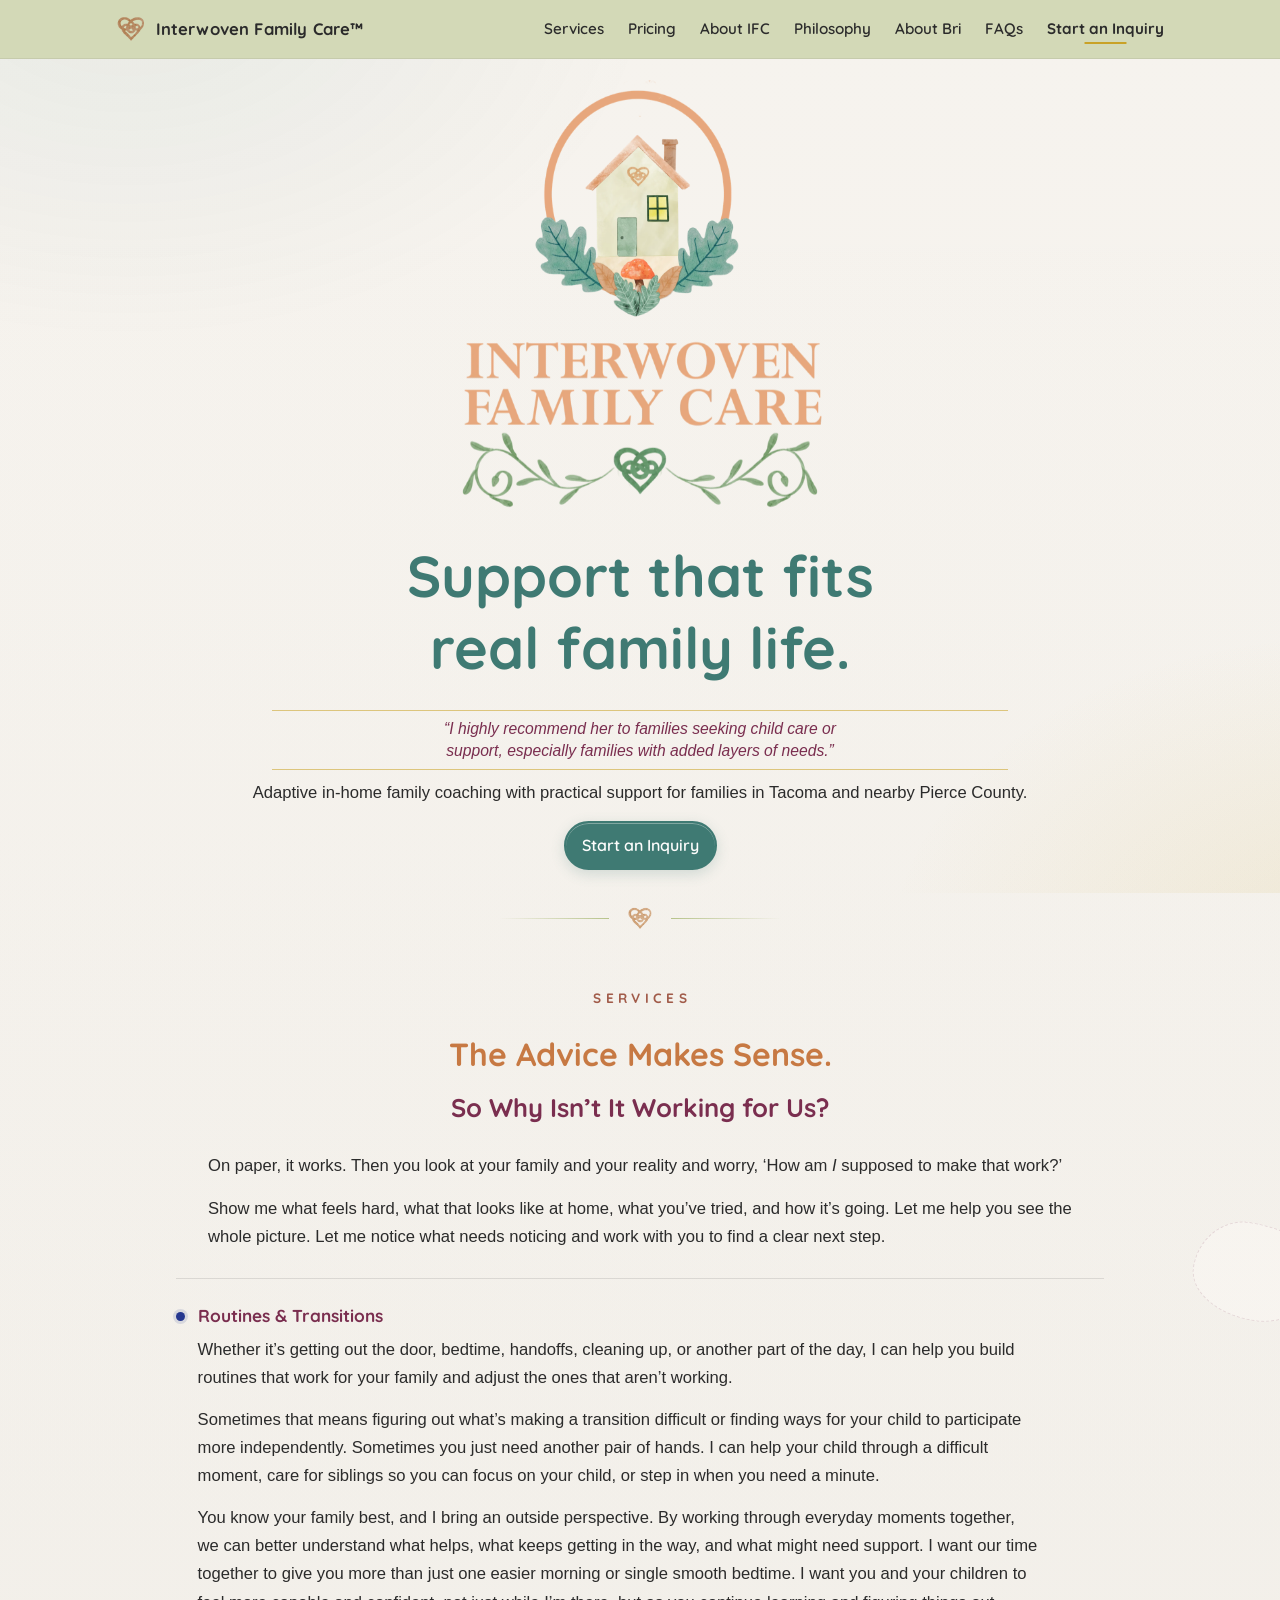
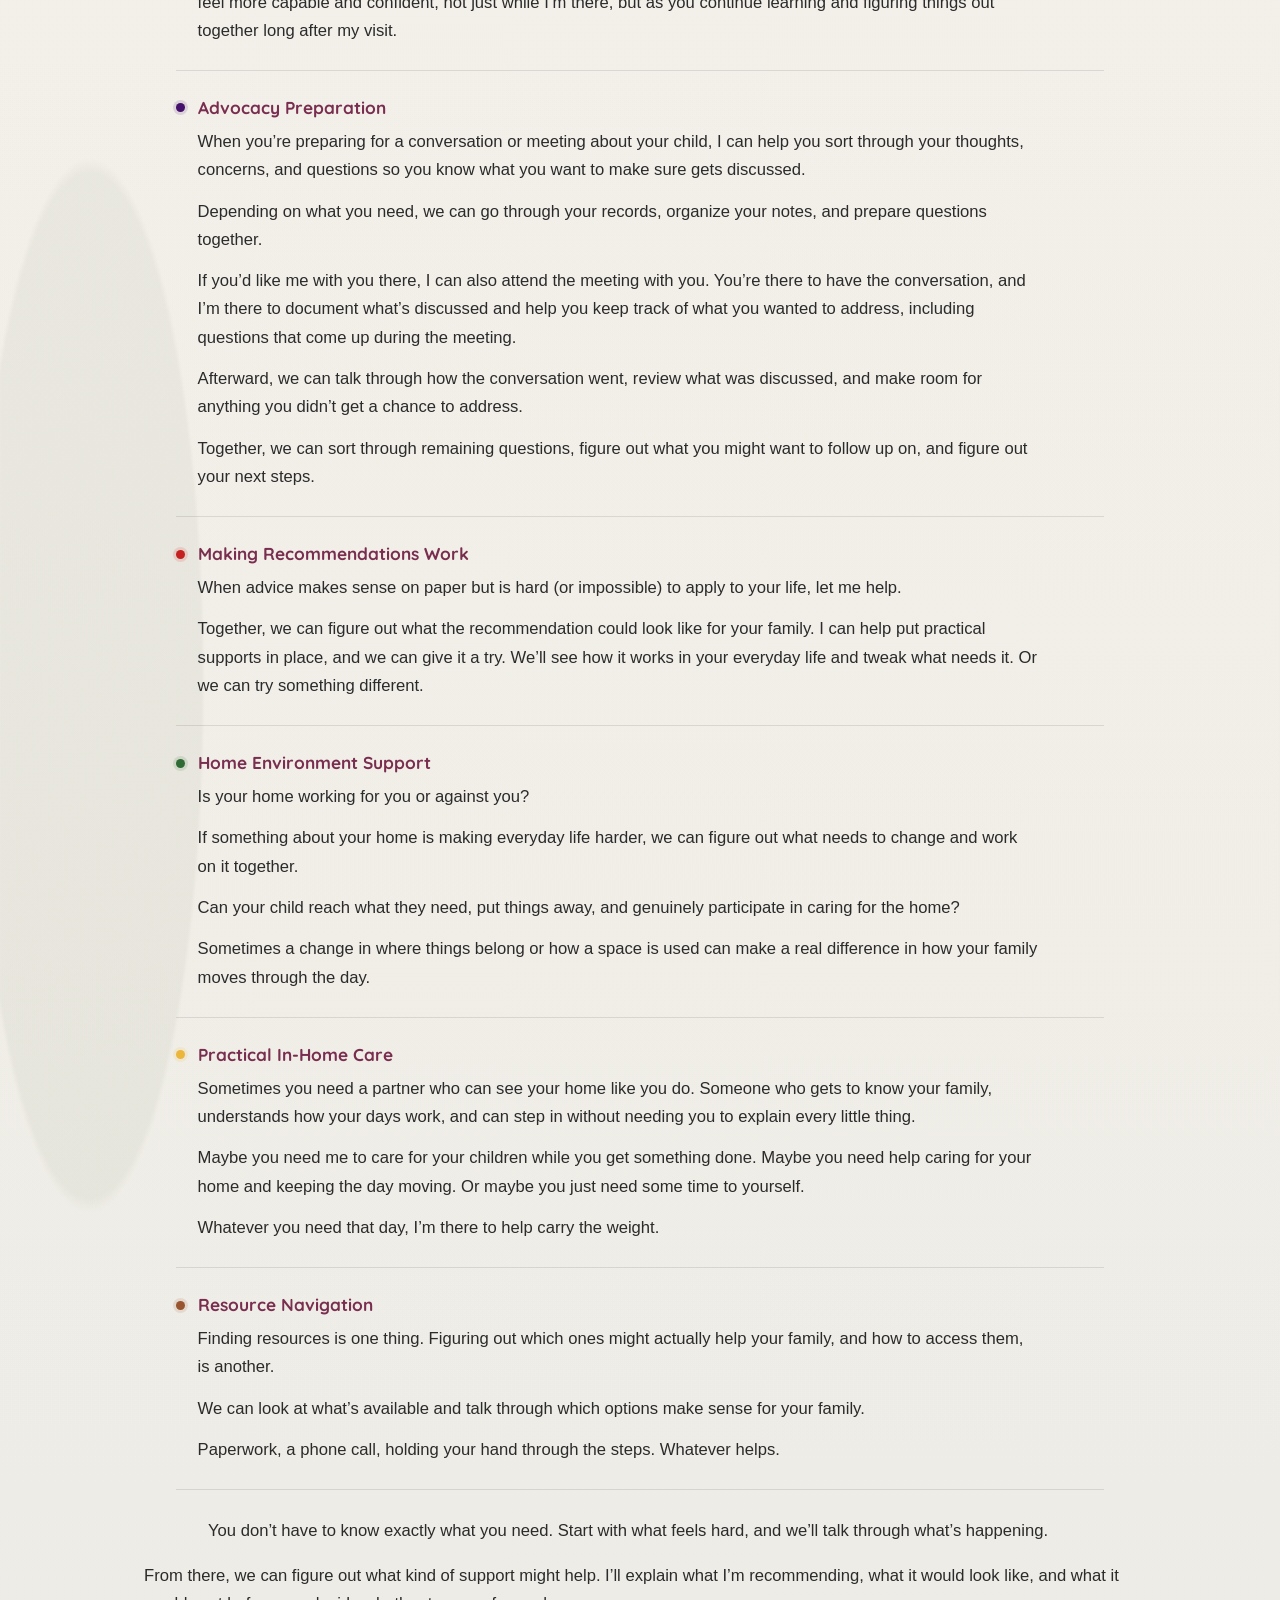
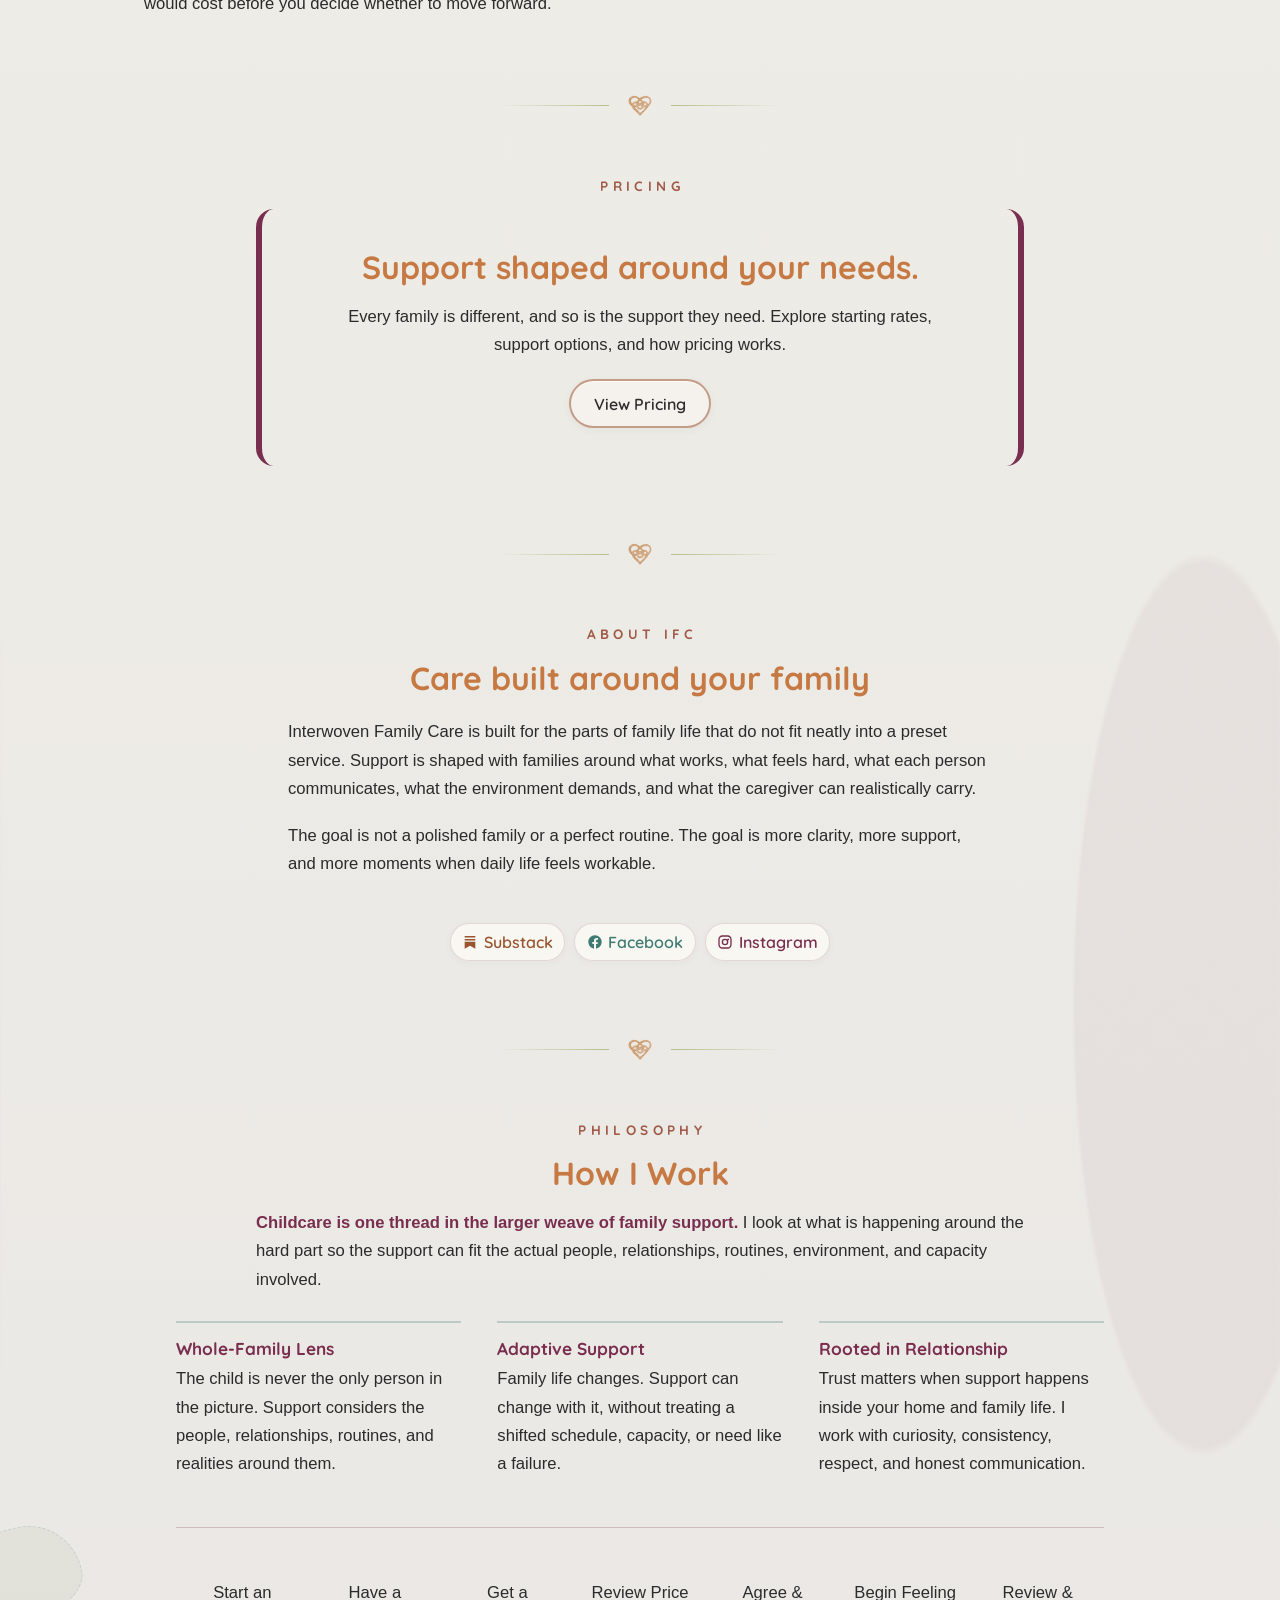
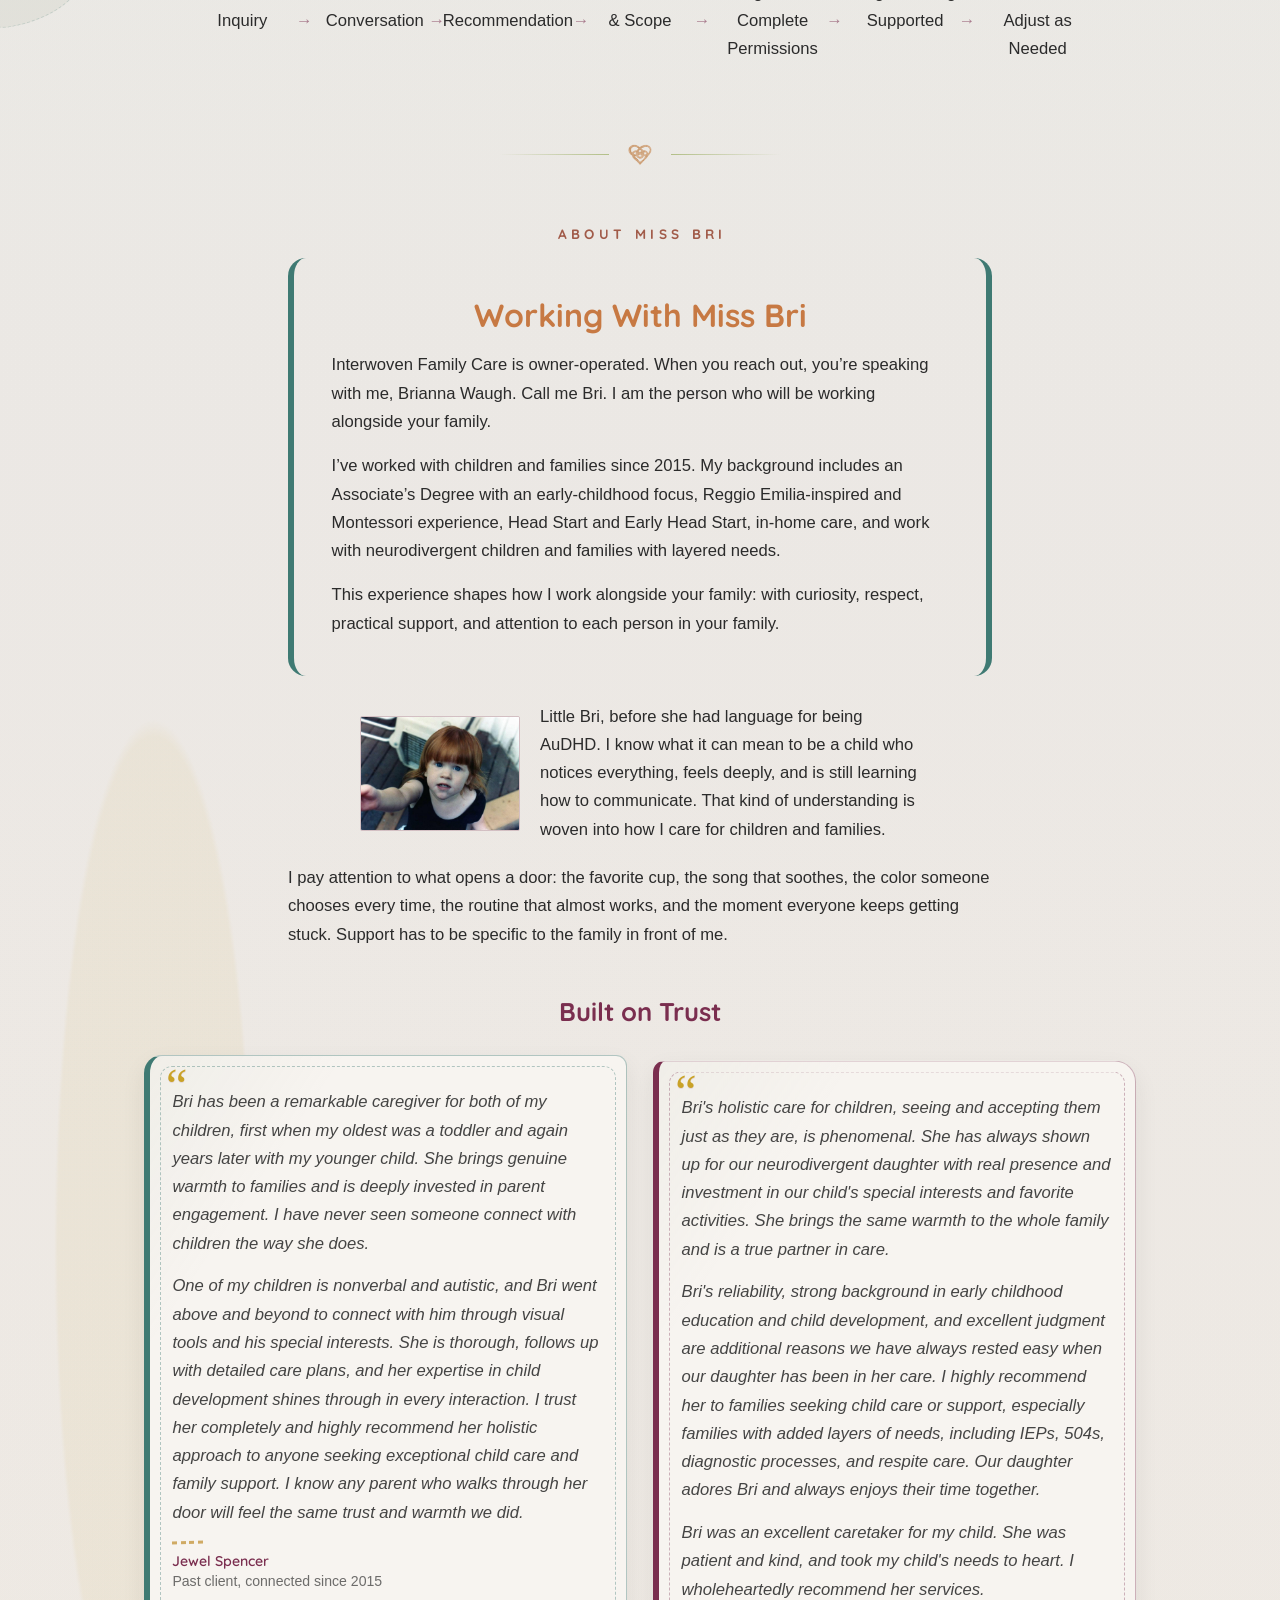
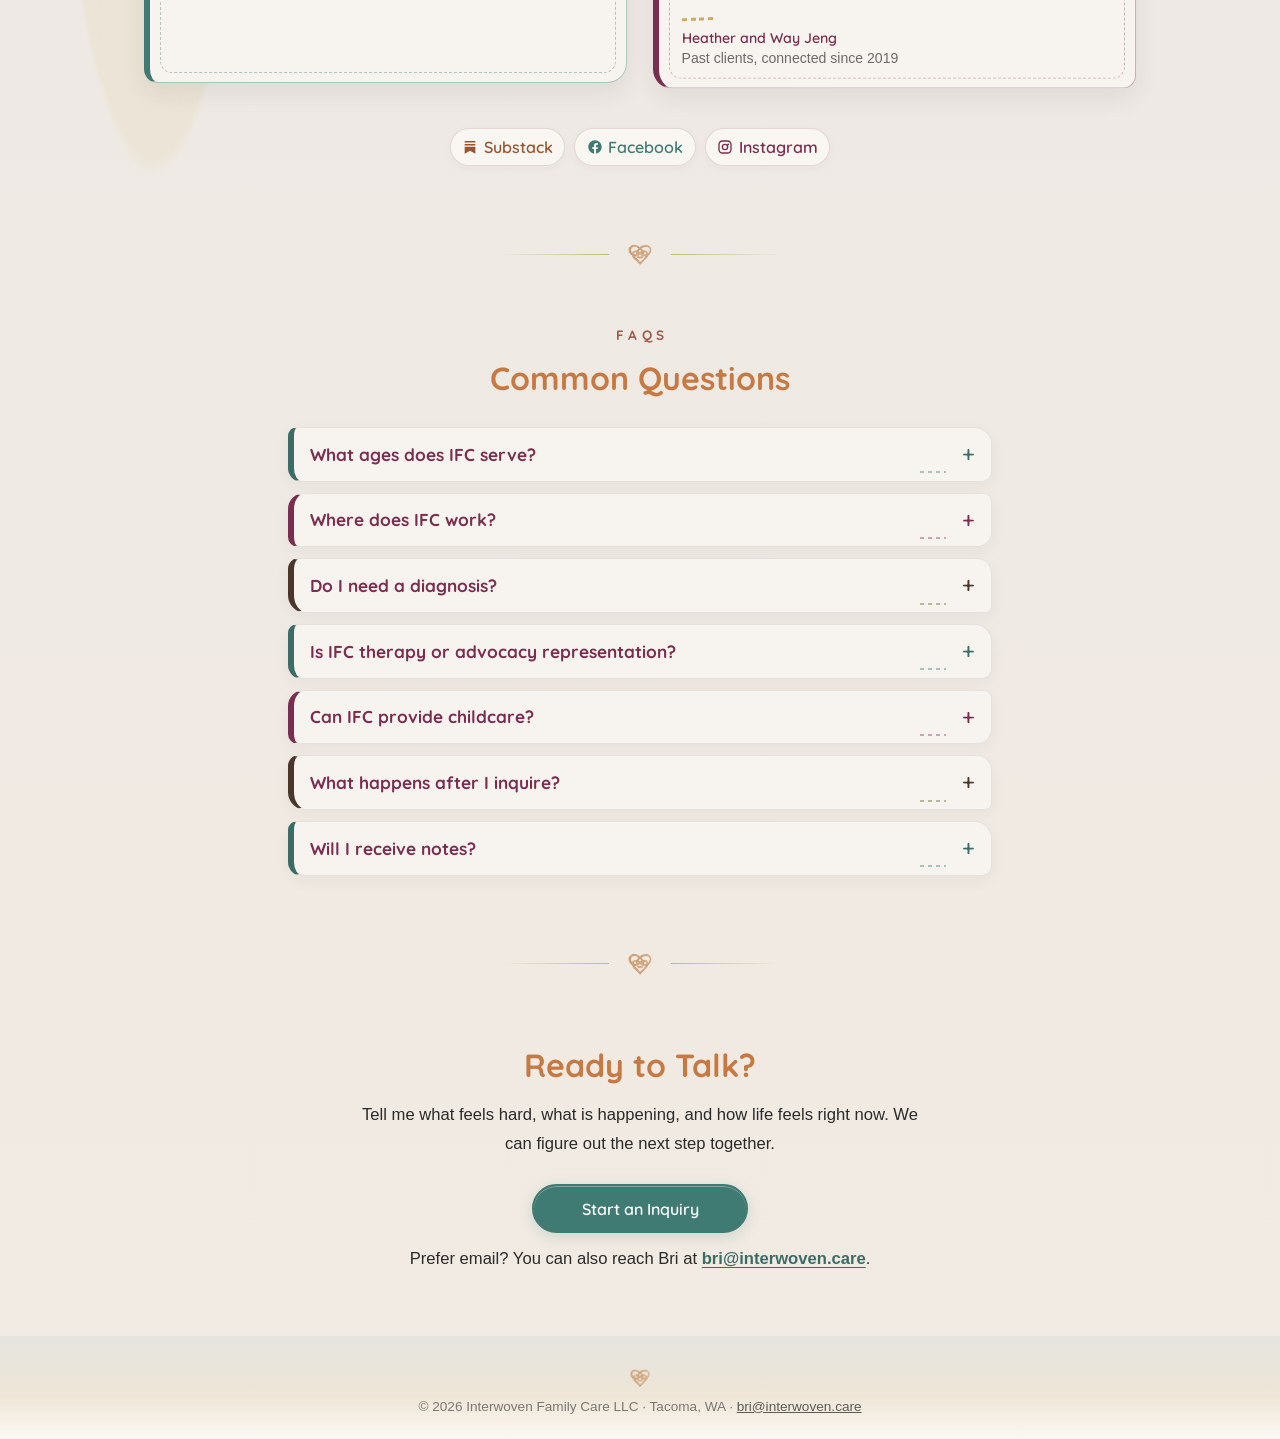
<file: index.html>
<!doctype html>
<html lang="en">
<head>
  <meta charset="utf-8">
  <meta name="viewport" content="width=device-width, initial-scale=1">
  <title>Interwoven Family Care™ | Family Coaching &amp; Practical Support</title>
  <meta name="description" content="Adaptive in-home family coaching and practical support for families with children and teens in Tacoma and nearby Pierce County, with virtual coaching offered separately.">
  <link rel="canonical" href="https://interwoven.care/">
  <link rel="icon" type="image/png" href="assets/heart.png">
  <link rel="apple-touch-icon" href="assets/apple-touch-icon.png">
  <meta name="theme-color" content="#F6F3EE">

  <meta property="og:type" content="website">
  <meta property="og:url" content="https://interwoven.care/">
  <meta property="og:title" content="Interwoven Family Care™">
  <meta property="og:description" content="Support that fits real family life: adaptive in-home family coaching and practical support in Tacoma and nearby Pierce County.">
  <meta property="og:image" content="https://interwoven.care/assets/og.png">
  <meta name="twitter:card" content="summary_large_image">

  <link rel="preconnect" href="https://fonts.googleapis.com">
  <link rel="preconnect" href="https://fonts.gstatic.com" crossorigin>
  <link href="https://fonts.googleapis.com/css2?family=Quicksand:wght@500;600;700&amp;display=swap" rel="stylesheet">

  <link rel="stylesheet" href="assets/typography.css">

  <style>
    :root {
      --teal: var(--ifc-smoky-dark-teal);
      --deep-teal: var(--ifc-teal-hover);
      --moss: var(--ifc-moss-sunlight);
      --copper: var(--ifc-copper);
      --ochre: var(--ifc-golden-ochre);
      --gold: var(--ifc-gold);
      --plum: var(--ifc-mulberry);
      --ivory: var(--ifc-page-bg);
      --ink: var(--ifc-body-text);
      --sunlit-moss: color-mix(in srgb, var(--ifc-moss-sunlight) 28%, var(--ifc-soft-ivory));
      --fabric-cream: var(--ifc-light-surface);
      --metal-thread: var(--ifc-gold);
      --nav-h: 3.6rem;
      --space-section: clamp(3rem, 7vh, 5rem);
      --space-section-compact: clamp(2.2rem, 5vh, 3.4rem);
      --space-divider: clamp(0.55rem, 1.5vh, 0.9rem);
      --space-heading-intro: 0.9rem;
      --space-intro-content: clamp(1.45rem, 3vh, 2.15rem);
      --space-section-tail: clamp(1.4rem, 3vh, 2.25rem);
      --action-primary: var(--ifc-primary-action);
      --action-primary-hover: var(--ifc-teal-hover);
      --action-schedule: var(--ifc-schedule-action);
      --action-schedule-hover: var(--ifc-mulberry-hover);
      --action-secondary-bg: color-mix(in srgb, var(--ifc-soft-ivory) 88%, transparent);
      --action-secondary-border: color-mix(in srgb, var(--ifc-copper) 54%, transparent);
      --action-text-on-dark: var(--ifc-action-text-on-dark);
    }

    * { box-sizing: border-box; }

    html { scroll-behavior: smooth; }

    body {
      margin: 0;
      color: var(--ink);
      background:
        linear-gradient(
          180deg,
          var(--ivory) 0%,
          color-mix(in srgb, var(--ifc-soft-ivory) 97%, var(--ifc-logo-peach)) 32%,
          color-mix(in srgb, var(--ifc-soft-ivory) 96%, var(--ifc-smoky-dark-teal)) 62%,
          color-mix(in srgb, var(--ifc-soft-ivory) 97%, var(--ifc-mulberry)) 100%
        );
      -webkit-font-smoothing: antialiased;
      text-rendering: optimizeLegibility;
    }

    .brand,
    .nav-links a:not(.nav-cta),
    .nav-cta,
    .announcement,
    .hero-quote span,
    summary {
      font-family: var(--font-brand);
    }

    ::selection { background: rgba(63, 122, 115, 0.28); }

    img { display: block; height: auto; }

    main {
      background:
        linear-gradient(
          180deg,
          rgba(246, 243, 238, 0) 0%,
          rgba(63, 122, 115, 0.035) 42%,
          rgba(122, 46, 79, 0.03) 68%,
          color-mix(in srgb, var(--ifc-dark-peach) 3.5%, transparent) 100%
        );
    }

    .skip-link {
      position: absolute;
      left: -999px;
      top: 0.5rem;
      z-index: 100;
      padding: 0.6em 1em;
      background: var(--plum);
      color: var(--ivory);
      border-radius: 999px;
      font-family: "Quicksand", sans-serif;
      text-decoration: none;
    }
    .skip-link:focus-visible { left: 0.5rem; }

    .sr-only {
      position: absolute;
      width: 1px;
      height: 1px;
      padding: 0;
      margin: -1px;
      overflow: hidden;
      clip: rect(0, 0, 0, 0);
      white-space: nowrap;
      border: 0;
    }

    /* ---------- Navbar ---------- */

    .nav {
      position: sticky;
      top: 0;
      z-index: 50;
      background: var(--sunlit-moss);
      -webkit-backdrop-filter: blur(10px);
      backdrop-filter: blur(10px);
      border-bottom: 1px solid rgba(43, 43, 43, 0.08);
    }

    .nav-inner {
      max-width: 68rem;
      margin: 0 auto;
      min-height: var(--nav-h);
      padding: 0.4rem 1.25rem;
      display: flex;
      align-items: center;
      gap: 1rem;
    }

    .brand {
      display: flex;
      align-items: center;
      gap: 0.6rem;
      text-decoration: none;
      color: var(--ink);
      font-family: "Quicksand", "Trebuchet MS", sans-serif;
      font-weight: 700;
      font-size: 1.04rem;
      letter-spacing: 0.01em;
    }

    .brand img {
      width: 30px;
      filter: brightness(0.86) saturate(1.12);
    }

    .nav-links {
      margin-left: auto;
      display: flex;
      align-items: center;
      gap: 1.5rem;
    }

    .nav-links a:not(.nav-cta) {
      position: relative;
      padding: 0.35rem 0;
      text-decoration: none;
      color: var(--ink);
      font-family: "Quicksand", "Trebuchet MS", sans-serif;
      font-weight: 600;
      font-size: 0.95rem;
      white-space: nowrap;
    }

    .nav-links a:not(.nav-cta)::after {
      content: "";
      position: absolute;
      left: 0;
      right: 0;
      bottom: 0;
      height: 2px;
      border-radius: 2px;
      background: var(--ifc-nav-detail);
      transform: scaleX(0);
      transform-origin: center;
      transition: transform 180ms ease;
    }

    .nav-links a:not(.nav-cta):hover,
    .nav-links a:not(.nav-cta).active,
    .nav-links a:not(.nav-cta)[aria-current] { color: var(--ink); }

    .nav-links a:not(.nav-cta):hover::after,
    .nav-links a:not(.nav-cta).active::after,
    .nav-links a:not(.nav-cta)[aria-current]::after { transform: scaleX(1); }

    .nav-links a.nav-inquiry {
      font-weight: 700;
    }

    .nav-links a.nav-inquiry::after {
      background: var(--ifc-nav-detail);
      transform: scaleX(0.36);
    }

    .nav-links a.nav-inquiry:hover::after,
    .nav-links a.nav-inquiry[aria-current]::after {
      transform: scaleX(1);
    }

    .nav-cta {
      padding: 0.72em 1.2em;
      border-radius: 999px;
      background: var(--action-primary);
      color: var(--action-text-on-dark);
      font-family: "Quicksand", "Trebuchet MS", sans-serif;
      font-weight: 600;
      font-size: 0.95rem;
      text-decoration: none;
      white-space: nowrap;
      box-shadow: inset 0 1px 0 rgba(255, 253, 249, 0.34), 0 3px 12px rgba(63, 122, 115, 0.18);
      transition: background-color 160ms ease, transform 160ms ease, box-shadow 160ms ease;
    }

    .nav-cta:hover {
      background: var(--action-primary-hover);
      color: var(--action-text-on-dark);
      transform: translateY(-1px);
      box-shadow: inset 0 1px 0 rgba(255, 253, 249, 0.28), 0 5px 15px rgba(63, 122, 115, 0.22);
    }

    a:focus-visible, button:focus-visible, summary:focus-visible {
      outline: 3px solid var(--plum);
      outline-offset: 3px;
      border-radius: 4px;
    }

    .nav-toggle {
      display: none;
      margin-left: auto;
      width: 44px;
      height: 44px;
      padding: 10px;
      border: 0;
      background: none;
      cursor: pointer;
    }

    .nav-toggle span {
      display: block;
      height: 2px;
      margin: 5px 0;
      border-radius: 2px;
      background: var(--ink);
      transition: transform 200ms ease, opacity 200ms ease;
    }

    .nav.open .nav-toggle span:nth-child(1) { transform: translateY(7px) rotate(45deg); }
    .nav.open .nav-toggle span:nth-child(2) { opacity: 0; }
    .nav.open .nav-toggle span:nth-child(3) { transform: translateY(-7px) rotate(-45deg); }

    @media (min-width: 1021px) and (max-width: 1080px) {
      .nav-links { gap: 1.05rem; }
    }

    @media (max-width: 1020px) {
      .nav-toggle { display: block; }

      .nav-links {
        display: none;
        position: absolute;
        top: 100%;
        left: 0;
        right: 0;
        flex-direction: column;
        align-items: stretch;
        gap: 0;
        padding: 0.5rem 1.25rem 1.1rem;
        background: var(--ivory);
        border-bottom: 1px solid rgba(43, 43, 43, 0.1);
        box-shadow: 0 14px 28px rgba(43, 43, 43, 0.1);
      }

      .nav.open .nav-links { display: flex; }

      .nav-links a:not(.nav-cta) {
        padding: 0.7rem 0.2rem;
        font-size: 1.05rem;
      }

      .nav-links a:not(.nav-cta)::after { display: none; }

      .nav-links a:not(.nav-cta)[aria-current] {
        padding-left: 0.75rem;
        box-shadow: inset 3px 0 0 var(--plum);
      }

      .nav-links a.nav-inquiry {
        padding-left: 0.75rem;
        box-shadow: inset 3px 0 0 rgba(63, 122, 115, 0.62);
      }

      .nav-cta {
        margin-top: 0.7rem;
        text-align: center;
        padding: 0.7em 1.2em;
        font-size: 1.05rem;
      }
    }

    /* ---------- Hero ---------- */

    .hero {
      min-height: 0;
      display: flex;
      flex-direction: column;
      align-items: center;
      justify-content: flex-start;
      text-align: center;
      padding: clamp(1rem, 2.4vh, 1.5rem) 1.5rem clamp(1.1rem, 2.6vh, 1.6rem);
      background-image:
        radial-gradient(55rem 38rem at 10% -10%, rgba(63, 122, 115, 0.08), transparent 60%),
        radial-gradient(48rem 34rem at 105% 108%, rgba(201, 162, 39, 0.12), transparent 60%);
    }

    /* The homepage house is intentionally larger than the secondary-page crest. */
    .hero .crest { width: min(63vw, 25vh, 220px); }

    .hero-wordmark { margin: 0; line-height: 0; }

    .wordmark {
      width: min(88vw, 42vh, 420px);
      margin-top: clamp(0.35rem, 1vh, 0.65rem);
    }

    .lede {
      margin: var(--space-intro-content) 0 0;
      text-wrap: balance;
      max-width: 44rem;
    }

    .sub {
      margin: 0.55rem 0 0;
      max-width: 54rem;
      color: var(--ink);
      text-wrap: balance;
    }

    .hero-situations {
      margin: 1rem auto 0;
      padding: 0;
      width: min(100%, 56rem);
      display: grid;
      grid-template-columns: repeat(4, minmax(0, 1fr));
      gap: 0.55rem;
      list-style: none;
    }

    .hero-situations a {
      display: flex;
      align-items: center;
      justify-content: center;
      width: 100%;
      min-height: 3.1rem;
      padding: 0.55em 0.9em;
      border: 1.5px solid rgba(122, 46, 79, 0.18);
      border-radius: 999px;
      background: rgba(255, 253, 249, 0.74);
      color: rgba(43, 43, 43, 0.82);
      font-size: 0.92rem;
      line-height: 1.3;
      text-align: center;
      text-decoration: none;
      box-shadow: 0 2px 9px rgba(43, 43, 43, 0.045);
      transition: transform 160ms ease, box-shadow 160ms ease, border-color 160ms ease;
    }

    .hero-situations a:hover {
      transform: translateY(-1.5px);
      box-shadow: 0 5px 16px rgba(43, 43, 43, 0.09);
    }

    .hero-situations li:nth-child(1) a {
      border-color: rgba(63, 122, 115, 0.46);
      background: rgba(63, 122, 115, 0.1);
    }

    .hero-situations li:nth-child(2) a {
      border-color: rgba(122, 46, 79, 0.42);
      background: rgba(122, 46, 79, 0.09);
    }

    .hero-situations li:nth-child(3) a {
      border-color: rgba(122, 150, 43, 0.42);
      background: rgba(122, 150, 43, 0.1);
    }

    .hero-situations li:nth-child(4) a {
      border-color: rgba(201, 162, 39, 0.54);
      background: rgba(201, 162, 39, 0.14);
    }

    .announcement {
      padding: 0.7rem 1.25rem;
      background: rgba(201, 162, 39, 0.2);
      border-bottom: 1px solid rgba(201, 162, 39, 0.36);
      font-family: "Quicksand", "Trebuchet MS", sans-serif;
      font-weight: 700;
      font-size: clamp(0.92rem, 2.2vw, 1rem);
      line-height: 1.35;
      color: var(--plum);
      text-align: center;
      text-wrap: balance;
      display: grid;
      justify-items: center;
      gap: 0.18rem;
    }

    .announcement p {
      margin: 0;
    }

    .announcement-main {
      font-size: clamp(0.98rem, 2.2vw, 1.08rem);
    }

    .announcement-support {
      font-weight: 600;
      color: rgba(43, 43, 43, 0.78);
    }

    .announcement-offer-row {
      margin-top: 0.18rem;
      display: flex;
      flex-wrap: wrap;
      justify-content: center;
      align-items: center;
      gap: 0.45rem 0.75rem;
    }

    .announcement-offer {
      font-size: 0.9rem;
      letter-spacing: 0.015em;
    }

    .announcement-offer-details {
      white-space: nowrap;
    }

    .announcement-cta {
      padding: 0.34rem 0.72rem;
      border: 1px solid rgba(122, 46, 79, 0.36);
      border-radius: 999px;
      background: rgba(255, 253, 249, 0.74);
      color: var(--plum);
      text-decoration-thickness: 2px;
      text-underline-offset: 0.18em;
    }

    .announcement-cta:focus-visible {
      outline: 3px solid rgba(63, 122, 115, 0.7);
      outline-offset: 3px;
    }

    @media (max-width: 720px) {
      .announcement {
        padding: 0.72rem 1rem 0.78rem;
        gap: 0.28rem;
      }

      .announcement-main,
      .announcement-support {
        max-width: 34rem;
      }

      .announcement-offer-row {
        gap: 0.5rem 0.65rem;
      }

      .hero-situations {
        grid-template-columns: repeat(2, minmax(0, 1fr));
      }

      .hero-situations a { min-height: 3.15rem; }
    }

    .hero-actions {
      margin-top: clamp(0.7rem, 1.5vh, 0.95rem);
      display: flex;
      flex-wrap: nowrap;
      justify-content: center;
      gap: 0.75rem;
      width: min(100%, 29rem);
    }

    .hero-actions .btn {
      flex: 1 1 0;
      min-width: 0;
      padding-left: 1em;
      padding-right: 1em;
    }

    .hero-quote {
      margin: var(--space-intro-content) auto 0;
      max-width: 46rem;
      padding: 0.45rem 0;
      border-top: 1px solid rgba(201, 162, 39, 0.56);
      border-bottom: 1px solid rgba(201, 162, 39, 0.56);
      border-radius: 0;
      background: transparent;
      font-style: italic;
      font-size: clamp(0.88rem, 1.9vw, 0.98rem);
      line-height: 1.4;
      color: var(--plum);
      text-align: center;
      text-wrap: balance;
      box-shadow: none;
    }

    .hero-quote span {
      display: inline;
      margin-left: 0.28rem;
      font-family: "Quicksand", "Trebuchet MS", sans-serif;
      font-style: normal;
      font-weight: 700;
      font-size: 0.88rem;
      color: var(--plum);
    }

    .btn {
      display: inline-block;
      min-height: 3.05rem;
      padding: 0.78em 1.45em;
      border-radius: 999px;
      border: 2px solid transparent;
      text-decoration: none;
      text-align: center;
      transition: background-color 160ms ease, color 160ms ease, transform 160ms ease, box-shadow 160ms ease, border-color 160ms ease;
    }

    .btn-primary {
      background: var(--action-primary);
      color: var(--action-text-on-dark);
      border-color: var(--action-primary);
      box-shadow: inset 0 1px 0 rgba(255, 253, 249, 0.34), 0 4px 14px rgba(63, 122, 115, 0.22);
    }

    .btn-primary:hover {
      background: var(--action-primary-hover);
      color: var(--action-text-on-dark);
      transform: translateY(-1.5px);
      box-shadow: inset 0 1px 0 rgba(255, 253, 249, 0.28), 0 7px 18px rgba(63, 122, 115, 0.26);
    }

    .btn-ghost {
      border: 2px solid var(--action-secondary-border);
      background: var(--action-secondary-bg);
      color: var(--ink);
      box-shadow: inset 0 1px 0 rgba(255, 253, 249, 0.72), 0 2px 10px rgba(43, 43, 43, 0.045);
    }

    .btn-ghost:hover {
      border-color: var(--plum);
      background: rgba(122, 46, 79, 0.08);
      transform: translateY(-1.5px);
    }

    .hero-actions .btn-primary {
      background: var(--action-primary);
      border-color: var(--action-primary);
      color: var(--action-text-on-dark);
      box-shadow: inset 0 1px 0 rgba(255, 253, 249, 0.34), 0 4px 14px rgba(63, 122, 115, 0.2);
    }

    .hero-actions .btn-ghost {
      border-color: var(--action-secondary-border);
      background: var(--action-secondary-bg);
      color: var(--ink);
      box-shadow: inset 0 1px 0 rgba(255, 253, 249, 0.72), 0 3px 12px rgba(43, 43, 43, 0.045);
    }

    .hero-actions .btn-ghost:hover {
      border-color: var(--plum);
      background: rgba(122, 46, 79, 0.08);
      box-shadow: 0 6px 16px rgba(122, 46, 79, 0.1);
    }

    .hero-actions .btn-primary:hover {
      background: var(--action-primary-hover);
      border-color: var(--action-primary-hover);
      color: var(--action-text-on-dark);
      box-shadow: inset 0 1px 0 rgba(255, 253, 249, 0.28), 0 7px 18px rgba(63, 122, 115, 0.24);
    }

    @media (max-width: 430px) {
      .hero-actions {
        gap: 0.55rem;
      }

      .hero-actions .btn {
        min-height: 2.9rem;
        padding: 0.68em 0.7em;
      }
    }

    /* ---------- Sections ---------- */

    section { scroll-margin-top: calc(var(--nav-h) + 1rem); }

    .anchor-target { scroll-margin-top: calc(var(--nav-h) + 1rem); }

    .section {
      padding: clamp(3.25rem, 8vh, 5.5rem) 1.5rem;
    }

    #offerings {
      padding-top: clamp(1.4rem, 3.5vh, 2.4rem);
    }

    .wrap { max-width: 44rem; margin: 0 auto; }
    .wrap-wide { max-width: 62rem; margin: 0 auto; }

    .eyebrow {
      margin: 0;
      text-indent: 0.32em;
      text-align: center;
    }

    h2 {
      margin: 0.7rem 0 1.2rem;
      text-align: center;
      text-wrap: balance;
    }


    .knot-divider {
      display: flex;
      align-items: center;
      justify-content: center;
      gap: 1.1rem;
      padding: 1.05rem 1.5rem;
    }

    .knot-divider::before,
    .knot-divider::after {
      content: "";
      height: 1px;
      width: min(110px, 22vw);
    }

    .knot-divider::before { background: linear-gradient(to left, rgba(122, 150, 43, 0.5), transparent); }
    .knot-divider::after { background: linear-gradient(to right, rgba(122, 150, 43, 0.5), transparent); }

    .knot-divider img { width: 26px; opacity: 0.9; }

    /* ---------- Philosophy ---------- */

    .pullquote {
      margin: 0.9rem 0 1.55rem;
      font-style: italic;
      font-size: clamp(1.25rem, 3vw, 1.6rem);
      line-height: 1.5;
      color: var(--plum);
      text-align: center;
      text-wrap: balance;
    }

    .values {
      margin-top: 2.5rem;
      margin-left: calc((44rem - min(54rem, calc(100vw - 3rem))) / 2);
      margin-right: calc((44rem - min(54rem, calc(100vw - 3rem))) / 2);
      display: grid;
      grid-template-columns: repeat(2, minmax(0, 1fr));
      gap: 2.25rem 1.7rem;
    }

    .values > div {
      padding-left: 0;
    }

    .values h3 {
      margin: 0 0 0.45rem;
      display: flex;
      align-items: center;
      gap: 0.55rem;
      font-family: "Quicksand", "Trebuchet MS", sans-serif;
      font-weight: 600;
      font-size: 1.06rem;
    }

    .values h3::before {
      content: "";
      flex: none;
      width: 10px;
      height: 10px;
      border-radius: 50%;
    }

    .values > div:nth-child(1) h3::before {
      background: radial-gradient(circle at 35% 30%, rgba(216, 154, 179, 0.95), var(--plum) 55%, #7A2E4F 100%);
    }

    .values > div:nth-child(2) h3::before {
      background: radial-gradient(circle at 35% 30%, rgba(151, 203, 197, 0.95), var(--teal) 55%, #3F7A73 100%);
    }

    .values > div:nth-child(3) h3::before {
      background: radial-gradient(circle at 35% 30%, rgba(247, 206, 166, 0.95), var(--copper) 55%, #98552F 100%);
    }

    .values > div:nth-child(4) h3::before {
      background: radial-gradient(circle at 35% 30%, rgba(214, 229, 138, 0.95), var(--moss) 55%, #7A962B 100%);
    }

    .values p { margin: 0; font-size: 0.97rem; line-height: 1.6; color: rgba(43, 43, 43, 0.78); }

    @media (max-width: 719px) {
      .values {
        grid-template-columns: 1fr;
        margin-left: 0;
        margin-right: 0;
      }
    }

    .how-i-work-intro {
      margin: var(--space-heading-intro) auto 0;
      max-width: 48rem;
      text-align: left;
    }

    .how-i-work-intro strong {
      color: var(--plum);
    }

    .how-i-work-principles {
      margin: var(--space-intro-content) auto 0;
      padding: 0;
      max-width: 58rem;
      display: grid;
      grid-template-columns: repeat(3, minmax(0, 1fr));
      gap: clamp(1.25rem, 3vw, 2.25rem);
      list-style: none;
    }

    .how-i-work-principles li {
      min-width: 0;
      padding-top: 0.85rem;
      border-top: 2px solid rgba(63, 122, 115, 0.28);
    }

    .how-i-work-principles h3 {
      margin: 0 0 0.35rem;
    }

    .how-i-work-principles p {
      margin: 0;
    }

    .how-i-work-start {
      margin: clamp(2rem, 5vw, 3rem) auto 0;
      padding-top: clamp(1.35rem, 3vw, 1.8rem);
      max-width: 58rem;
      border-top: 1px solid rgba(122, 46, 79, 0.24);
      text-align: center;
    }

    .how-i-work-start h3 {
      margin: 0;
      color: var(--plum);
      font-family: var(--font-brand);
      font-size: clamp(1.15rem, 2.5vw, 1.35rem);
    }

    .how-i-work-start p {
      margin: 0.65rem auto 0;
      max-width: 48rem;
      font-size: 1rem;
      line-height: 1.65;
    }

    .how-i-work-steps {
      margin: 1.25rem auto 0;
      padding: 0;
      display: grid;
      grid-template-columns: repeat(7, minmax(0, 1fr));
      list-style: none;
    }

    .how-i-work-steps li {
      position: relative;
      min-width: 0;
      padding: 0.15rem 0.8rem;

      text-align: center;
    }

    .how-i-work-steps li:not(:last-child)::after {
      content: "→";
      position: absolute;
      z-index: 1;
      top: 50%;
      right: -0.25rem;
      color: rgba(122, 46, 79, 0.58);
      transform: translateY(-50%);
    }

    @media (min-width: 720px) {
      .how-i-work-steps li:nth-child(3) {
        padding-inline: 0.1rem;
      }

      .how-i-work-steps li:nth-child(3)::after {
        right: -0.98rem;
      }
    }

    @media (max-width: 719px) {
      .how-i-work-principles {
        grid-template-columns: 1fr;
        gap: 1rem;
      }

      .how-i-work-start {
        margin-top: 1.8rem;
      }

      .how-i-work-steps {
        max-width: 18rem;
        grid-template-columns: 1fr;
        gap: 0.85rem;
      }

      .how-i-work-steps li {
        padding: 0 0 1rem;
      }

      .how-i-work-steps li:not(:last-child)::after {
        top: auto;
        right: auto;
        bottom: -0.35rem;
        left: 50%;
        content: "↓";
        transform: translateX(-50%);
      }
    }

    /* ---------- Offerings ---------- */

    .cards {
      margin-top: 2.2rem;
      display: grid;
      grid-template-columns: repeat(auto-fit, minmax(245px, 1fr));
      gap: 1.4rem;
    }

    .support-carousel-controls {
      display: none;
    }

    .js .support-carousel {
      margin-top: 2.2rem;
    }

    .js .support-carousel-viewport {
      overflow: hidden;
      max-width: 100%;
    }

    .js .support-carousel-track {
      --support-card-width: 100%;
      margin-top: 0;
      display: flex;
      align-items: stretch;
      gap: 1.4rem;
      transform: translateX(0);
      touch-action: pan-y;
      will-change: transform;
    }

    .js .support-carousel-track.is-animating {
      transition: transform 340ms cubic-bezier(0.33, 1, 0.68, 1);
    }

    .js .support-carousel-track > .flip-card {
      flex: 0 0 var(--support-card-width);
      min-width: 0;
    }

    .js .support-carousel .flip-card:focus-visible .card-face {
      outline-offset: -5px;
    }

    .js .support-carousel-controls {
      margin-top: 1.15rem;
      display: flex;
      align-items: center;
      justify-content: center;
      gap: 0.9rem;
    }

    .support-carousel-controls button {
      width: 3rem;
      height: 3rem;
      flex: 0 0 3rem;
      border: 2px solid var(--teal);
      border-radius: 999px;
      background: #F6F3EE;
      color: var(--deep-teal);
      font: 700 1.2rem/1 "Quicksand", "Trebuchet MS", sans-serif;
      cursor: pointer;
    }

    .support-carousel-controls button:hover {
      background: rgba(246, 243, 238, 0.96);
    }

    .support-carousel-controls button:focus-visible {
      outline: 3px solid var(--deep-teal);
      outline-offset: 3px;
    }

    .support-carousel-progress {
      margin: 0;
      min-width: 12.5rem;
      color: rgba(43, 43, 43, 0.68);
      font-family: "Quicksand", "Trebuchet MS", sans-serif;
      font-size: 0.84rem;
      font-weight: 700;
      line-height: 1.35;
      text-align: center;
    }

    .flip-card {
      display: grid;
      min-height: 18rem;
      border-radius: 14px;
      cursor: pointer;
      outline: none;
      perspective: 1000px;
    }

    .flip-card:focus-visible .card-face {
      outline: 3px solid rgba(122, 46, 79, 0.34);
      outline-offset: 4px;
    }

    .card-face {
      grid-area: 1 / 1;
      position: relative;
      background: rgba(255, 253, 249, 0.88);
      border: 1px solid rgba(43, 43, 43, 0.075);
      border-top: 4px solid var(--teal);
      border-radius: 14px;
      padding: 1.5rem 1.4rem 2.75rem;
      box-shadow: 0 4px 16px rgba(43, 43, 43, 0.055);
      backface-visibility: hidden;
      transform-style: preserve-3d;
      transition: transform 520ms ease, box-shadow 180ms ease;
    }

    .flip-card:hover .card-face,
    .flip-card:focus-visible .card-face {
      box-shadow: 0 7px 20px rgba(43, 43, 43, 0.085);
    }

    .cards .card-face {
      border-top-color: transparent;
      background:
        linear-gradient(rgba(255, 253, 249, 0.9), rgba(255, 253, 249, 0.9)) padding-box,
        var(--card-accent, linear-gradient(90deg, var(--teal), var(--teal))) border-box;
      border-top-width: 4px;
    }

    .flip-card[data-support-index="0"] { --card-accent: linear-gradient(90deg, rgba(63, 122, 115, 0.82), rgba(122, 150, 43, 0.34)); --card-heading: var(--deep-teal); }
    .flip-card[data-support-index="1"] { --card-accent: linear-gradient(90deg, rgba(122, 46, 79, 0.66), rgba(201, 162, 39, 0.36)); --card-heading: var(--plum); }
    .flip-card[data-support-index="2"] { --card-accent: linear-gradient(90deg, rgba(122, 150, 43, 0.66), rgba(63, 122, 115, 0.34)); --card-heading: var(--deep-teal); }
    .flip-card[data-support-index="3"] { --card-accent: linear-gradient(90deg, rgba(63, 122, 115, 0.78), rgba(122, 46, 79, 0.28)); --card-heading: var(--deep-teal); }
    .flip-card[data-support-index="4"] { --card-accent: linear-gradient(90deg, rgba(122, 150, 43, 0.62), rgba(201, 162, 39, 0.34)); --card-heading: var(--moss); }
    .flip-card[data-support-index="5"] { --card-accent: linear-gradient(90deg, rgba(201, 162, 39, 0.78), rgba(122, 46, 79, 0.28)); --card-heading: var(--plum); }
    .flip-card[data-support-index="6"] { --card-accent: linear-gradient(90deg, rgba(63, 122, 115, 0.7), rgba(201, 162, 39, 0.32)); --card-heading: var(--deep-teal); }
    .flip-card[data-support-index="7"] { --card-accent: linear-gradient(90deg, rgba(122, 46, 79, 0.6), rgba(122, 150, 43, 0.3)); --card-heading: var(--plum); }

    @media (min-width: 840px) {
      .cards {
        grid-template-columns: repeat(6, minmax(0, 1fr));
      }

      .flip-card {
        grid-column: span 2;
      }

      .flip-card:nth-child(7) {
        grid-column: 2 / span 2;
      }

      .flip-card:nth-child(8) {
        grid-column: 4 / span 2;
      }
    }

    @media (min-width: 640px) {
      .js .support-carousel-track {
        --support-card-width: calc((100% - 1.4rem) / 2);
      }
    }

    @media (min-width: 1024px) {
      .js .support-carousel-track {
        --support-card-width: calc((100% - 2.8rem) / 3);
      }
    }

    @media (max-width: 420px) {
      .js .support-carousel-controls {
        gap: 0.65rem;
      }

      .support-carousel-progress {
        min-width: 0;
        flex: 1 1 auto;
        font-size: 0.8rem;
      }
    }

    .card-face h3 {
      margin: 0 0 0.55rem;
      font-family: "Quicksand", "Trebuchet MS", sans-serif;
      font-weight: 700;
      font-size: 1.12rem;
      color: var(--card-heading, var(--ink));
    }

    .card-subtitle {
      display: block;
      margin: -0.28rem 0 0.75rem;
      font-family: "Quicksand", "Trebuchet MS", sans-serif;
      font-size: 0.82rem;
      font-weight: 700;
      letter-spacing: 0.09em;
      text-transform: uppercase;
      color: rgba(43, 43, 43, 0.58);
    }

    .card-face p { margin: 0 0 0.85rem; font-size: 0.97rem; line-height: 1.65; color: rgba(43, 43, 43, 0.8); }
    .card-face p:last-child { margin-bottom: 0; }

    .card-back {
      transform: rotateY(180deg);
    }

    .flip-card.is-flipped .card-front {
      transform: rotateY(-180deg);
    }

    .flip-card.is-flipped .card-back {
      transform: rotateY(0);
    }

    .card-kicker,
    .card-cue {
      display: block;
      font-family: "Quicksand", "Trebuchet MS", sans-serif;
      font-weight: 700;
      line-height: 1.4;
    }

    .card-kicker {
      margin-bottom: 0.45rem;
      font-size: 0.84rem;
      letter-spacing: 0.14em;
      text-transform: uppercase;
      color: var(--plum);
    }

    .card-cue {
      position: absolute;
      right: 1.15rem;
      bottom: 1rem;
      margin-top: 0;
      font-size: 0.76rem;
      color: rgba(122, 46, 79, 0.78);
      text-align: right;
    }

    .service-card-static {
      cursor: default;
    }

    .service-card-static .card-face {
      padding-bottom: 1.4rem;
    }

    .service-card-static .card-kicker {
      margin-bottom: 0.55rem;
    }

    .card-price {
      font-family: "Quicksand", "Trebuchet MS", sans-serif;
      font-weight: 700;
      color: var(--plum) !important;
    }

    .card-link {
      display: inline-block;
      margin-top: 0.15rem;
      font-family: "Quicksand", "Trebuchet MS", sans-serif;
      font-weight: 700;
      color: var(--deep-teal);
      text-underline-offset: 0.2em;
    }

    .card-link:hover {
      color: var(--plum);
    }

    .quote-cycle {
      margin: 2.1rem auto 0;
      max-width: 42rem;
      min-height: 8.4rem;
      text-align: center;
    }

    .quote-cycle blockquote {
      margin: 0;
      padding: 0;
    }

    .quote-cycle p {
      margin: 0;
      font-style: italic;
      font-size: clamp(1.08rem, 2.4vw, 1.35rem);
      line-height: 1.55;
      color: var(--deep-teal);
      text-wrap: balance;
    }

    .quote-cycle figcaption {
      margin-top: 0.65rem;
      font-family: "Quicksand", "Trebuchet MS", sans-serif;
      font-weight: 700;
      font-size: 0.93rem;
      line-height: 1.5;
      color: var(--plum);
      text-wrap: balance;
    }

    .quote-cycle figcaption span {
      display: block;
    }

    .quote-cycle figcaption span + span {
      font-weight: 600;
      color: var(--teal);
    }

    .section-actions {
      margin-top: 1.6rem;
      display: flex;
      justify-content: center;
    }

    /* ---------- Three paths into support ---------- */

    .section.path-overview {
      padding-top: var(--space-section-compact);
      padding-bottom: var(--space-section-compact);
    }

    #offerings .path-intro,
    #offerings .services-list + p {
      max-width: 54rem;
      margin-left: auto;
      margin-right: auto;
      text-align: left;
      text-wrap: pretty;
    }

    .path-intro { margin-top: 0; margin-bottom: 0; }

    .path-intro + .path-intro { margin-top: var(--space-heading-intro); }

    .services-list + p {
      margin-top: var(--space-intro-content);
      margin-bottom: 0;
    }

    #offerings > .wrap-wide > h2 {
      margin: var(--space-intro-content) 0 var(--space-heading-intro);
    }

    #offerings .section-subheading {
      margin: 0 0 var(--space-intro-content);
    }

    .path-grid {
      margin-top: var(--space-intro-content);
      display: grid;
      grid-template-columns: repeat(3, minmax(0, 1fr));
      gap: 1rem;
    }

    .path-card {
      --path-color: var(--teal);
      display: flex;
      min-height: 18rem;
      padding: 1.4rem 1.35rem 1.3rem;
      flex-direction: column;
      border: 1px solid rgba(43, 43, 43, 0.1);
      border-top: 5px solid var(--path-color);
      border-radius: 18px 14px 20px 13px;
      background: rgba(255, 253, 249, 0.86);
      color: var(--ink);
      text-decoration: none;
      box-shadow:
        inset 0 0 0 1px rgba(255, 253, 249, 0.6),
        0 8px 24px rgba(43, 43, 43, 0.07);
      transition: transform 180ms ease, box-shadow 180ms ease, border-color 180ms ease;
    }

    .path-card:nth-child(2) {
      --path-color: var(--plum);
      border-radius: 13px 21px 14px 19px;
    }

    .path-card:nth-child(3) {
      --path-color: var(--moss);
      border-radius: 20px 12px 17px 15px;
    }

    .path-card:hover {
      transform: translateY(-3px);
      box-shadow:
        inset 0 0 0 1px rgba(255, 253, 249, 0.68),
        0 13px 30px rgba(43, 43, 43, 0.11);
    }

    .path-kicker {
      color: var(--path-color);
      font-family: "Quicksand", "Trebuchet MS", sans-serif;
      font-weight: 700;
      font-size: 0.78rem;
      letter-spacing: 0.08em;
      line-height: 1.35;
      text-transform: uppercase;
    }

    .path-card h3 {
      margin: 0.7rem 0 0;
      font-family: "Quicksand", "Trebuchet MS", sans-serif;
      font-size: clamp(1.05rem, 1.7vw, 1.18rem);
      line-height: 1.4;
      text-wrap: balance;
    }

    .path-card p {
      margin: 0.75rem 0 1rem;
      font-size: 0.96rem;
      line-height: 1.6;
      color: rgba(43, 43, 43, 0.8);
    }

    .path-link {
      margin-top: auto;
      color: var(--path-color);
      font-family: "Quicksand", "Trebuchet MS", sans-serif;
      font-weight: 700;
      font-size: 0.9rem;
    }

    @media (max-width: 780px) {
      .path-grid {
        grid-template-columns: 1fr;
        max-width: 36rem;
        margin-right: auto;
        margin-left: auto;
      }

      .path-card {
        min-height: 0;
      }
    }

    /* ---------- Support + Steps ---------- */

    .fit-intro {
      margin: -0.25rem auto 0;
      max-width: 38rem;
      text-align: center;
      text-wrap: balance;
    }

    .support-bridge {
      margin: 1.75rem auto 0;
      max-width: 43rem;
    }

    .support-bridge p {
      margin: 0 auto 0.85rem;
      font-size: 1.02rem;
      line-height: 1.75;
      color: rgba(43, 43, 43, 0.82);
      text-align: left;
    }

    .support-bridge p:last-child {
      margin-bottom: 0;
    }

    #philosophy .pullquote { margin-bottom: 0.75rem; }
    #philosophy .wrap > p:not(.eyebrow):not(.pullquote) {
      margin: 0 auto 0.65rem;
      max-width: 42rem;
    }

    #philosophy .values { margin-top: 1.75rem; }

    .offerings-heading {
      margin-top: -0.35rem;
    }

    .services-intro {
      margin: var(--space-heading-intro) auto 0;
      max-width: 44rem;
      text-align: center;
      text-wrap: balance;
    }

    .services-list {
      margin: var(--space-intro-content) auto 0;
      padding: 0;
      max-width: 58rem;
      list-style: none;
    }

    .services-list li {
      min-width: 0;
      padding: clamp(1.15rem, 2.5vw, 1.55rem) 0;
      border-top: 1px solid rgba(43, 43, 43, 0.12);
    }

    .services-list li:last-child {
      border-bottom: 1px solid rgba(43, 43, 43, 0.12);
    }

    .service-details summary {
      display: block;
      list-style: none;
      padding: 0;
      cursor: default;
      pointer-events: none;
    }

    .service-details {
      border: 0;
      padding-left: 0;
    }

    .service-details summary::-webkit-details-marker {
      display: none;
    }

    .service-details summary::after {
      content: none;
    }

    .service-details summary h3 {
      position: relative;
      margin: 0;
      padding-left: 1.35rem;
    }

    .service-details summary h3::before {
      content: "";
      position: absolute;
      top: 0.48rem;
      left: 0;
      width: 0.56rem;
      height: 0.56rem;
      border-radius: 50%;
      background: var(--service-accent-color);
      box-shadow: 0 0 0 3px color-mix(in srgb, var(--service-accent-color) 13%, transparent);
    }

    .service-toggle {
      display: none;
    }

    /* Jewel markers follow the live service order without recoloring headings. */
    #offerings .services-list li:nth-child(1) { --service-accent-color: var(--ifc-sapphire); }
    #offerings .services-list li:nth-child(2) { --service-accent-color: var(--ifc-amethyst); }
    #offerings .services-list li:nth-child(3) { --service-accent-color: var(--ifc-ruby); }
    #offerings .services-list li:nth-child(4) { --service-accent-color: var(--ifc-emerald); }
    #offerings .services-list li:nth-child(5) { --service-accent-color: var(--ifc-topaz); }
    #offerings .services-list li:nth-child(6) { --service-accent-color: var(--ifc-copper); }

    .service-description {
      max-width: 54rem;
      padding: 0.55rem 0 0 1.35rem;
    }

    .service-description p {
      margin: 0;
      padding: 0;
    }

    .service-description p + p {
      margin-top: 0.82rem;
    }

    @media (max-width: 719px) {
      .services-list {
        max-width: 36rem;
      }

      .services-list li {
        padding: 0;
      }

      .service-details summary {
        min-height: 3.35rem;
        position: relative;
        display: flex;
        align-items: center;
        padding: 0.9rem 2.8rem 0.9rem 0;
        pointer-events: auto;
        cursor: pointer;
      }

      .service-details summary:focus-visible {
        outline: 3px solid color-mix(in srgb, var(--service-accent-color) 42%, transparent);
        outline-offset: 0.2rem;
        border-radius: 0.35rem;
      }

      .service-details summary h3 {
        width: 100%;
      }

      .service-toggle {
        width: 1.8rem;
        height: 1.8rem;
        position: absolute;
        right: 0.15rem;
        top: 50%;
        display: grid;
        place-items: center;
        transform: translateY(-50%);
        border: 1px solid color-mix(in srgb, var(--service-accent-color) 42%, transparent);
        border-radius: 50%;
        color: var(--service-accent-color);
        font-family: "Quicksand", "Trebuchet MS", sans-serif;
        font-size: 1.25rem;
        font-weight: 700;
        line-height: 1;
      }

      .service-toggle::before {
        content: "+";
      }

      .service-details[open] .service-toggle::before {
        content: "\2212";
      }

      .service-description {
        padding: 0 0 1.05rem;
      }
    }

    .steps {
      margin: 2rem auto 0;
      padding: 0;
      max-width: 56rem;
      display: grid;
      grid-template-columns: repeat(3, minmax(0, 1fr));
      gap: 1.2rem;
      counter-reset: steps;
      list-style: none;
    }

    .steps li {
      counter-increment: steps;
      padding: 1.35rem;
      border-top: 4px solid rgba(63, 122, 115, 0.72);
      border-radius: 14px;
      background: rgba(255, 253, 249, 0.88);
      box-shadow: 0 3px 14px rgba(43, 43, 43, 0.05);
      text-align: left;
    }

    .steps li:nth-child(2) { border-top-color: rgba(122, 46, 79, 0.66); }
    .steps li:nth-child(3) { border-top-color: rgba(122, 150, 43, 0.66); }

    .steps li::before {
      content: counter(steps);
      width: 2rem;
      height: 2rem;
      margin-bottom: 0.9rem;
      border-radius: 999px;
      display: grid;
      place-items: center;
      background: rgba(122, 46, 79, 0.1);
      color: var(--plum);
      font-family: "Quicksand", "Trebuchet MS", sans-serif;
      font-weight: 700;
    }

    .steps h3 {
      margin: 0 0 0.45rem;
      font-family: "Quicksand", "Trebuchet MS", sans-serif;
      font-size: 1.1rem;
    }

    .steps p {
      margin: 0;
      font-size: 0.97rem;
      line-height: 1.6;
      color: rgba(43, 43, 43, 0.78);
    }

    .payment-note {
      margin: 2.65rem auto 0;
      max-width: 42rem;
      padding: 0;
      text-align: center;
    }

    .payment-note::before {
      content: "";
      display: block;
      width: min(230px, 52vw);
      height: 1px;
      margin: 0 auto 2.05rem;
      background: linear-gradient(to right, transparent, rgba(122, 150, 43, 0.5), transparent);
    }

    .payment-note p:not(.eyebrow):not(.payment-kicker) {
      margin: 0 auto;
      max-width: 39rem;

      text-align: left;
    }

    .payment-note p:not(.eyebrow):not(.payment-kicker) + p:not(.payment-kicker) { margin-top: 0.75rem; }

    .payment-kicker {
      margin: 0 0 -0.1rem;
      font-family: "Quicksand", "Trebuchet MS", sans-serif;
      font-weight: 700;
      font-size: 1.08rem;
      line-height: 1.4;
      color: var(--plum);
      text-align: center;
    }

    .payment-note h2 {
      margin-top: 0.7rem;
    }

    .payment-actions {
      margin: 1.25rem auto 1.35rem;
      display: flex;
      justify-content: center;
    }

    .payment-note h2 + p {
      margin-top: 1.2rem;
    }

    .start-contact {
      margin: 2.45rem auto 0;
      max-width: 48rem;
      text-align: center;
    }

    .start-contact p {
      margin: 0 auto;
      max-width: 34rem;
    }

    .social-links {
      display: flex;
      flex-wrap: wrap;
      align-items: center;
      justify-content: center;
      gap: 0.55rem;
      margin: var(--space-section-compact) auto 0;
      color: rgba(43, 43, 43, 0.62);
      text-align: center;
    }

    .social-links a {
      display: inline-flex;
      align-items: center;
      gap: 0.35rem;
      min-height: 2.35rem;
      padding: 0.5rem 0.72rem;
      border: 1px solid rgba(122, 46, 79, 0.16);
      border-radius: 999px;
      background: rgba(255, 253, 249, 0.64);
      color: var(--plum);
      text-decoration: none;
      box-shadow: 0 2px 8px rgba(43, 43, 43, 0.035);
      transition: transform 160ms ease, border-color 160ms ease, background-color 160ms ease;
    }

    .social-links a:hover {
      transform: translateY(-1px);
      border-color: rgba(122, 46, 79, 0.36);
      background: rgba(255, 253, 249, 0.9);
    }

    .social-links svg {
      width: 1rem;
      height: 1rem;
      flex: none;
      fill: currentColor;
    }

    .social-links .instagram { color: #7A2E4F; }
    .social-links .facebook { color: #3F7A73; }
    .social-links .substack { color: #98552F; }

    /* ---------- Page-integrated, two-sided brackets ---------- */

    .bracketed-block {
      --bracket-color: var(--teal);
      margin: 0 auto;
      padding: clamp(1.5rem, 4vw, 2.35rem);
      border: 0;
      border-inline: 0.42rem solid var(--bracket-color);
      border-radius: 18px;
      background: transparent;
      box-shadow: none;
    }

    .early-bri-card h2 {
      margin-top: 0;
    }

    .early-bri-card p {
      margin: 0 0 1rem;
    }

    .early-bri-card p:last-child { margin-bottom: 0; }

    .social-band { padding: 2.3rem 1.5rem 2.8rem; }

    .social-band .social-links {
      margin-top: 0;
      font-size: 0.95rem;
    }

    .social-band .social-links span {
      flex-basis: 100%;
    }

    @media (max-width: 719px) {
      .steps {
        grid-template-columns: 1fr;
      }
    }

    .contact-actions {
      margin-top: 1.65rem;
      display: flex;
      flex-wrap: wrap;
      justify-content: center;
      gap: 1rem;
    }

    .contact-actions .btn {
      min-width: min(100%, 13.5rem);
    }

    .contact-actions .btn:hover {
      transform: translateY(-1.5px);
      box-shadow: 0 5px 16px rgba(43, 43, 43, 0.1);
    }

    .secondary-contact {
      margin: 1rem auto 0;
      max-width: 38rem;
    }

    .secondary-contact a {
      color: var(--deep-teal);
      font-weight: 600;
      text-underline-offset: 0.18em;
    }

    .btn-email {
      border-color: var(--action-secondary-border);
      background: var(--action-secondary-bg);
      color: var(--ink);
      box-shadow: inset 0 1px 0 rgba(255, 253, 249, 0.72), 0 3px 10px rgba(43, 43, 43, 0.045);
    }

    .btn-call {
      border-color: var(--action-primary);
      background: var(--action-primary);
      color: var(--action-text-on-dark);
      box-shadow: inset 0 1px 0 rgba(255, 253, 249, 0.34), 0 4px 14px rgba(63, 122, 115, 0.18);
    }

    .btn-schedule {
      border-color: var(--action-schedule);
      background: var(--action-schedule);
      color: var(--action-text-on-dark);
      box-shadow: inset 0 1px 0 rgba(255, 253, 249, 0.3), 0 4px 14px rgba(122, 46, 79, 0.18);
    }

    .btn-schedule:hover {
      border-color: var(--action-schedule-hover);
      background: var(--action-schedule-hover);
      color: var(--action-text-on-dark);
      box-shadow: inset 0 1px 0 rgba(255, 253, 249, 0.26), 0 7px 18px rgba(122, 46, 79, 0.24);
    }

    /* ---------- About ---------- */

    .about-grid {
      margin-top: 1.2rem;
      display: grid;
      grid-template-columns: 1fr;
      align-items: center;
    }

    .about-grid > div p:first-child { margin-top: 0; }
    .about-grid > div:last-child { max-width: 44rem; margin: 0 auto; }
    .about-copy p { margin: 0 0 1.15rem; }
    .about-copy p:last-child { margin-bottom: 0; }

    .founder-intro {
      margin: 0.35rem auto 1.25rem;
      max-width: 35rem;
      display: flex;
      align-items: center;
      justify-content: center;
      gap: 1.25rem;
    }

    .founder-portrait {
      flex: 0 0 auto;
      margin: 0;
      width: min(45vw, 10rem);
      padding: 0;
      border: 1px solid rgba(122, 46, 79, 0.22);
      border-radius: 2px;
      background: transparent;
      box-shadow: none;
    }

    .founder-portrait img {
      width: 100%;
      height: auto;
      border-radius: 1px;
    }

    .section .founder-caption {
      margin: 0;
      flex: 1;
      min-width: 0;
      max-width: 24rem;
      color: var(--ink);
      text-align: left;
      text-wrap: pretty;
    }
    #about-bri .bri-intro { text-align: left; }

    .bri-opening {
      display: block;
      margin-bottom: 0.55rem;
    }

    @media (max-width: 719px) {
      .about-grid { grid-template-columns: 1fr; }

      .founder-intro {
        flex-direction: column;
        gap: 0.85rem;
      }

      .section .founder-caption {
        flex: none;
        width: 100%;
        max-width: 24rem;
        text-align: left;
      }
    }

    /* ---------- Kind Words ---------- */

    #kind-words { background: rgba(255, 253, 249, 0.24); }

    .quotes {
      margin-top: 2.2rem;
      display: grid;
      grid-template-columns: repeat(auto-fit, minmax(250px, 1fr));
      gap: 1.4rem;
    }

    .quotes-pair {
      max-width: 62rem;
      margin-left: auto;
      margin-right: auto;
      grid-template-columns: repeat(2, minmax(0, 1fr));
      align-items: stretch;
    }

    @media (max-width: 980px) {
      .quotes-pair {
        max-width: 52rem;
        grid-template-columns: 1fr;
        align-items: start;
      }
    }

    .quote-card {
      position: relative;
      margin: 0;
      background: #F6F3EE;
      border: 1px solid rgba(43, 43, 43, 0.07);
      border-radius: 14px;
      padding: 2rem 1.4rem 1.4rem;
      box-shadow: 0 3px 14px rgba(43, 43, 43, 0.05);
    }

    .quote-card::before {
      content: "\201C";
      position: absolute;
      top: 0.35rem;
      left: 1rem;
      font-family: Georgia, "Times New Roman", serif;
      font-size: 3rem;
      line-height: 1;
      color: var(--ochre);
    }

    .quote-card blockquote {
      margin: 0;
      font-style: italic;
      font-size: 0.99rem;
      line-height: 1.65;
      color: rgba(43, 43, 43, 0.85);
    }

    .quote-card blockquote p { margin: 0; color: rgba(43,43,43,.88); }
    .quote-card blockquote p + p { margin-top: 0.9rem; }

    .quote-card figcaption {
      margin-top: 0.85rem;
      font-family: "Quicksand", "Trebuchet MS", sans-serif;
      font-weight: 600;
      font-size: 0.88rem;
      color: var(--plum);
    }

    .quote-card figcaption span {
      display: block;
      margin-top: 0.18rem;
      font-family: "Trebuchet MS", "Segoe UI", Verdana, sans-serif;
      font-weight: 400;
      color: rgba(43, 43, 43, 0.68);
    }

    /* ---------- FAQs ---------- */

    .faq-list { margin-top: 1.4rem; }

    details {
      border-bottom: 1px solid rgba(43, 43, 43, 0.1);
      border-left: 3px solid transparent;
      padding-left: 0.7rem;
    }

    details:nth-child(3n + 1) { border-left-color: rgba(63, 122, 115, 0.5); }
    details:nth-child(3n + 2) { border-left-color: rgba(122, 46, 79, 0.38); }
    details:nth-child(3n) { border-left-color: rgba(122, 150, 43, 0.42); }

    summary {
      display: flex;
      align-items: center;
      justify-content: space-between;
      gap: 1rem;
      padding: 1.05rem 0.2rem;
      cursor: pointer;
      list-style: none;
      font-family: "Quicksand", "Trebuchet MS", sans-serif;
      font-weight: 600;
      font-size: 1.05rem;
    }

    summary::-webkit-details-marker { display: none; }

    summary::after {
      content: "+";
      flex: none;
      font-size: 1.4rem;
      font-weight: 500;
      line-height: 1;
      color: var(--copper);
      transition: transform 200ms ease;
    }

    details[open] summary { color: var(--plum); }
    details[open] summary::after { transform: rotate(45deg); }

    details p { margin: 0; padding: 0 0.2rem 1.2rem; }

    /* ---------- Book ---------- */

    #book .btn-primary { margin-top: 1.6rem; font-size: 1.1rem; }

    /* ---------- Footer ---------- */

    footer {
      padding: 2rem 1rem 1.6rem;
      border-top: 0;
      background:
        linear-gradient(180deg, rgba(63, 122, 115, 0.08), rgba(201, 162, 39, 0.1) 58%, rgba(255, 253, 249, 0.68));
      display: flex;
      flex-direction: column;
      align-items: center;
      gap: 0.65rem;
      font-size: 0.85rem;
      color: rgba(43, 43, 43, 0.6);
      text-align: center;
    }

    footer img { width: 22px; opacity: 0.85; }

    footer a { color: rgba(43, 43, 43, 0.75); }

    /* ---------- Motion ---------- */

    .rise {
      opacity: 0;
      transform: translateY(14px);
      animation: rise 0.7s ease-out forwards;
    }

    .d1 { animation-delay: 0.05s; }
    .d2 { animation-delay: 0.15s; }
    .d3 { animation-delay: 0.25s; }
    .d4 { animation-delay: 0.35s; }
    .d5 { animation-delay: 0.45s; }

    @keyframes rise {
      to { opacity: 1; transform: translateY(0); }
    }

    .js [data-reveal] {
      opacity: 0;
      transform: translateY(16px);
      transition: opacity 0.7s ease, transform 0.7s ease;
    }

    .js [data-reveal].in {
      opacity: 1;
      transform: translateY(0);
    }

    /* ---------- Manual click-through sections ---------- */

    .clickthrough-controls {
      display: none;
    }

    .js .clickthrough .clickthrough-item {
      display: none;
    }

    .js .clickthrough .clickthrough-item.is-active {
      display: block;
    }

    .js .approach-clickthrough {
      max-width: 42rem;
      min-height: 17rem;
      margin: 1.75rem auto 0;
      display: block;
    }

    .js .approach-clickthrough .clickthrough-item {
      min-height: 12rem;
      padding: 1.55rem;
      border: 1px solid rgba(43, 43, 43, 0.08);
      border-top: 4px solid var(--active-color);
      border-radius: 14px;
      background: rgba(255, 253, 249, 0.88);
      box-shadow: 0 4px 16px rgba(43, 43, 43, 0.055);
    }

    .js .approach-clickthrough .clickthrough-item h3 {
      color: var(--active-ink);
    }

    .js .start-clickthrough {
      max-width: 42rem;
      min-height: 17rem;
      margin: 2rem auto 0;
    }

    .js .start-clickthrough .steps {
      margin-top: 0;
      display: block;
    }

    .js .start-clickthrough .steps li {
      min-height: 12rem;
      border-top-color: var(--active-color);
    }

    .js .start-clickthrough .steps li h3 {
      color: var(--active-ink);
    }

    .js .clickthrough-controls {
      margin-top: 1rem;
      display: flex;
      align-items: center;
      justify-content: center;
      gap: 0.9rem;
    }

    .clickthrough-controls button {
      width: 2.75rem;
      height: 2.75rem;
      border: 2px solid var(--active-color, var(--teal));
      border-radius: 999px;
      background: #F6F3EE;
      color: var(--active-ink, var(--deep-teal));
      font: 700 1.15rem/1 "Quicksand", "Trebuchet MS", sans-serif;
      cursor: pointer;
    }

    .clickthrough-controls button:hover {
      background: rgba(246, 243, 238, 0.96);
    }

    .clickthrough-controls button:focus-visible {
      outline: 3px solid var(--active-ink, var(--deep-teal));
      outline-offset: 3px;
    }

    .clickthrough-progress {
      margin: 0;
      min-width: 6rem;
      color: var(--active-ink, var(--deep-teal));
      font-family: "Quicksand", "Trebuchet MS", sans-serif;
      font-weight: 700;
      font-size: 0.9rem;
      text-align: center;
    }

    /* ---------- First visual revision: support and approach ---------- */

    @media (max-width: 980px) {
      .nav .nav-links,
      .nav.open .nav-links {
        background: var(--sunlit-moss);
      }
    }

    .hero-actions {
      width: auto;
    }

    .hero-actions .btn {
      flex: 0 1 auto;
      min-width: min(15rem, 100%);
    }

    .fit-intro-reduced,
    .fit-intro-standard {
      display: block;
    }

    .fit-intro-reduced {
      font-size: clamp(0.82rem, 1.4vw, 0.9rem);
      line-height: 1.65;
    }

    .fit-intro-standard {
      margin-top: 0.4rem;
    }

    .support-carousel {
      max-width: 46rem;
      margin-left: auto;
      margin-right: auto;
    }

    .js .support-carousel {
      margin-top: 2.35rem;
    }

    .support-carousel-stage {
      position: relative;
    }

    .js .support-carousel-viewport {
      overflow: hidden;
      border-radius: 24px;
    }

    .js .support-carousel-track {
      --support-card-width: 100%;
      gap: 1rem;
      align-items: stretch;
      transition: none;
    }

    .js .support-carousel-track.is-animating {
      transition: transform 280ms cubic-bezier(0.33, 1, 0.68, 1);
    }

    .support-card {
      position: relative;
      min-height: 27rem;
      padding: clamp(1.65rem, 4vw, 2.5rem) clamp(1.45rem, 4.5vw, 2.7rem) 5.4rem;
      overflow: hidden;
      border: 1px solid rgba(255, 253, 249, 0.22);
      border-radius: 24px;
      background: var(--panel-color, var(--deep-teal));
      color: #F6F3EE;
      box-shadow: 0 18px 42px rgba(43, 43, 43, 0.16);
    }

    .support-card::after {
      content: "";
      position: absolute;
      inset: 0.75rem;
      border: 1px dashed rgba(255, 253, 249, 0.28);
      border-radius: 17px;
      pointer-events: none;
    }

    .support-card[data-support-index="0"],
    .support-card[data-support-index="4"] {
      --panel-color: linear-gradient(145deg, #3F7A73, #3F7A73);
    }

    .support-card[data-support-index="1"],
    .support-card[data-support-index="5"] {
      --panel-color: linear-gradient(145deg, #7A2E4F, #591F39);
    }

    .support-card[data-support-index="2"],
    .support-card[data-support-index="6"] {
      --panel-color: linear-gradient(145deg, #667C23, #465719);
    }

    .support-card[data-support-index="3"],
    .support-card[data-support-index="7"] {
      --panel-color: linear-gradient(145deg, #98552F, #6F421B);
    }

    .js .support-carousel-track > .support-card {
      flex: 0 0 100%;
      min-width: 0;
      cursor: pointer;
    }

    .support-card h3 {
      position: relative;
      z-index: 1;
      margin: 0 0 0.5rem;
      color: #F6F3EE;
      font-family: var(--font-brand);
      font-size: clamp(1.35rem, 3vw, 1.8rem);
      line-height: 1.25;
    }

    .support-card p {
      position: relative;
      z-index: 1;
      margin: 0 0 0.85rem;
      color: rgba(255, 253, 249, 0.92);
      font-size: clamp(0.96rem, 1.7vw, 1.04rem);
      line-height: 1.68;
    }

    .support-card-kicker,
    .support-card-subtitle,
    .support-card-detail-title {
      position: relative;
      z-index: 1;
      display: block;
      font-family: var(--font-brand);
      font-weight: 700;
    }

    .support-card-kicker,
    .support-card-subtitle {
      margin-bottom: 0.7rem;
      color: rgba(255, 253, 249, 0.78);
      font-size: 0.8rem;
      letter-spacing: 0.13em;
      line-height: 1.45;
      text-transform: uppercase;
    }

    .support-card-subtitle {
      margin-top: -0.2rem;
    }

    .support-card .support-card-detail-title {
      margin-top: 1.15rem;
      padding-top: 1rem;
      border-top: 1px dashed rgba(255, 253, 249, 0.4);
      color: #F6F3EE;
      font-size: 0.93rem;
      letter-spacing: 0.04em;
      line-height: 1.5;
    }

    .support-card .support-card-price {
      margin-bottom: 0.3rem;
      color: #FFF4C7;
      font-family: var(--font-brand);
      font-weight: 700;
    }

    .support-card-link {
      position: relative;
      z-index: 2;
      display: inline-block;
      margin-top: 0.75rem;
      color: #F6F3EE;
      font-family: var(--font-brand);
      font-weight: 700;
      text-decoration-thickness: 2px;
      text-underline-offset: 0.25em;
    }

    .support-card-link:focus-visible {
      outline: 3px solid #F6F3EE;
      outline-offset: 4px;
      border-radius: 4px;
    }

    .support-carousel-arrow {
      display: none;
    }

    .js .support-carousel-arrow {
      position: absolute;
      z-index: 4;
      bottom: 1.25rem;
      display: grid;
      place-items: center;
      width: 2.8rem;
      height: 2.8rem;
      padding: 0;
      border: 1px solid rgba(43, 43, 43, 0.14);
      border-radius: 11px;
      background: rgba(255, 253, 249, 0.93);
      color: var(--plum);
      font: 700 1.8rem/1 var(--font-brand);
      box-shadow: 0 5px 16px rgba(43, 43, 43, 0.15);
      cursor: pointer;
    }

    .js .support-carousel-previous {
      left: 1.25rem;
    }

    .js .support-carousel-next {
      right: 1.25rem;
    }

    .support-carousel-arrow:hover {
      background: #F6F3EE;
      color: var(--deep-teal);
    }

    .support-carousel-arrow:focus-visible {
      outline: 3px solid #F6F3EE;
      outline-offset: 3px;
      box-shadow: 0 0 0 6px rgba(43, 43, 43, 0.5);
    }

    .approach-intro {
      margin: 0 auto;
      max-width: 44rem;
      text-align: center;
      text-wrap: balance;
    }

    .woven-approach {
      margin: 2.5rem auto 0;
      padding: 0.9rem 0.65rem 2.2rem;
      display: grid;
      grid-template-columns: repeat(4, minmax(0, 1fr));
      align-items: stretch;
    }

    .woven-panel {
      --panel-offset: 0rem;
      --panel-tilt: 0deg;
      position: relative;
      z-index: 1;
      min-height: 22rem;
      margin-left: -0.9rem;
      padding: 1.35rem 1.25rem 1.5rem;
      border: 1px solid rgba(255, 253, 249, 0.2);
      border-radius: 18px;
      background: var(--panel-color);
      color: #F6F3EE;
      box-shadow: 0 12px 28px var(--panel-shadow);
      transform: translateY(var(--panel-offset)) rotate(var(--panel-tilt));
      transition: transform 220ms ease, box-shadow 220ms ease, opacity 220ms ease;
    }

    .woven-panel:first-child {
      margin-left: 0;
    }

    .woven-panel:nth-child(1) {
      --panel-offset: 0.55rem;
      --panel-tilt: -0.5deg;
    }

    .woven-panel:nth-child(2) {
      --panel-offset: 0rem;
      --panel-tilt: 0.4deg;
    }

    .woven-panel:nth-child(3) {
      --panel-offset: 0.75rem;
      --panel-tilt: -0.35deg;
    }

    .woven-panel:nth-child(4) {
      --panel-offset: 0.2rem;
      --panel-tilt: 0.45deg;
    }

    .woven-panel::after {
      content: "";
      position: absolute;
      inset: 0.65rem;
      border: 1px dashed rgba(255, 253, 249, 0.28);
      border-radius: 12px;
      pointer-events: none;
    }

    .woven-panel.is-active {
      z-index: 5;
      opacity: 1;
      transform: translateY(calc(var(--panel-offset) - 0.55rem)) rotate(0deg) scale(1.018);
      box-shadow: 0 20px 38px var(--panel-shadow);
    }

    .woven-panel:not(.is-active) {
      opacity: 0.82;
    }

    .woven-panel h3 {
      position: relative;
      z-index: 1;
      margin: 0;
    }

    .woven-panel button {
      width: 100%;
      min-height: 2.75rem;
      padding: 0.15rem 0;
      border: 0;
      background: transparent;
      color: #F6F3EE;
      font: 700 1.03rem/1.35 var(--font-brand);
      text-align: left;
      cursor: pointer;
    }

    .woven-panel button:focus-visible {
      outline: 3px solid #F6F3EE;
      outline-offset: 4px;
      border-radius: 4px;
    }

    .woven-panel-content {
      position: relative;
      z-index: 1;
      margin-top: 0.85rem;
    }

    .woven-panel-content p {
      margin: 0;
      color: rgba(255, 253, 249, 0.92);
      font-size: 0.91rem;
      line-height: 1.62;
    }

    .approach-start {
      margin: 3.5rem auto 0;
      max-width: 58rem;
      padding-top: 2rem;
      border-top: 1px solid rgba(122, 46, 79, 0.18);
    }

    .approach-start-heading {
      margin: 0;
      color: var(--plum);
      font-family: var(--font-brand);
      font-size: 1.25rem;
      text-align: center;
    }

    .start-thread {
      position: relative;
      margin-top: 1.7rem;
      display: grid;
      grid-template-columns: repeat(3, minmax(0, 1fr));
      gap: 1.5rem;
    }

    .start-thread::before {
      content: "";
      position: absolute;
      top: 0.45rem;
      left: 12%;
      right: 12%;
      border-top: 2px dashed rgba(122, 46, 79, 0.28);
    }

    .start-thread article {
      position: relative;
      padding: 1.75rem 1rem 0;
      text-align: center;
    }

    .start-thread article::before {
      content: "";
      position: absolute;
      z-index: 1;
      top: 0;
      left: calc(50% - 0.48rem);
      width: 0.95rem;
      height: 0.95rem;
      border: 3px solid var(--ivory);
      border-radius: 50%;
      background: var(--teal);
      box-shadow: 0 0 0 1px rgba(43, 43, 43, 0.08);
    }

    .start-thread article:nth-child(2)::before {
      background: var(--plum);
    }

    .start-thread article:nth-child(3)::before {
      background: var(--moss);
    }

    .start-thread h4 {
      margin: 0 0 0.55rem;
      color: var(--deep-teal);
      font-family: var(--font-brand);
      font-size: 1rem;
    }

    .start-thread article:nth-child(2) h4 {
      color: var(--plum);
    }

    .start-thread article:nth-child(3) h4 {
      color: #4A362A;
    }

    .start-thread p {
      margin: 0;
      font-size: 0.94rem;
      line-height: 1.62;
      text-align: left;
    }

    .process-list {
      margin: 1.7rem 0 0;
      padding: 0;
      display: grid;
      grid-template-columns: repeat(2, minmax(0, 1fr));
      gap: 1rem;
      list-style: none;
      counter-reset: support-step;
    }

    .process-list li {
      position: relative;
      min-width: 0;
      padding: 1.05rem 1.1rem 1.05rem 3.4rem;
      border: 1px solid rgba(63, 122, 115, 0.2);
      border-radius: 1rem;
      background: rgba(255, 253, 249, 0.72);
      box-shadow: 0 8px 24px rgba(43, 43, 43, 0.05);
      counter-increment: support-step;
    }

    .process-list li::before {
      content: counter(support-step);
      position: absolute;
      top: 1rem;
      left: 1rem;
      width: 1.7rem;
      height: 1.7rem;
      display: grid;
      place-items: center;
      border-radius: 50%;
      background: var(--teal);
      color: var(--ivory);
      font-family: var(--font-brand);
      font-weight: 700;
    }

    .process-list strong,
    .process-list span {
      display: block;
    }

    .process-list strong {
      color: var(--deep-teal);
      font-family: var(--font-brand);
      line-height: 1.35;
    }

    .process-list span {
      margin-top: 0.35rem;
      font-size: 0.94rem;
      line-height: 1.55;
    }

    @media (max-width: 900px) {
      .support-card {
        min-height: 0;
        padding: 1.65rem 1.35rem 5.25rem;
      }

      .js .support-carousel-previous {
        left: 1rem;
      }

      .js .support-carousel-next {
        right: 1rem;
      }

      .woven-approach {
        display: block;
        padding: 0;
      }

      .woven-panel,
      .woven-panel:first-child,
      .woven-panel.is-active {
        min-height: 0;
        margin: 0.8rem 0 0;
        padding: 1.05rem 1.2rem 1.2rem;
        transform: none;
      }

      .woven-panel:not(.is-active) {
        opacity: 0.92;
      }

      .woven-panel button {
        position: relative;
        padding-right: 2rem;
      }

      .woven-panel button::after {
        content: "+";
        position: absolute;
        top: 0;
        right: 0;
        font-size: 1.5rem;
        line-height: 1;
      }

      .woven-panel.is-active button::after {
        content: "\2212";
      }

      .js .woven-panel:not(.is-active) .woven-panel-content {
        display: none;
      }

      .approach-start {
        margin-top: 2.75rem;
      }

      .start-thread {
        display: block;
        margin-top: 1.3rem;
      }

      .start-thread::before {
        top: 0.6rem;
        bottom: 0.9rem;
        left: 0.48rem;
        right: auto;
        border-top: 0;
        border-left: 2px dashed rgba(122, 46, 79, 0.28);
      }

      .start-thread article {
        padding: 0 0 1.5rem 2.25rem;
        text-align: left;
      }

      .start-thread article::before {
        top: 0.15rem;
        left: 0;
      }

      .start-thread p {
        text-align: left;
      }
    }

    /* ---------- Price summary and closing invitation ---------- */

    #pricing .payment-note {
      max-width: 68rem;
    }

    .pricing-summary-grid {
      margin: 1.7rem auto 0;
      display: grid;
      grid-template-columns: repeat(5, minmax(0, 1fr));
      gap: 0.85rem;
    }

    .pricing-summary-grid article {
      padding: 1rem;
      border: 1px solid rgba(43, 43, 43, 0.08);
      border-top: 4px solid var(--teal);
      border-radius: 12px;
      background: rgba(255, 253, 249, 0.88);
      text-align: left;
    }

    .pricing-summary-grid article:nth-child(2) { border-top-color: var(--plum); }
    .pricing-summary-grid article:nth-child(3) { border-top-color: var(--copper); }
    .pricing-summary-grid article:nth-child(4) { border-top-color: var(--moss); }
    .pricing-summary-grid article:nth-child(5) { border-top-color: var(--teal); }

    .pricing-summary-grid h3 {
      margin: 0 0 0.55rem;
      font-family: "Quicksand", "Trebuchet MS", sans-serif;
      font-size: 0.83rem;
      line-height: 1.4;
      letter-spacing: 0.06em;
      text-transform: uppercase;
    }

    .payment-note .pricing-summary-grid p {
      margin: 0;
      max-width: none;
      color: var(--plum);
      font-family: "Quicksand", "Trebuchet MS", sans-serif;
      font-weight: 700;
      font-size: 0.93rem;
      line-height: 1.45;
      text-align: left;
    }

    .final-inquiry {
      padding-top: clamp(3rem, 7vw, 5.5rem);
      padding-bottom: clamp(3rem, 7vw, 5.5rem);
      text-align: center;
    }

    .final-inquiry .wrap > p:not(.eyebrow) {
      margin: 0.75rem auto 0;
      max-width: 36rem;
    }

    @media (max-width: 980px) {
      .pricing-summary-grid {
        grid-template-columns: repeat(2, minmax(0, 1fr));
      }

      .pricing-summary-grid article:last-child {
        grid-column: 1 / -1;
      }
    }

    @media (max-width: 540px) {
      .pricing-summary-grid {
        grid-template-columns: 1fr;
      }

      .pricing-summary-grid article:last-child {
        grid-column: auto;
      }
    }

    /* ---------- Visible mending / fabric system ---------- */

    main {
      position: relative;
      isolation: isolate;
      background:
        radial-gradient(ellipse at 7% 29%, rgba(156, 167, 140, 0.11) 0 7rem, transparent 7.2rem),
        radial-gradient(ellipse at 94% 54%, rgba(122, 46, 79, 0.055) 0 8rem, transparent 8.2rem),
        radial-gradient(ellipse at 12% 78%, rgba(201, 162, 39, 0.07) 0 6rem, transparent 6.2rem),
        linear-gradient(
          180deg,
          rgba(246, 243, 238, 0) 0%,
          rgba(63, 122, 115, 0.035) 42%,
          rgba(122, 46, 79, 0.03) 68%,
          rgba(201, 162, 39, 0.035) 100%
        );
    }

    #offerings,
    #philosophy,
    #kind-words {
      position: relative;
      isolation: isolate;
      overflow: clip;
    }

    #offerings > .wrap-wide,
    #philosophy > .wrap-wide,
    #kind-words > .wrap-wide {
      position: relative;
      z-index: 1;
    }

    #offerings::before,
    #philosophy::before,
    #kind-words::before {
      content: "";
      position: absolute;
      z-index: 0;
      width: clamp(5.5rem, 10vw, 8.5rem);
      aspect-ratio: 1.35;
      border: 1px dashed rgba(122, 46, 79, 0.15);
      border-radius: 38% 62% 48% 52% / 55% 43% 57% 45%;
      background: rgba(255, 253, 249, 0.34);
      pointer-events: none;
    }

    #offerings::before {
      top: 12%;
      right: -2.7rem;
      transform: rotate(9deg);
    }

    #philosophy::before {
      bottom: 16%;
      left: -3rem;
      border-color: rgba(63, 122, 115, 0.17);
      border-radius: 58% 42% 61% 39% / 44% 57% 43% 56%;
      background: rgba(156, 167, 140, 0.11);
      transform: rotate(-11deg);
    }

    #kind-words::before {
      top: 10%;
      right: -2.4rem;
      border-color: rgba(199, 154, 69, 0.24);
      background: rgba(201, 162, 39, 0.075);
      transform: rotate(7deg);
    }

    /* All homepage dividers retain the lighter 1px gradient and unfiltered heart. */

    #offerings {
      padding-bottom: clamp(2.1rem, 4.5vh, 3.15rem);
    }

    .quote-cycle {
      min-height: 7.4rem;
    }

    .knot-divider + #philosophy {
      padding-top: var(--space-section-compact);
    }

    .support-card {
      --panel-ink: var(--deep-teal);
      --stitch-color: rgba(63, 122, 115, 0.42);
      min-height: 27rem;
      border-color: rgba(43, 43, 43, 0.12);
      background: var(--panel-color, var(--deep-teal));
      color: var(--ink);
      box-shadow:
        0 18px 42px rgba(43, 43, 43, 0.13),
        inset 0 0 0 1px rgba(255, 253, 249, 0.18);
    }

    .support-card::before {
      content: "";
      position: absolute;
      z-index: 0;
      inset: 0.66rem;
      border-radius: 18px 16px 19px 15px;
      background:
        linear-gradient(118deg, rgba(156, 167, 140, 0.065), transparent 26%),
        var(--fabric-cream);
      box-shadow: inset 0 0 0 1px rgba(43, 43, 43, 0.055);
      pointer-events: none;
    }

    .support-card::after {
      z-index: 0;
      inset: 0.93rem;
      border-color: var(--stitch-color);
      border-radius: 14px 13px 15px 12px;
    }

    .support-card[data-support-index="0"],
    .support-card[data-support-index="4"] {
      --panel-ink: #285D57;
      --stitch-color: rgba(63, 122, 115, 0.46);
    }

    .support-card[data-support-index="1"],
    .support-card[data-support-index="5"] {
      --panel-ink: #6B2945;
      --stitch-color: rgba(122, 46, 79, 0.42);
    }

    .support-card[data-support-index="2"],
    .support-card[data-support-index="6"] {
      --panel-ink: #4A362A;
      --stitch-color: rgba(82, 101, 28, 0.44);
    }

    .support-card[data-support-index="3"],
    .support-card[data-support-index="7"] {
      --panel-ink: #7A4C20;
      --stitch-color: rgba(141, 90, 39, 0.44);
    }

    .support-card h3 {
      color: var(--panel-ink);
    }

    .support-card p {
      color: rgba(43, 43, 43, 0.86);
    }

    .support-card-kicker,
    .support-card-subtitle {
      color: var(--panel-ink);
    }

    .support-card .support-card-detail-title {
      border-top-color: var(--stitch-color);
      color: var(--panel-ink);
    }

    .support-card .support-card-price,
    .support-card-link {
      color: var(--panel-ink);
    }

    .support-card-link:focus-visible {
      outline-color: var(--panel-ink);
      box-shadow: 0 0 0 3px var(--fabric-cream);
    }

    .woven-approach {
      position: relative;
      padding: 1.2rem 1rem 2.7rem;
      grid-template-columns: 1.12fr 0.94fr 1.08fr 0.86fr;
      align-items: center;
    }

    .woven-approach::before,
    .woven-approach::after {
      content: "";
      position: absolute;
      z-index: 4;
      pointer-events: none;
    }

    .woven-approach::before {
      top: 4.6rem;
      left: 27.1%;
      width: 0.22rem;
      height: 6.4rem;
      background:
        radial-gradient(circle at 50% 100%, rgba(199, 154, 69, 0.82) 0 0.13rem, transparent 0.15rem),
        repeating-linear-gradient(
          180deg,
          rgba(255, 253, 249, 0.68) 0 0.48rem,
          transparent 0.48rem 0.82rem
        );
      transform: rotate(1.8deg);
      filter: drop-shadow(0 1px 0 rgba(43, 43, 43, 0.14));
    }

    .woven-approach::after {
      top: 14.4rem;
      left: 49.1%;
      width: 3.4rem;
      height: 0.24rem;
      background: repeating-linear-gradient(
        90deg,
        rgba(232, 194, 112, 0.92) 0 0.34rem,
        transparent 0.34rem 0.64rem
      );
      transform: rotate(-6deg);
      filter: drop-shadow(0 1px 0 rgba(107, 41, 69, 0.18));
    }

    .woven-panel {
      --panel-shape: 18px 13px 20px 15px;
      min-height: var(--panel-height, 22rem);
      border-radius: var(--panel-shape);
      background:
        linear-gradient(132deg, rgba(255, 253, 249, 0.09), transparent 29%),
        var(--panel-color);
      box-shadow:
        0 12px 28px var(--panel-shadow),
        inset 0 0 0 1px rgba(255, 253, 249, 0.06);
    }

    .woven-panel::before,
    .woven-panel::after {
      display: none;
      inset: auto;
      border: 0;
      border-radius: 0;
      pointer-events: none;
    }

    .woven-panel:nth-child(1) {
      --panel-height: 20.8rem;
      --panel-offset: 0.35rem;
      --panel-tilt: -0.65deg;
      --panel-shape: 24px 9px 18px 6px / 17px 13px 21px 9px;
      z-index: 2;
      margin-left: 0;
    }

    .woven-panel:nth-child(1)::after {
      content: "";
      position: absolute;
      display: block;
      top: 3.4rem;
      right: 0.36rem;
      bottom: 2.8rem;
      width: 0.18rem;
      background: repeating-linear-gradient(
        180deg,
        rgba(255, 253, 249, 0.58) 0 0.46rem,
        transparent 0.46rem 0.82rem
      );
      transform: rotate(0.7deg);
    }

    .woven-panel:nth-child(2) {
      --panel-height: 24.2rem;
      --panel-offset: -0.3rem;
      --panel-tilt: 0.35deg;
      --panel-shape: 10px 23px 8px 19px / 14px 20px 11px 23px;
      z-index: 3;
      margin-left: -1.36rem;
    }

    .woven-panel:nth-child(2)::before {
      content: "";
      position: absolute;
      display: block;
      right: 0.95rem;
      bottom: 0.52rem;
      width: 1.85rem;
      height: 0.72rem;
      background:
        linear-gradient(45deg, transparent 42%, rgba(232, 194, 112, 0.9) 43% 55%, transparent 56%) 0 0 / 0.62rem 0.62rem repeat-x,
        linear-gradient(-45deg, transparent 42%, rgba(232, 194, 112, 0.82) 43% 55%, transparent 56%) 0 0 / 0.62rem 0.62rem repeat-x;
      transform: rotate(-3deg);
    }

    .woven-panel:nth-child(2)::after {
      content: "";
      position: absolute;
      display: block;
      right: 2.9rem;
      bottom: 0.58rem;
      left: 1.05rem;
      height: 0.18rem;
      background: repeating-linear-gradient(
        90deg,
        rgba(255, 253, 249, 0.55) 0 0.5rem,
        transparent 0.5rem 0.88rem
      );
      transform: rotate(0.8deg);
    }

    .woven-panel:nth-child(3) {
      --panel-height: 21.7rem;
      --panel-offset: 0.92rem;
      --panel-tilt: -0.28deg;
      --panel-shape: 17px 7px 13px 11px / 11px 9px 17px 13px;
      z-index: 1;
      margin-left: -1.18rem;
    }

    .woven-panel:nth-child(3)::after {
      content: "";
      position: absolute;
      display: block;
      top: 5rem;
      left: 0.22rem;
      width: 0.72rem;
      height: 5.6rem;
      background:
        linear-gradient(90deg, rgba(255, 253, 249, 0.58) 0 0.13rem, transparent 0.13rem),
        repeating-linear-gradient(
          180deg,
          rgba(255, 253, 249, 0.52) 0 0.14rem,
          transparent 0.14rem 0.74rem
        );
      transform: rotate(-1.3deg);
    }

    .woven-panel:nth-child(4) {
      --panel-height: 22.6rem;
      --panel-offset: 1.35rem;
      --panel-tilt: 0.55deg;
      --panel-shape: 8px 19px 17px 7px / 13px 22px 11px 16px;
      z-index: 2;
      margin-left: -0.62rem;
    }

    .woven-panel:nth-child(4)::after {
      content: "";
      position: absolute;
      display: block;
      right: 0.55rem;
      bottom: 0.55rem;
      width: 1.45rem;
      height: 1.35rem;
      background:
        linear-gradient(45deg, transparent 45%, rgba(255, 253, 249, 0.52) 46% 53%, transparent 54%),
        linear-gradient(-45deg, transparent 45%, rgba(255, 253, 249, 0.42) 46% 53%, transparent 54%);
      background-size: 0.7rem 0.7rem;
      transform: rotate(5deg);
    }

    .woven-panel.is-active {
      transform: translateY(calc(var(--panel-offset) - 0.32rem)) rotate(0deg) scale(1.009);
      box-shadow:
        0 17px 31px var(--panel-shadow),
        0 0 0 1px rgba(255, 253, 249, 0.42);
    }

    .woven-panel:nth-child(2).is-active {
      transform: translateY(calc(var(--panel-offset) - 0.46rem)) rotate(0deg) scale(1.011);
    }

    .woven-panel.is-active::before,
    .woven-panel.is-active::after {
      opacity: 1;
      filter: drop-shadow(0 1px 0 rgba(43, 43, 43, 0.16));
    }

    .woven-panel:not(.is-active) {
      opacity: 0.88;
    }

    .approach-start {
      position: relative;
      margin-top: 3rem;
      border-top: 0;
      background: repeating-linear-gradient(
        90deg,
        rgba(122, 46, 79, 0.26) 0 0.55rem,
        transparent 0.55rem 0.9rem
      ) top / 100% 2px no-repeat;
    }

    .start-thread::before {
      height: 2px;
      border: 0;
      background: repeating-linear-gradient(
        90deg,
        rgba(122, 46, 79, 0.34) 0 0.55rem,
        transparent 0.55rem 0.92rem
      );
      transform: rotate(-0.45deg);
      transform-origin: center;
    }

    .start-thread article {
      --step-border: rgba(63, 122, 115, 0.24);
      --step-shape: 17px 11px 19px 13px;
      padding: 1.9rem 1.1rem 1.15rem;
      border: 1px dashed var(--step-border);
      border-radius: var(--step-shape);
      background: rgba(255, 253, 249, 0.56);
      text-align: left;
    }

    .start-thread article:nth-child(2) {
      --step-border: rgba(122, 46, 79, 0.24);
      --step-shape: 11px 20px 13px 18px;
      transform: translateY(0.18rem) rotate(0.2deg);
    }

    .start-thread article:nth-child(3) {
      --step-border: rgba(82, 101, 28, 0.28);
      --step-shape: 20px 12px 16px 22px;
      transform: translateY(-0.12rem) rotate(-0.18deg);
    }

    .start-thread article::before {
      top: -0.48rem;
      border-radius: 46% 54% 43% 57% / 55% 42% 58% 45%;
      transform: rotate(-8deg);
    }

    .start-thread article:nth-child(2)::before {
      transform: rotate(7deg);
    }

    .start-thread article:nth-child(3)::before {
      transform: rotate(-3deg);
    }

    .start-thread article::after {
      content: "";
      position: absolute;
      top: 0.48rem;
      right: 0.75rem;
      width: 1.8rem;
      height: 0.18rem;
      background: repeating-linear-gradient(
        90deg,
        rgba(199, 154, 69, 0.72) 0 0.28rem,
        transparent 0.28rem 0.48rem
      );
      transform: rotate(3deg);
    }

    #kind-words {
      background:
        linear-gradient(105deg, rgba(63, 122, 115, 0.035), transparent 28%),
        rgba(255, 253, 249, 0.24);
    }

    .quotes-pair {
      gap: 1.65rem;
    }

    .quote-card {
      --quote-thread: rgba(63, 122, 115, 0.38);
      --quote-frame: #3F7A73;
      --quote-shape: 18px 11px 20px 14px;
      overflow: hidden;
      border: 1px solid var(--quote-thread);
      border-left: 0.42rem solid var(--quote-frame);
      border-radius: var(--quote-shape);
      background:
        linear-gradient(124deg, rgba(156, 167, 140, 0.08), transparent 22%),
        var(--fabric-cream);
      box-shadow: 0 10px 25px rgba(43, 43, 43, 0.075);
    }

    .quote-card:nth-child(2) {
      --quote-thread: rgba(122, 46, 79, 0.34);
      --quote-frame: #7A2E4F;
      --quote-shape: 12px 21px 13px 19px;
      transform: translateY(0.35rem);
    }

    .quote-card::before {
      z-index: 1;
      color: var(--metal-thread);
      text-shadow: 0 1px 0 rgba(122, 46, 79, 0.12);
    }

    .quote-card::after {
      content: "";
      position: absolute;
      z-index: 0;
      inset: 0.62rem;
      border: 1px dashed var(--quote-thread);
      border-radius: 12px;
      pointer-events: none;
    }

    .quote-card blockquote,
    .quote-card figcaption {
      position: relative;
      z-index: 1;
    }

    .quote-card figcaption::before {
      content: "";
      display: block;
      width: 2rem;
      height: 0.18rem;
      margin-bottom: 0.55rem;
      background: repeating-linear-gradient(
        90deg,
        rgba(199, 154, 69, 0.82) 0 0.32rem,
        transparent 0.32rem 0.54rem
      );
      transform: rotate(-2deg);
    }

    /* ---------- Shared spacing and refinement pass ---------- */

    .section {
      padding: var(--space-section) 1.5rem;
    }

    .section h2 {
      margin-bottom: var(--space-heading-intro);
    }

    .knot-divider {
      padding-block: var(--space-divider);
    }

    .knot-divider + .section {
      padding-top: var(--space-section-compact);
    }

    #offerings {
      padding-top: var(--space-section);
      padding-bottom: var(--space-section-compact);
    }

    .path-overview {
      padding-bottom: var(--space-section-compact);
    }

    .path-overview + #offerings {
      padding-top: 0;
    }

    .philosophy-bridge {
      padding: var(--space-section-compact) 1.5rem 0;
    }

    .philosophy-bridge p {
      margin: 0;
      font-size: 1.04rem;
      line-height: 1.7;
      color: rgba(43, 43, 43, 0.88);
    }

    .philosophy-bridge + #philosophy {
      padding-top: var(--space-section-compact);
    }

    .support-carousel {
      margin-top: var(--space-intro-content);
    }

    .support-card {
      min-height: 23rem;
    }

    .support-card::before {
      inset:
        var(--inner-top, 0.66rem)
        var(--inner-right, 0.66rem)
        var(--inner-bottom, 0.66rem)
        var(--inner-left, 0.66rem);
      border-radius: var(--inner-shape, 18px 16px 19px 15px);
      transform: translate(var(--inner-shift-x, 0), var(--inner-shift-y, 0));
    }

    .support-card::after {
      content: "";
      display: block;
      position: absolute;
      z-index: 1;
      inset: auto;
      border: 0;
      border-radius: 0;
      pointer-events: none;
    }

    .support-card[data-support-index="0"] {
      --inner-top: 0.72rem;
      --inner-right: 0.84rem;
      --inner-bottom: 0.62rem;
      --inner-left: 0.58rem;
      --inner-shape: 22px 11px 18px 8px / 15px 18px 11px 20px;
    }

    .support-card[data-support-index="0"]::after {
      top: 2rem;
      bottom: 2.4rem;
      left: 0.79rem;
      width: 2px;
      background: repeating-linear-gradient(180deg, rgba(255, 253, 249, 0.72) 0 0.42rem, transparent 0.42rem 0.75rem);
      transform: rotate(-0.8deg);
    }

    .support-card[data-support-index="1"] {
      --inner-top: 0.58rem;
      --inner-right: 0.56rem;
      --inner-bottom: 0.82rem;
      --inner-left: 0.8rem;
      --inner-shape: 9px 24px 12px 19px / 18px 12px 21px 10px;
    }

    .support-card[data-support-index="1"]::after {
      right: 2rem;
      bottom: 0.62rem;
      left: 3.4rem;
      height: 2px;
      background: repeating-linear-gradient(90deg, rgba(255, 253, 249, 0.74) 0 0.44rem, transparent 0.44rem 0.78rem);
      transform: rotate(0.7deg);
    }

    .support-card[data-support-index="2"] {
      --inner-top: 0.8rem;
      --inner-right: 0.6rem;
      --inner-bottom: 0.56rem;
      --inner-left: 0.7rem;
      --inner-shape: 18px 7px 23px 13px / 11px 21px 14px 18px;
    }

    .support-card[data-support-index="2"]::after {
      top: 0.7rem;
      right: 1.05rem;
      width: 2rem;
      height: 0.2rem;
      background: repeating-linear-gradient(90deg, rgba(199, 154, 69, 0.88) 0 0.28rem, transparent 0.28rem 0.48rem);
      transform: rotate(4deg);
    }

    .support-card[data-support-index="3"] {
      --inner-top: 0.62rem;
      --inner-right: 0.9rem;
      --inner-bottom: 0.7rem;
      --inner-left: 0.55rem;
      --inner-shift-y: 0.04rem;
      --inner-shape: 25px 13px 8px 20px / 16px 9px 22px 13px;
    }

    .support-card[data-support-index="3"]::after {
      top: 2.5rem;
      right: 0.72rem;
      bottom: 3rem;
      width: 0.22rem;
      background:
        radial-gradient(circle, rgba(255, 253, 249, 0.72) 0 0.09rem, transparent 0.1rem)
        center top / 0.22rem 0.72rem repeat-y;
      transform: rotate(1deg);
    }

    .support-card[data-support-index="4"] {
      --inner-top: 0.76rem;
      --inner-right: 0.58rem;
      --inner-bottom: 0.88rem;
      --inner-left: 0.72rem;
      --inner-shape: 12px 20px 9px 25px / 21px 11px 18px 14px;
    }

    .support-card[data-support-index="4"]::after {
      top: 0.66rem;
      left: 2.1rem;
      width: 3.1rem;
      height: 0.2rem;
      background: repeating-linear-gradient(90deg, rgba(199, 154, 69, 0.9) 0 0.32rem, transparent 0.32rem 0.56rem);
      transform: rotate(-3deg);
    }

    .support-card[data-support-index="5"] {
      --inner-top: 0.55rem;
      --inner-right: 0.74rem;
      --inner-bottom: 0.66rem;
      --inner-left: 0.88rem;
      --inner-shape: 8px 18px 22px 11px / 16px 22px 10px 19px;
    }

    .support-card[data-support-index="5"]::after {
      bottom: 0.65rem;
      left: 1rem;
      width: 2.5rem;
      height: 0.2rem;
      background: repeating-linear-gradient(90deg, rgba(255, 253, 249, 0.76) 0 0.3rem, transparent 0.3rem 0.52rem);
      transform: rotate(3deg);
    }

    .support-card[data-support-index="6"] {
      --inner-top: 0.7rem;
      --inner-right: 0.82rem;
      --inner-bottom: 0.6rem;
      --inner-left: 0.56rem;
      --inner-shift-x: 0.03rem;
      --inner-shape: 19px 10px 16px 24px / 10px 20px 15px 18px;
    }

    .support-card[data-support-index="6"]::after {
      top: 3.2rem;
      right: 0.65rem;
      height: 4.4rem;
      width: 2px;
      background: repeating-linear-gradient(180deg, rgba(255, 253, 249, 0.72) 0 0.38rem, transparent 0.38rem 0.7rem);
      transform: rotate(-2deg);
    }

    .support-card[data-support-index="7"] {
      --inner-top: 0.64rem;
      --inner-right: 0.54rem;
      --inner-bottom: 0.84rem;
      --inner-left: 0.74rem;
      --inner-shape: 21px 14px 7px 18px / 13px 18px 22px 9px;
    }

    .support-card[data-support-index="7"]::after {
      right: 1rem;
      bottom: 0.7rem;
      width: 3.2rem;
      height: 2px;
      background: repeating-linear-gradient(90deg, rgba(255, 253, 249, 0.78) 0 0.4rem, transparent 0.4rem 0.72rem);
      transform: rotate(-2deg);
    }

    .support-card .support-card-format {
      margin-top: 1.15rem;
      padding-top: 0.8rem;
      border-top: 1px dashed var(--stitch-color);
      color: var(--panel-ink);
      font-size: 0.94rem;
      line-height: 1.58;
    }

    .quote-cycle {
      min-height: 0;
      margin-top: var(--space-section-tail);
    }

    @media (max-width: 720px) {
      :root {
        --space-section: clamp(2.5rem, 10vw, 3.25rem);
        --space-section-compact: clamp(1.9rem, 7.5vw, 2.5rem);
        --space-divider: 0.55rem;
        --space-heading-intro: 0.75rem;
        --space-intro-content: clamp(1.2rem, 5vw, 1.55rem);
        --space-section-tail: clamp(1.25rem, 5vw, 1.65rem);
      }
    }

    #pricing .payment-note {
      --bracket-color: var(--plum);
      max-width: 48rem;
      margin: var(--space-heading-intro) auto 0;
    }

    #pricing .payment-note::before {
      content: none;
    }

    #pricing .payment-note p:not(.eyebrow) { text-align: center; }

    #pricing .payment-note h2 { margin-top: 0; }

    /* One section-start offset and one eyebrow rhythm across the homepage. */
    #offerings,
    #pricing,
    #about,
    #philosophy,
    #about-bri,
    #faqs {
      padding-top: var(--space-section-compact);
      scroll-margin-top: calc(var(--nav-h) + 1rem);
    }

    .section .eyebrow + h2,
    .section .eyebrow + .bracketed-block {
      margin-top: var(--space-heading-intro);
    }

    #about-bri .founder-intro { margin-top: var(--space-intro-content); }

    #kind-words {
      margin-top: var(--space-section-compact);
      background: transparent;
      overflow: visible;
    }

    #kind-words::before { content: none; }

    #kind-words .section-subheading { margin: 0 0 var(--space-heading-intro); }

    #kind-words .quotes { margin-top: var(--space-intro-content); }

    #pricing .payment-actions {
      margin-bottom: 0;
    }

    #faqs .faq-list {
      display: grid;
      gap: 0.68rem;
      margin-top: var(--space-intro-content);
    }

    #faqs .faq-item {
      --faq-thread: rgba(63, 122, 115, 0.48);
      overflow: hidden;
      padding: 0;
      border: 1px solid rgba(43, 43, 43, 0.09);
      border-left: 0.42rem solid var(--faq-tab, var(--deep-teal));
      border-radius: var(--faq-shape, 9px 16px 11px 14px);
      background: var(--fabric-cream);
      box-shadow: 0 5px 15px rgba(43, 43, 43, 0.045);
    }

    #faqs .faq-item:nth-child(3n + 1) {
      --faq-tab: var(--deep-teal);
      --faq-thread: rgba(63, 122, 115, 0.42);
      --faq-shape: 9px 17px 10px 14px;
    }

    #faqs .faq-item:nth-child(3n + 2) {
      --faq-tab: var(--plum);
      --faq-thread: rgba(122, 46, 79, 0.38);
      --faq-shape: 16px 8px 15px 10px;
    }

    #faqs .faq-item:nth-child(3n) {
      --faq-tab: #4A362A;
      --faq-thread: rgba(82, 101, 28, 0.4);
      --faq-shape: 11px 15px 7px 18px;
    }

    #faqs .faq-item h3 {
      margin: 0;
    }

    #faqs .faq-question {
      width: 100%;
      min-height: 3.3rem;
      padding: 0.9rem 3.2rem 0.9rem 1rem;
      position: relative;
      display: flex;
      align-items: center;
      justify-content: space-between;
      gap: 1rem;
      border: 0;
      background: transparent;

      cursor: pointer;
      text-align: left;
    }

    #faqs .faq-question::before {
      content: "";
      position: absolute;
      right: 2.8rem;
      bottom: 0.46rem;
      width: 1.65rem;
      height: 2px;
      background: repeating-linear-gradient(90deg, var(--faq-thread) 0 0.28rem, transparent 0.28rem 0.5rem);
    }

    #faqs .faq-question > span {
      position: absolute;
      right: 1rem;
      color: var(--faq-tab);
      font-size: 1.4rem;
      font-weight: 500;
      line-height: 1;
    }

    #faqs .faq-question:focus-visible {
      outline: 3px solid rgba(63, 122, 115, 0.42);
      outline-offset: -3px;
      border-radius: inherit;
    }

    .js #faqs .faq-answer[hidden] {
      display: none;
    }

    #faqs .faq-answer p {
      margin: 0 1rem 1rem;
      padding: 0.9rem 0.1rem 0;
      border-top: 1px dashed var(--faq-thread);
    }

    .start-thread {
      background: linear-gradient(166deg, transparent 48%, rgba(122, 46, 79, 0.045) 49% 51%, transparent 52%);
    }

    .start-thread article,
    .start-thread article:nth-child(2),
    .start-thread article:nth-child(3) {
      padding: 1.9rem 1rem 0.3rem;
      border: 0;
      border-radius: 0;
      background: transparent;
      transform: none;
    }

    .start-thread article::after {
      display: none;
    }

    .start-thread article:nth-child(2)::after {
      display: block;
      top: 0.5rem;
      right: 0.35rem;
      width: 1.7rem;
    }

    @media (max-width: 900px) {
      .woven-approach::before,
      .woven-approach::after {
        display: none;
      }

      .woven-panel,
      .woven-panel:first-child,
      .woven-panel:nth-child(1),
      .woven-panel:nth-child(2),
      .woven-panel:nth-child(2).is-active,
      .woven-panel:nth-child(3),
      .woven-panel:nth-child(4),
      .woven-panel.is-active {
        min-height: 0;
        margin: 0.8rem 0 0;
        transform: none;
      }

      .woven-panel:not(.is-active) {
        opacity: 0.94;
      }

      .start-thread::before {
        width: 2px;
        height: auto;
        border: 0;
        background: repeating-linear-gradient(
          180deg,
          rgba(122, 46, 79, 0.34) 0 0.55rem,
          transparent 0.55rem 0.92rem
        );
        transform: rotate(0.3deg);
      }

      .start-thread article,
      .start-thread article:nth-child(2),
      .start-thread article:nth-child(3) {
        margin-bottom: 0.85rem;
        padding: 1rem 1rem 1rem 2.25rem;
        transform: none;
      }

      .start-thread article::before {
        top: 0.8rem;
        left: -0.03rem;
      }

      .process-list {
        grid-template-columns: 1fr;
      }
    }

    @media (max-width: 540px) {
      .hero-actions {
        width: min(100%, 22rem);
        flex-direction: column;
        align-items: stretch;
      }

      .hero-actions .btn {
        width: 100%;
        min-width: 0;
      }

      #offerings::before,
      #philosophy::before,
      #kind-words::before {
        width: 5rem;
        opacity: 0.7;
      }

      .support-card {
        padding-inline: 1.25rem;
      }

      .quote-card:nth-child(2) {
        transform: none;
      }
    }

    @media (prefers-reduced-motion: reduce) {
      html { scroll-behavior: auto; }
      .rise { animation: none; opacity: 1; transform: none; }
      .js [data-reveal] { opacity: 1; transform: none; transition: none; }
      .btn, .btn:hover, .nav-cta { transition: none; transform: none; }
      .card-face { transition: none; }
      .js .support-carousel-track.is-animating { transition: none; }
      .woven-panel,
      .woven-panel.is-active { transition: none; }
      .start-thread article,
      .quote-card { transform: none; }
    }
  </style>

  <script type="application/ld+json">
  {
    "@context": "https://schema.org",
    "@type": "Organization",
    "name": "Interwoven Family Care™",
    "url": "https://interwoven.care/",
    "email": "bri@interwoven.care",
    "description": "Adaptive in-home family coaching and practical support for families with children and teens in Tacoma and nearby Pierce County, with virtual coaching offered separately.",
    "areaServed": "Tacoma and nearby Pierce County, Washington"
  }
  </script>
</head>
<body>
  <a class="skip-link" href="#main">Skip to content</a>
  <svg aria-hidden="true" focusable="false" style="display: none;">
    <symbol id="icon-instagram" viewBox="0 0 24 24">
      <path d="M7.9 2h8.2C19.4 2 22 4.6 22 7.9v8.2c0 3.3-2.6 5.9-5.9 5.9H7.9C4.6 22 2 19.4 2 16.1V7.9C2 4.6 4.6 2 7.9 2Zm0 2C5.7 4 4 5.7 4 7.9v8.2C4 18.3 5.7 20 7.9 20h8.2c2.2 0 3.9-1.7 3.9-3.9V7.9C20 5.7 18.3 4 16.1 4H7.9Zm8.9 2.9a1.3 1.3 0 1 1 0 2.6 1.3 1.3 0 0 1 0-2.6ZM12 7.1A4.9 4.9 0 1 1 12 17a4.9 4.9 0 0 1 0-9.9Zm0 2A2.9 2.9 0 1 0 12 15a2.9 2.9 0 0 0 0-5.9Z"/>
    </symbol>
    <symbol id="icon-facebook" viewBox="0 0 24 24">
      <path d="M22 12.1C22 6.5 17.5 2 11.9 2S2 6.5 2 12.1C2 17.1 5.7 21.3 10.5 22v-7H8v-2.9h2.5V9.9c0-2.5 1.5-3.9 3.8-3.9 1.1 0 2.2.2 2.2.2v2.5h-1.3c-1.2 0-1.6.8-1.6 1.6v1.9h2.8L16 15h-2.4v7c4.8-.8 8.4-4.9 8.4-9.9Z"/>
    </symbol>
    <symbol id="icon-substack" viewBox="0 0 24 24">
      <path d="M4 3h16v2.2H4V3Zm0 4.4h16v2.2H4V7.4Zm0 4.4h16V22l-8-4.5L4 22V11.8Z"/>
    </symbol>
  </svg>

  <nav class="nav" id="nav" aria-label="Main">
    <div class="nav-inner">
      <a class="brand" href="/">
        <img src="assets/heart.png" alt="" width="192" height="173">
        Interwoven Family Care™
      </a>
      <button class="nav-toggle" aria-expanded="false" aria-controls="nav-links" aria-label="Menu">
        <span></span><span></span><span></span>
      </button>
      <div class="nav-links" id="nav-links">
        <a href="/#offerings">Services</a>
        <a href="/#pricing">Pricing</a>
        <a href="/#about">About IFC</a>
        <a href="/#philosophy">Philosophy</a>
        <a href="/#about-bri">About Bri</a>
        <a href="/#faqs">FAQs</a>
        <a class="nav-inquiry" href="/client-inquiry/">Start an Inquiry</a>
      </div>
    </div>
  </nav>

  <main id="main">
    <section class="hero" id="top">
      <img class="crest rise d1" src="assets/house.png" alt="" width="640" height="709">
      <div class="hero-wordmark">
        <span class="sr-only">Interwoven Family Care™</span>
        <img class="wordmark rise d2" src="assets/wordmark.png" alt="" width="1120" height="530">
      </div>
      <h1 class="lede rise d3">Support that fits real family life.</h1>
      <p class="hero-quote rise d4">&ldquo;I highly recommend her to families seeking child care or support, especially families with added layers of needs.&rdquo;</p>
      <p class="sub rise d3">Adaptive in-home family coaching with practical support for families in Tacoma and nearby Pierce County.</p>
      <div class="hero-actions rise d4">
        <a class="btn btn-primary" href="/client-inquiry/">Start an Inquiry</a>
      </div>
    </section>

    <div class="knot-divider" aria-hidden="true"><img src="assets/heart.png" alt=""></div>

    <section class="section path-overview" id="offerings">
      <div class="wrap-wide" data-reveal>
        <p class="eyebrow">Services</p>
        <h2>The Advice Makes Sense.</h2>
        <h3 class="pullquote section-subheading">So Why Isn&rsquo;t It Working for Us?</h3>
        <p class="path-intro">On paper, it works. Then you look at your family and your reality and worry, &lsquo;How am <em>I</em> supposed to make that work?&rsquo;</p>
        <p class="path-intro">Show me what feels hard, what that looks like at home, what you&rsquo;ve tried, and how it&rsquo;s going. Let me help you see the whole picture. Let me notice what needs noticing and work with you to find a clear next step.</p>
        <ul class="services-list">
          <li class="service-accent--moss">
            <details class="service-details" open>
              <summary><h3><span>Routines &amp; Transitions</span><span class="service-toggle" aria-hidden="true"></span></h3></summary>
              <div class="service-description">
                <p>Whether it&rsquo;s getting out the door, bedtime, handoffs, cleaning up, or another part of the day, I can help you build routines that work for your family and adjust the ones that aren&rsquo;t working.</p>
                <p>Sometimes that means figuring out what&rsquo;s making a transition difficult or finding ways for your child to participate more independently. Sometimes you just need another pair of hands. I can help your child through a difficult moment, care for siblings so you can focus on your child, or step in when you need a minute.</p>
                <p>You know your family best, and I bring an outside perspective. By working through everyday moments together, we can better understand what helps, what keeps getting in the way, and what might need support. I want our time together to give you more than just one easier morning or single smooth bedtime. I want you and your children to feel more capable and confident, not just while I&rsquo;m there, but as you continue learning and figuring things out together long after my visit.</p>
              </div>
            </details>
          </li>
          <li class="service-accent--plum">
            <details class="service-details" open>
              <summary><h3><span>Advocacy Preparation</span><span class="service-toggle" aria-hidden="true"></span></h3></summary>
              <div class="service-description">
                <p>When you&rsquo;re preparing for a conversation or meeting about your child, I can help you sort through your thoughts, concerns, and questions so you know what you want to make sure gets discussed.</p>
                <p>Depending on what you need, we can go through your records, organize your notes, and prepare questions together.</p>
                <p>If you&rsquo;d like me with you there, I can also attend the meeting with you. You&rsquo;re there to have the conversation, and I&rsquo;m there to document what&rsquo;s discussed and help you keep track of what you wanted to address, including questions that come up during the meeting.</p>
                <p>Afterward, we can talk through how the conversation went, review what was discussed, and make room for anything you didn&rsquo;t get a chance to address.</p>
                <p>Together, we can sort through remaining questions, figure out what you might want to follow up on, and figure out your next steps.</p>
              </div>
            </details>
          </li>
          <li class="service-accent--ochre">
            <details class="service-details" open>
              <summary><h3><span>Making Recommendations Work</span><span class="service-toggle" aria-hidden="true"></span></h3></summary>
              <div class="service-description">
                <p>When advice makes sense on paper but is hard (or impossible) to apply to your life, let me help.</p>
                <p>Together, we can figure out what the recommendation could look like for your family. I can help put practical supports in place, and we can give it a try. We&rsquo;ll see how it works in your everyday life and tweak what needs it. Or we can try something different.</p>
              </div>
            </details>
          </li>
          <li class="service-accent--copper">
            <details class="service-details" open>
              <summary><h3><span>Home Environment Support</span><span class="service-toggle" aria-hidden="true"></span></h3></summary>
              <div class="service-description">
                <p>Is your home working for you or against you?</p>
                <p>If something about your home is making everyday life harder, we can figure out what needs to change and work on it together.</p>
                <p>Can your child reach what they need, put things away, and genuinely participate in caring for the home?</p>
                <p>Sometimes a change in where things belong or how a space is used can make a real difference in how your family moves through the day.</p>
              </div>
            </details>
          </li>
          <li class="service-accent--plum">
            <details class="service-details" open>
              <summary><h3><span>Practical In-Home Care</span><span class="service-toggle" aria-hidden="true"></span></h3></summary>
              <div class="service-description">
                <p>Sometimes you need a partner who can see your home like you do. Someone who gets to know your family, understands how your days work, and can step in without needing you to explain every little thing.</p>
                <p>Maybe you need me to care for your children while you get something done. Maybe you need help caring for your home and keeping the day moving. Or maybe you just need some time to yourself.</p>
                <p>Whatever you need that day, I&rsquo;m there to help carry the weight.</p>
              </div>
            </details>
          </li>
          <li class="service-accent--moss">
            <details class="service-details" open>
              <summary><h3><span>Resource Navigation</span><span class="service-toggle" aria-hidden="true"></span></h3></summary>
              <div class="service-description">
                <p>Finding resources is one thing. Figuring out which ones might actually help your family, and how to access them, is another.</p>
                <p>We can look at what&rsquo;s available and talk through which options make sense for your family.</p>
                <p>Paperwork, a phone call, holding your hand through the steps. Whatever helps.</p>
              </div>
            </details>
          </li>
        </ul>
        <p>You don&rsquo;t have to know exactly what you need. Start with what feels hard, and we&rsquo;ll talk through what&rsquo;s happening.</p>
        <p>From there, we can figure out what kind of support might help. I&rsquo;ll explain what I&rsquo;m recommending, what it would look like, and what it would cost before you decide whether to move forward.</p>
      </div>
    </section>

    <div class="knot-divider" aria-hidden="true"><img src="assets/heart.png" alt=""></div>

    <section class="section anchor-target" id="pricing">
      <div class="wrap-wide" data-reveal>
        <p class="eyebrow">Pricing</p>
        <div class="payment-note bracketed-block">
          <h2>Support shaped around your needs.</h2>
          <p>Every family is different, and so is the support they need. Explore starting rates, support options, and how pricing works.</p>
          <div class="payment-actions">
            <a class="btn btn-ghost" href="https://interwoven.care/pricing/">View Pricing</a>
          </div>
        </div>
      </div>
    </section>

    <div class="knot-divider" aria-hidden="true"><img src="assets/heart.png" alt=""></div>

    <section class="section" id="about">
      <div class="wrap" data-reveal>
        <p class="eyebrow">About IFC</p>
        <h2>Care built around your family</h2>
        <div class="about-grid">
          <div class="about-copy">
            <p>Interwoven Family Care is built for the parts of family life that do not fit neatly into a preset service. Support is shaped with families around what works, what feels hard, what each person communicates, what the environment demands, and what the caregiver can realistically carry.</p>
            <p>The goal is not a polished family or a perfect routine. The goal is more clarity, more support, and more moments when daily life feels workable.</p>
          </div>
        </div>
        <div class="social-links" aria-label="Interwoven Family Care social links">
          <a class="substack" href="https://substack.com/@interwovenfamilycare" aria-label="Interwoven Family Care on Substack">
            <svg aria-hidden="true"><use href="#icon-substack"></use></svg>
            Substack
          </a>
          <a class="facebook" href="https://www.facebook.com/interwovenfamilycare/" aria-label="Interwoven Family Care on Facebook">
            <svg aria-hidden="true"><use href="#icon-facebook"></use></svg>
            Facebook
          </a>
          <a class="instagram" href="https://www.instagram.com/interwovenfamilycare/" aria-label="Interwoven Family Care on Instagram">
            <svg aria-hidden="true"><use href="#icon-instagram"></use></svg>
            Instagram
          </a>
        </div>
      </div>
    </section>

    <div class="knot-divider" aria-hidden="true"><img src="assets/heart.png" alt=""></div>

    <section class="section" id="philosophy">
      <div class="wrap-wide" data-reveal>
        <p class="eyebrow">Philosophy</p>
        <h2>How I Work</h2>
        <p class="how-i-work-intro"><strong>Childcare is one thread in the larger weave of family support.</strong> I look at what is happening around the hard part so the support can fit the actual people, relationships, routines, environment, and capacity involved.</p>

        <ul class="how-i-work-principles">
          <li>
            <h3>Whole-Family Lens</h3>
            <p>The child is never the only person in the picture. Support considers the people, relationships, routines, and realities around them.</p>
          </li>
          <li>
            <h3>Adaptive Support</h3>
            <p>Family life changes. Support can change with it, without treating a shifted schedule, capacity, or need like a failure.</p>
          </li>
          <li>
            <h3>Rooted in Relationship</h3>
            <p>Trust matters when support happens inside your home and family life. I work with curiosity, consistency, respect, and honest communication.</p>
          </li>
        </ul>

        <div class="how-i-work-start">
          <ol class="how-i-work-steps" aria-label="How support begins">
            <li>Start an Inquiry</li>
            <li>Have a Conversation</li>
            <li>Get a Recommendation</li>
            <li>Review Price &amp; Scope</li>
            <li>Agree &amp; Complete Permissions</li>
            <li>Begin Feeling Supported</li>
            <li>Review &amp; Adjust as Needed</li>
          </ol>
        </div>
      </div>
    </section>

    <div class="knot-divider" aria-hidden="true"><img src="assets/heart.png" alt=""></div>

    <section class="section" id="about-bri">
      <div class="wrap" data-reveal>
        <p class="eyebrow">About Miss Bri</p>
        <div class="early-bri-card bracketed-block">
          <h2 id="early-bri-heading">Working With Miss Bri</h2>
          <p>Interwoven Family Care is owner-operated. When you reach out, you&rsquo;re speaking with me, Brianna Waugh. Call me Bri. I am the person who will be working alongside your family.</p>
          <p>I&rsquo;ve worked with children and families since 2015. My background includes an Associate&rsquo;s Degree with an early-childhood focus, Reggio Emilia-inspired and Montessori experience, Head Start and Early Head Start, in-home care, and work with neurodivergent children and families with layered needs.</p>
          <p>This experience shapes how I work alongside your family: with curiosity, respect, practical support, and attention to each person in your family.</p>
        </div>
        <div class="founder-intro">
          <div class="founder-portrait">
            <img src="assets/bri-founder.jpg" alt="Brianna Waugh as a child" width="960" height="686">
          </div>
          <p class="founder-caption">Little Bri, before she had language for being AuDHD. I know what it can mean to be a child who notices everything, feels deeply, and is still learning how to communicate. That kind of understanding is woven into how I care for children and families.</p>
        </div>
        <p>I pay attention to what opens a door: the favorite cup, the song that soothes, the color someone chooses every time, the routine that almost works, and the moment everyone keeps getting stuck. Support has to be specific to the family in front of me.</p>
      </div>
      <div id="kind-words">
        <div class="wrap-wide" data-reveal>
          <!-- Retain the original label accessibly without a second visible eyebrow. -->
          <p class="sr-only">Trust &amp; Experience</p>
          <h3 class="pullquote section-subheading">Built on Trust</h3>
          <div class="quotes quotes-pair">
            <figure class="quote-card">
              <blockquote>
                <p>Bri has been a remarkable caregiver for both of my children, first when my oldest was a toddler and again years later with my younger child. She brings genuine warmth to families and is deeply invested in parent engagement. I have never seen someone connect with children the way she does.</p>
                <p>One of my children is nonverbal and autistic, and Bri went above and beyond to connect with him through visual tools and his special interests. She is thorough, follows up with detailed care plans, and her expertise in child development shines through in every interaction. I trust her completely and highly recommend her holistic approach to anyone seeking exceptional child care and family support. I know any parent who walks through her door will feel the same trust and warmth we did.</p>
              </blockquote>
              <figcaption>Jewel Spencer <span>Past client, connected since 2015</span></figcaption>
            </figure>
            <figure class="quote-card">
              <blockquote>
                <p>Bri's holistic care for children, seeing and accepting them just as they are, is phenomenal. She has always shown up for our neurodivergent daughter with real presence and investment in our child's special interests and favorite activities. She brings the same warmth to the whole family and is a true partner in care.</p>
                <p>Bri's reliability, strong background in early childhood education and child development, and excellent judgment are additional reasons we have always rested easy when our daughter has been in her care. I highly recommend her to families seeking child care or support, especially families with added layers of needs, including IEPs, 504s, diagnostic processes, and respite care. Our daughter adores Bri and always enjoys their time together.</p>
                <p>Bri was an excellent caretaker for my child. She was patient and kind, and took my child's needs to heart. I wholeheartedly recommend her services.</p>
              </blockquote>
              <figcaption>Heather and Way Jeng <span>Past clients, connected since 2019</span></figcaption>
            </figure>
          </div>
        </div>
      </div>
      <div class="social-links" aria-label="Interwoven Family Care social links">
        <a class="substack" href="https://substack.com/@interwovenfamilycare" aria-label="Interwoven Family Care on Substack">
          <svg aria-hidden="true"><use href="#icon-substack"></use></svg>
          Substack
        </a>
        <a class="facebook" href="https://www.facebook.com/interwovenfamilycare/" aria-label="Interwoven Family Care on Facebook">
          <svg aria-hidden="true"><use href="#icon-facebook"></use></svg>
          Facebook
        </a>
        <a class="instagram" href="https://www.instagram.com/interwovenfamilycare/" aria-label="Interwoven Family Care on Instagram">
          <svg aria-hidden="true"><use href="#icon-instagram"></use></svg>
          Instagram
        </a>
      </div>
    </section>

    <div class="knot-divider" aria-hidden="true"><img src="assets/heart.png" alt=""></div>

    <section class="section" id="faqs">
      <div class="wrap" data-reveal>
        <p class="eyebrow">FAQs</p>
        <h2>Common Questions</h2>
        <div class="faq-list">
          <article class="faq-item">
            <h3><button class="faq-question" type="button" id="faq-ages-question" aria-expanded="true" aria-controls="faq-ages-answer">What ages does IFC serve?<span aria-hidden="true">+</span></button></h3>
            <div class="faq-answer" id="faq-ages-answer" role="region" aria-labelledby="faq-ages-question">
              <p>Children and youth from birth through 18 are the specialty; support may involve caregivers, siblings, and trusted adults around the child or youth.</p>
            </div>
          </article>
          <article class="faq-item">
            <h3><button class="faq-question" type="button" id="faq-areas-question" aria-expanded="true" aria-controls="faq-areas-answer">Where does IFC work?<span aria-hidden="true">+</span></button></h3>
            <div class="faq-answer" id="faq-areas-answer" role="region" aria-labelledby="faq-areas-question">
              <p>Tacoma and nearby Pierce County. Virtual coaching is offered separately. Location and travel fit are confirmed before service.</p>
            </div>
          </article>
          <article class="faq-item">
            <h3><button class="faq-question" type="button" id="faq-diagnosis-question" aria-expanded="true" aria-controls="faq-diagnosis-answer">Do I need a diagnosis?<span aria-hidden="true">+</span></button></h3>
            <div class="faq-answer" id="faq-diagnosis-answer" role="region" aria-labelledby="faq-diagnosis-question">
              <p>No. Families can start with what feels hard. IFC does not diagnose.</p>
            </div>
          </article>
          <article class="faq-item">
            <h3><button class="faq-question" type="button" id="faq-scope-question" aria-expanded="true" aria-controls="faq-scope-answer">Is IFC therapy or advocacy representation?<span aria-hidden="true">+</span></button></h3>
            <div class="faq-answer" id="faq-scope-answer" role="region" aria-labelledby="faq-scope-question">
              <p>No. IFC offers practical coaching, Making It Work support, advocacy preparation, resource navigation, and childcare within scope.</p>
            </div>
          </article>
          <article class="faq-item">
            <h3><button class="faq-question" type="button" id="faq-childcare-question" aria-expanded="true" aria-controls="faq-childcare-answer">Can IFC provide childcare?<span aria-hidden="true">+</span></button></h3>
            <div class="faq-answer" id="faq-childcare-answer" role="region" aria-labelledby="faq-childcare-question">
              <p>Child-related care or caregiver relief may be part of a written support scope. Childcare is one thread, not the whole business.</p>
            </div>
          </article>
          <article class="faq-item">
            <h3><button class="faq-question" type="button" id="faq-next-question" aria-expanded="true" aria-controls="faq-next-answer">What happens after I inquire?<span aria-hidden="true">+</span></button></h3>
            <div class="faq-answer" id="faq-next-answer" role="region" aria-labelledby="faq-next-question">
              <p>Introductory conversation, support recommendation, written scope and price, agreements and permissions, support, then review and adjust.</p>
            </div>
          </article>
          <article class="faq-item">
            <h3><button class="faq-question" type="button" id="faq-notes-question" aria-expanded="true" aria-controls="faq-notes-answer">Will I receive notes?<span aria-hidden="true">+</span></button></h3>
            <div class="faq-answer" id="faq-notes-answer" role="region" aria-labelledby="faq-notes-question">
              <p>Only the care note or practical recap defined in the written scope. Recaps support continuity; they are not clinical, legal, custody, diagnostic, or school-evaluation documents.</p>
            </div>
          </article>
        </div>
      </div>
    </section>

    <div class="knot-divider" aria-hidden="true"><img src="assets/heart.png" alt=""></div>

    <section class="section final-inquiry" id="contact" aria-label="Start an Inquiry">
      <div class="wrap" data-reveal>
        <h2>Ready to Talk?</h2>
        <p>Tell me what feels hard, what is happening, and how life feels right now. We can figure out the next step together.</p>
        <div class="contact-actions">
          <a class="btn btn-call" href="/client-inquiry/">Start an Inquiry</a>
        </div>
        <p class="secondary-contact">Prefer email? You can also reach Bri at <a href="mailto:bri@interwoven.care">bri@interwoven.care</a>.</p>
      </div>
    </section>

  </main>

  <footer>
    <img src="assets/heart.png" alt="">
    <div>&copy; 2026 Interwoven Family Care LLC &middot; Tacoma, WA &middot; <a href="mailto:bri@interwoven.care">bri@interwoven.care</a></div>
  </footer>

  <script>
    document.documentElement.classList.add('js');

    const serviceDisclosures = [...document.querySelectorAll('.service-details')];
    const serviceMobileQuery = window.matchMedia('(max-width: 719px)');

    const syncServiceDisclosureMode = () => {
      const isMobile = serviceMobileQuery.matches;
      const mode = isMobile ? 'mobile' : 'desktop';

      serviceDisclosures.forEach((details, index) => {
        const summary = details.querySelector('summary');

        if (details.dataset.layoutMode !== mode) {
          details.open = isMobile ? index === 0 : true;
          details.dataset.layoutMode = mode;
        }

        if (summary) {
          if (isMobile) summary.removeAttribute('tabindex');
          else summary.setAttribute('tabindex', '-1');
        }
      });
    };

    syncServiceDisclosureMode();
    serviceMobileQuery.addEventListener('change', syncServiceDisclosureMode);

    const nav = document.getElementById('nav');
    const toggle = nav.querySelector('.nav-toggle');
    const links = nav.querySelectorAll('.nav-links a');
    const navigationSectionLinks = [...links].filter(link =>
      link.hash && link.pathname === window.location.pathname
    );

    const syncNavigationLocation = () => {
      navigationSectionLinks.forEach(link => {
        const isCurrent = Boolean(window.location.hash) && link.hash === window.location.hash;
        link.classList.toggle('active', isCurrent);

        if (isCurrent) {
          link.setAttribute('aria-current', 'location');
        } else {
          link.removeAttribute('aria-current');
        }
      });
    };

    const closeNavigation = (returnFocus = false) => {
      nav.classList.remove('open');
      toggle.setAttribute('aria-expanded', 'false');
      if (returnFocus) toggle.focus();
    };

    toggle.addEventListener('click', () => {
      const open = nav.classList.toggle('open');
      toggle.setAttribute('aria-expanded', open ? 'true' : 'false');
    });

    links.forEach(a => a.addEventListener('click', () => closeNavigation()));

    document.addEventListener('keydown', event => {
      if (event.key === 'Escape' && nav.classList.contains('open')) {
        closeNavigation(true);
      }
    });

    window.addEventListener('hashchange', syncNavigationLocation);
    syncNavigationLocation();

    document.querySelectorAll('[data-clickthrough]').forEach(component => {
      const items = [...component.querySelectorAll('.clickthrough-item')];
      const previous = component.querySelector('[data-clickthrough-previous]');
      const next = component.querySelector('[data-clickthrough-next]');
      const progress = component.querySelector('[data-clickthrough-progress]');
      const progressStyle = component.dataset.progressStyle;
      let activeIndex = 0;

      const render = nextIndex => {
        activeIndex = (nextIndex + items.length) % items.length;

        items.forEach((item, index) => {
          const active = index === activeIndex;
          item.classList.toggle('is-active', active);
          item.setAttribute('aria-hidden', active ? 'false' : 'true');
        });

        const activeItem = items[activeIndex];
        component.style.setProperty('--active-color', activeItem.style.getPropertyValue('--active-color'));
        component.style.setProperty('--active-ink', activeItem.style.getPropertyValue('--active-ink'));
        progress.textContent = progressStyle === 'step'
          ? `Step ${activeIndex + 1} of ${items.length}`
          : `${activeIndex + 1} of ${items.length}`;
      };

      previous.addEventListener('click', () => render(activeIndex - 1));
      next.addEventListener('click', () => render(activeIndex + 1));

      component.addEventListener('keydown', event => {
        if (event.key === 'ArrowLeft') {
          event.preventDefault();
          render(activeIndex - 1);
        }

        if (event.key === 'ArrowRight') {
          event.preventDefault();
          render(activeIndex + 1);
        }
      });

      render(0);
    });

    const supportCarousel = document.querySelector('[data-support-carousel]');

    if (supportCarousel) {
      const viewport = supportCarousel.querySelector('[data-support-carousel-viewport]');
      const track = supportCarousel.querySelector('[data-support-carousel-track]');
      const previous = supportCarousel.querySelector('[data-support-carousel-previous]');
      const next = supportCarousel.querySelector('[data-support-carousel-next]');
      const progress = supportCarousel.querySelector('[data-support-carousel-progress]');
      const cards = [...track.children];
      const originalTabIndexes = new Map();
      const reduceMotion = window.matchMedia('(prefers-reduced-motion: reduce)');
      let visibleCount = 1;
      let isAnimating = false;
      let animationTimer;
      let pointerStart;
      let suppressClick = false;

      supportCarousel.setAttribute('role', 'region');
      supportCarousel.setAttribute('aria-roledescription', 'carousel');
      supportCarousel.setAttribute('aria-label', 'Ways We Support You');

      cards.forEach(card => {
        const focusableElements = [
          ...(card.matches('a, button, [tabindex]') ? [card] : []),
          ...card.querySelectorAll('a, button, [tabindex]')
        ];

        focusableElements.forEach(element => {
          originalTabIndexes.set(element, element.getAttribute('tabindex'));
        });
      });

      const getVisibleCount = () => {
        return 1;
      };

      const setCardFocusable = (card, focusable) => {
        const focusableElements = [
          ...(card.matches('a, button, [tabindex]') ? [card] : []),
          ...card.querySelectorAll('a, button, [tabindex]')
        ];

        focusableElements.forEach(element => {
          const originalTabIndex = originalTabIndexes.get(element);
          if (!focusable) {
            element.setAttribute('tabindex', '-1');
          } else if (originalTabIndex === null) {
            element.removeAttribute('tabindex');
          } else {
            element.setAttribute('tabindex', originalTabIndex);
          }
        });
      };

      const updateCarouselState = () => {
        visibleCount = getVisibleCount();
        const orderedCards = [...track.children];
        orderedCards.forEach((card, index) => setCardFocusable(card, index < visibleCount));

        const currentIndex = Number(orderedCards[0].dataset.supportIndex) + 1;
        progress.textContent = `Support option ${currentIndex} of ${cards.length}`;
      };

      const getCardDistance = () => {
        const firstCard = track.firstElementChild;
        const gap = parseFloat(getComputedStyle(track).columnGap) || 0;
        return firstCard.getBoundingClientRect().width + gap;
      };

      const finishAnimation = callback => {
        let finished = false;
        const complete = () => {
          if (finished) return;
          finished = true;
          window.clearTimeout(animationTimer);
          track.removeEventListener('transitionend', onTransitionEnd);
          track.classList.remove('is-animating');
          track.style.transform = 'translateX(0)';
          callback();
          updateCarouselState();
          isAnimating = false;
        };
        const onTransitionEnd = event => {
          if (event.target === track && event.propertyName === 'transform') complete();
        };

        track.addEventListener('transitionend', onTransitionEnd);
        animationTimer = window.setTimeout(complete, 500);
        return complete;
      };

      const moveNext = () => {
        if (isAnimating) return;
        if (reduceMotion.matches) {
          track.append(track.firstElementChild);
          updateCarouselState();
          return;
        }

        isAnimating = true;
        const firstCard = track.firstElementChild;
        const complete = finishAnimation(() => track.append(firstCard));
        track.classList.add('is-animating');
        requestAnimationFrame(() => {
          track.style.transform = `translateX(-${getCardDistance()}px)`;
        });

        if (!track.firstElementChild) complete();
      };

      const movePrevious = () => {
        if (isAnimating) return;
        const lastCard = track.lastElementChild;
        track.prepend(lastCard);

        if (reduceMotion.matches) {
          updateCarouselState();
          return;
        }

        isAnimating = true;
        track.style.transform = `translateX(-${getCardDistance()}px)`;
        track.getBoundingClientRect();
        finishAnimation(() => {});
        track.classList.add('is-animating');
        requestAnimationFrame(() => {
          track.style.transform = 'translateX(0)';
        });
      };

      previous.addEventListener('click', movePrevious);
      next.addEventListener('click', moveNext);

      cards.forEach(card => {
        card.addEventListener('click', event => {
          if (event.target.closest('a, button')) return;
          if (card === track.firstElementChild) moveNext();
        });
      });

      const addKeyboardActivation = (button, action) => {
        button.addEventListener('keydown', event => {
          if (event.key !== 'Enter' && event.key !== ' ') return;
          event.preventDefault();
          action();
        });
      };

      addKeyboardActivation(previous, movePrevious);
      addKeyboardActivation(next, moveNext);

      viewport.addEventListener('pointerdown', event => {
        pointerStart = { x: event.clientX, y: event.clientY };
      });

      viewport.addEventListener('pointerup', event => {
        if (!pointerStart) return;
        const horizontalDistance = event.clientX - pointerStart.x;
        const verticalDistance = event.clientY - pointerStart.y;
        pointerStart = null;

        if (Math.abs(horizontalDistance) < 45 || Math.abs(horizontalDistance) <= Math.abs(verticalDistance)) return;
        suppressClick = true;
        if (horizontalDistance < 0) moveNext();
        else movePrevious();
        window.setTimeout(() => { suppressClick = false; }, 0);
      });

      viewport.addEventListener('pointercancel', () => {
        pointerStart = null;
      });

      viewport.addEventListener('click', event => {
        if (!suppressClick) return;
        event.preventDefault();
        event.stopPropagation();
      }, true);

      window.addEventListener('resize', () => {
        if (!isAnimating) updateCarouselState();
      });

      updateCarouselState();
    }

    document.querySelectorAll('[data-woven-approach]').forEach(component => {
      const panels = [...component.querySelectorAll('[data-woven-panel]')];
      const mobileLayout = window.matchMedia('(max-width: 900px)');
      let activeIndex = 0;

      const renderPanels = nextIndex => {
        activeIndex = (nextIndex + panels.length) % panels.length;

        panels.forEach((panel, index) => {
          const active = index === activeIndex;
          const button = panel.querySelector('[data-woven-toggle]');
          const content = panel.querySelector('[data-woven-content]');
          panel.classList.toggle('is-active', active);

          if (mobileLayout.matches) {
            button.removeAttribute('aria-pressed');
            button.setAttribute('aria-expanded', active ? 'true' : 'false');
            content.hidden = !active;
          } else {
            button.removeAttribute('aria-expanded');
            button.setAttribute('aria-pressed', active ? 'true' : 'false');
            content.hidden = false;
          }
        });
      };

      panels.forEach((panel, index) => {
        const button = panel.querySelector('[data-woven-toggle]');
        button.addEventListener('click', () => renderPanels(index));
        button.addEventListener('keydown', event => {
          if (!['ArrowLeft', 'ArrowRight', 'Home', 'End'].includes(event.key)) return;
          event.preventDefault();

          let nextIndex = index;
          if (event.key === 'ArrowLeft') nextIndex = index - 1;
          if (event.key === 'ArrowRight') nextIndex = index + 1;
          if (event.key === 'Home') nextIndex = 0;
          if (event.key === 'End') nextIndex = panels.length - 1;
          nextIndex = (nextIndex + panels.length) % panels.length;
          renderPanels(nextIndex);
          panels[nextIndex].querySelector('[data-woven-toggle]').focus();
        });
      });

      mobileLayout.addEventListener('change', () => renderPanels(activeIndex));
      renderPanels(0);
    });

    const quoteCycle = document.querySelector('[data-quote-cycle]');

    if (quoteCycle) {
      const quoteText = quoteCycle.querySelector('[data-quote-text]');
      const quoteAuthor = quoteCycle.querySelector('[data-quote-author]');
      const quoteSource = quoteCycle.querySelector('[data-quote-source]');
      const quoteStorageKey = 'ifcQuoteCycleV1';
      const quoteInterval = 6 * 60 * 60 * 1000;
      const getQuoteSlot = () => Math.floor(Date.now() / quoteInterval);
      const quotes = [
        {
          text: '"All human beings are born free and equal in dignity and rights."',
          author: 'Universal Declaration of Human Rights',
          source: 'Article 1'
        }
      ];

      const shuffleQuoteIndexes = previousIndex => {
        const indexes = quotes.map((_, index) => index);
        for (let i = indexes.length - 1; i > 0; i -= 1) {
          const j = Math.floor(Math.random() * (i + 1));
          [indexes[i], indexes[j]] = [indexes[j], indexes[i]];
        }
        if (indexes.length > 1 && indexes[0] === previousIndex) {
          [indexes[0], indexes[1]] = [indexes[1], indexes[0]];
        }
        return indexes;
      };

      const readQuoteState = () => {
        try {
          return JSON.parse(localStorage.getItem(quoteStorageKey)) || {};
        } catch {
          return {};
        }
      };

      const writeQuoteState = state => {
        try {
          localStorage.setItem(quoteStorageKey, JSON.stringify(state));
        } catch {
          return false;
        }
        return true;
      };

      const isValidIndex = index => Number.isInteger(index) && index >= 0 && index < quotes.length;
      const renderQuote = index => {
        quoteText.textContent = quotes[index].text;
        quoteAuthor.textContent = quotes[index].author;
        quoteSource.textContent = quotes[index].source;
      };

      const selectQuoteForCurrentSlot = () => {
        const currentSlot = getQuoteSlot();
        const state = readQuoteState();
        let selectedIndex = isValidIndex(state.lastIndex) ? state.lastIndex : 0;
        let queue = Array.isArray(state.queue) ? state.queue.filter(isValidIndex) : [];

        if (state.slot !== currentSlot || !isValidIndex(state.lastIndex)) {
          if (!queue.length) queue = shuffleQuoteIndexes(state.lastIndex);
          selectedIndex = queue.shift();
          writeQuoteState({ slot: currentSlot, lastIndex: selectedIndex, queue });
        }

        renderQuote(selectedIndex);
      };

      const scheduleQuoteRefresh = () => {
        const nextSlotTime = (getQuoteSlot() + 1) * quoteInterval;
        window.setTimeout(() => {
          selectQuoteForCurrentSlot();
          scheduleQuoteRefresh();
        }, Math.max(1000, nextSlotTime - Date.now() + 1000));
      };

      selectQuoteForCurrentSlot();
      scheduleQuoteRefresh();
    }

    const faqButtons = document.querySelectorAll('.faq-question');

    const setFaqState = (button, expanded) => {
      const answer = document.getElementById(button.getAttribute('aria-controls'));
      button.setAttribute('aria-expanded', expanded ? 'true' : 'false');
      button.querySelector('[aria-hidden="true"]').textContent = expanded ? '\u2212' : '+';
      if (answer) answer.hidden = !expanded;
    };

    faqButtons.forEach(button => {
      setFaqState(button, false);
      button.addEventListener('click', () => {
        setFaqState(button, button.getAttribute('aria-expanded') !== 'true');
      });
      button.addEventListener('keydown', event => {
        if (event.key !== 'Enter' && event.key !== ' ') return;
        event.preventDefault();
        setFaqState(button, button.getAttribute('aria-expanded') !== 'true');
      });
    });

    const openLinkedDetails = () => {
      if (!location.hash) return;
      const target = document.getElementById(location.hash.slice(1));
      if (target && target.tagName.toLowerCase() === 'details') target.open = true;
      if (target && target.classList.contains('faq-item')) {
        const button = target.querySelector('.faq-question');
        if (button) setFaqState(button, true);
      }
    };

    window.addEventListener('hashchange', openLinkedDetails);
    openLinkedDetails();

    document.querySelectorAll('.flip-card:not(.service-card-static)').forEach(card => {
      const front = card.querySelector('.card-front');
      const back = card.querySelector('.card-back');
      const toggleCard = () => {
        const flipped = card.classList.toggle('is-flipped');
        card.setAttribute('aria-pressed', flipped ? 'true' : 'false');
        if (front) front.setAttribute('aria-hidden', flipped ? 'true' : 'false');
        if (back) back.setAttribute('aria-hidden', flipped ? 'false' : 'true');
      };

      card.addEventListener('click', toggleCard);
      card.addEventListener('keydown', event => {
        if (event.key !== 'Enter' && event.key !== ' ') return;
        event.preventDefault();
        toggleCard();
      });
    });

    const revealer = new IntersectionObserver(entries => {
      entries.forEach(e => {
        if (e.isIntersecting) {
          e.target.classList.add('in');
          revealer.unobserve(e.target);
        }
      });
    }, { threshold: 0.12 });

    document.querySelectorAll('[data-reveal]').forEach(el => revealer.observe(el));

    const sectionLinks = new Map(
      [...links].filter(a => a.hash && !a.classList.contains('nav-cta'))
        .map(a => [a.hash.slice(1), a])
    );

    const spotter = new IntersectionObserver(entries => {
      entries.forEach(e => {
        if (!e.isIntersecting) return;
        sectionLinks.forEach(a => a.classList.remove('active'));
        const link = sectionLinks.get(e.target.id);
        if (link) link.classList.add('active');
      });
    }, { rootMargin: '-40% 0px -55% 0px' });

    spotter.observe(document.getElementById('top'));
    sectionLinks.forEach((a, id) => {
      const sec = document.getElementById(id);
      if (sec) spotter.observe(sec);
    });
  </script>
</body>
</html>
</file>
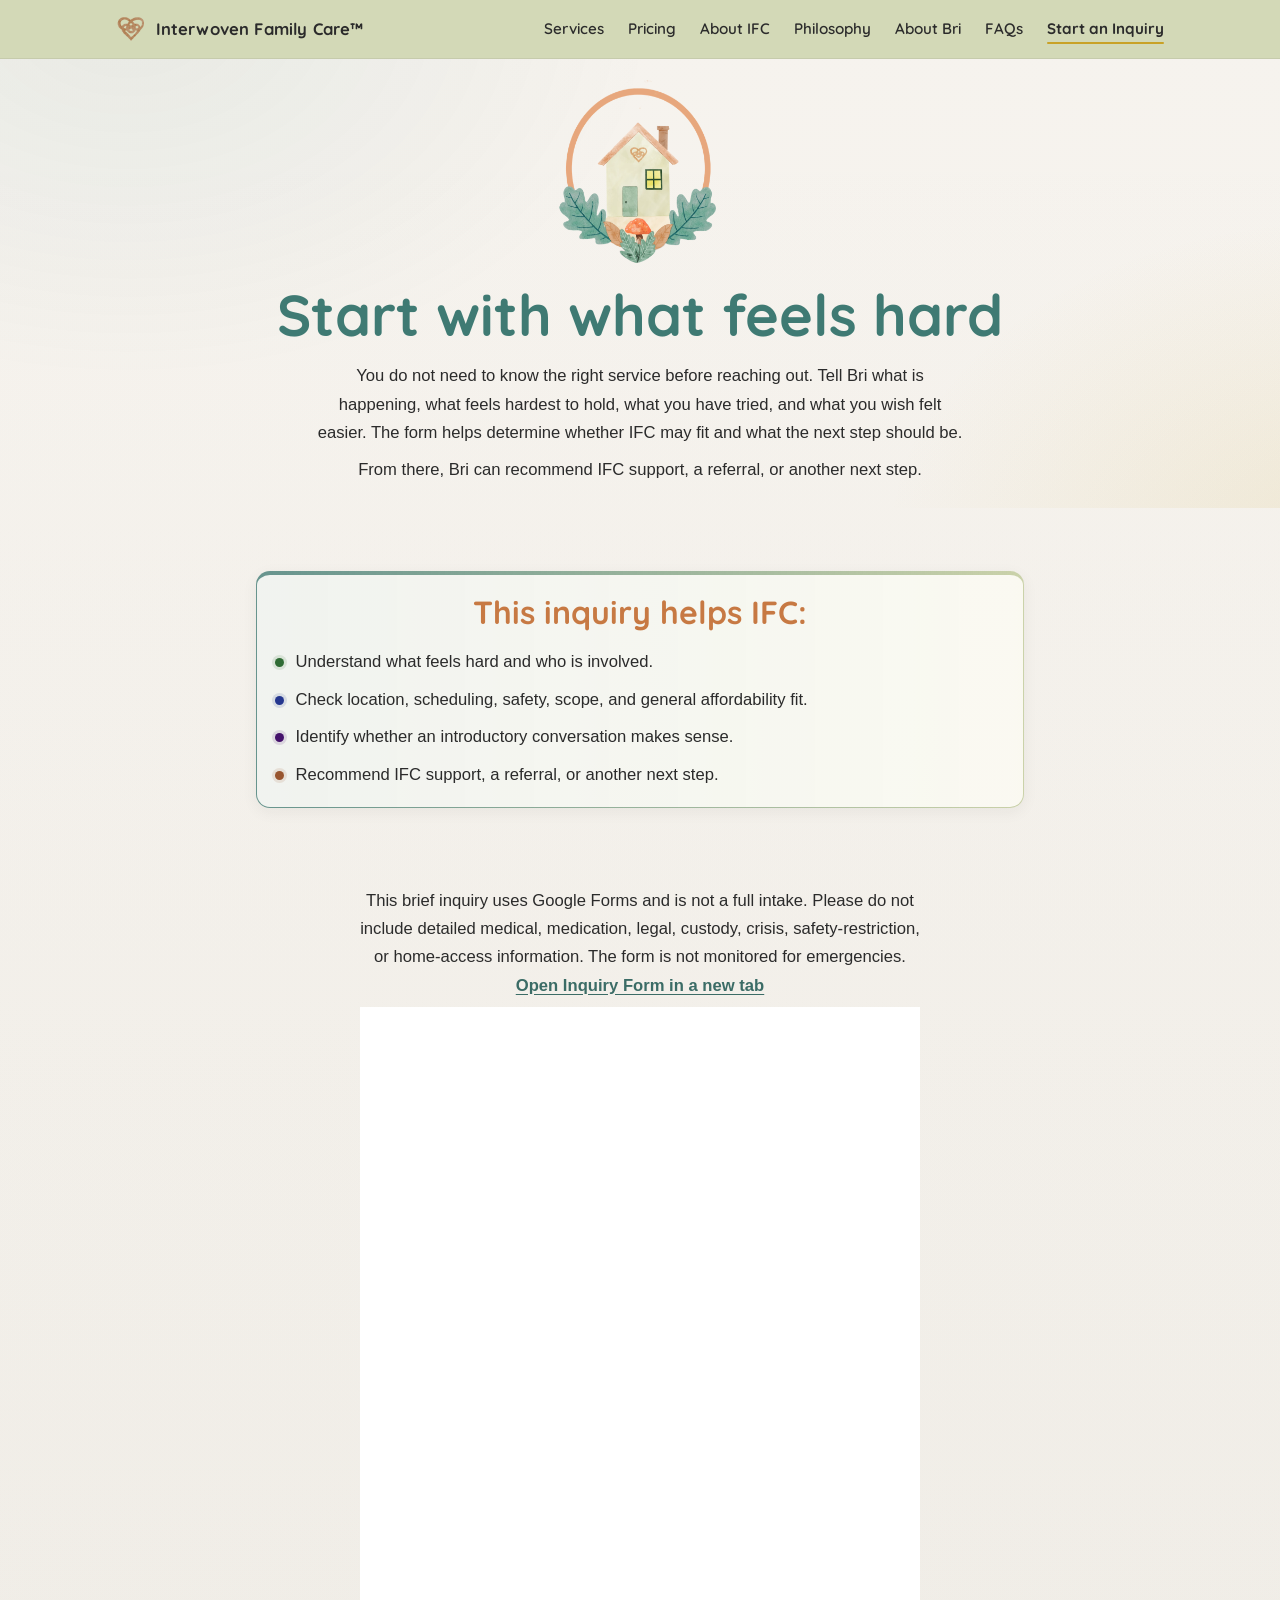
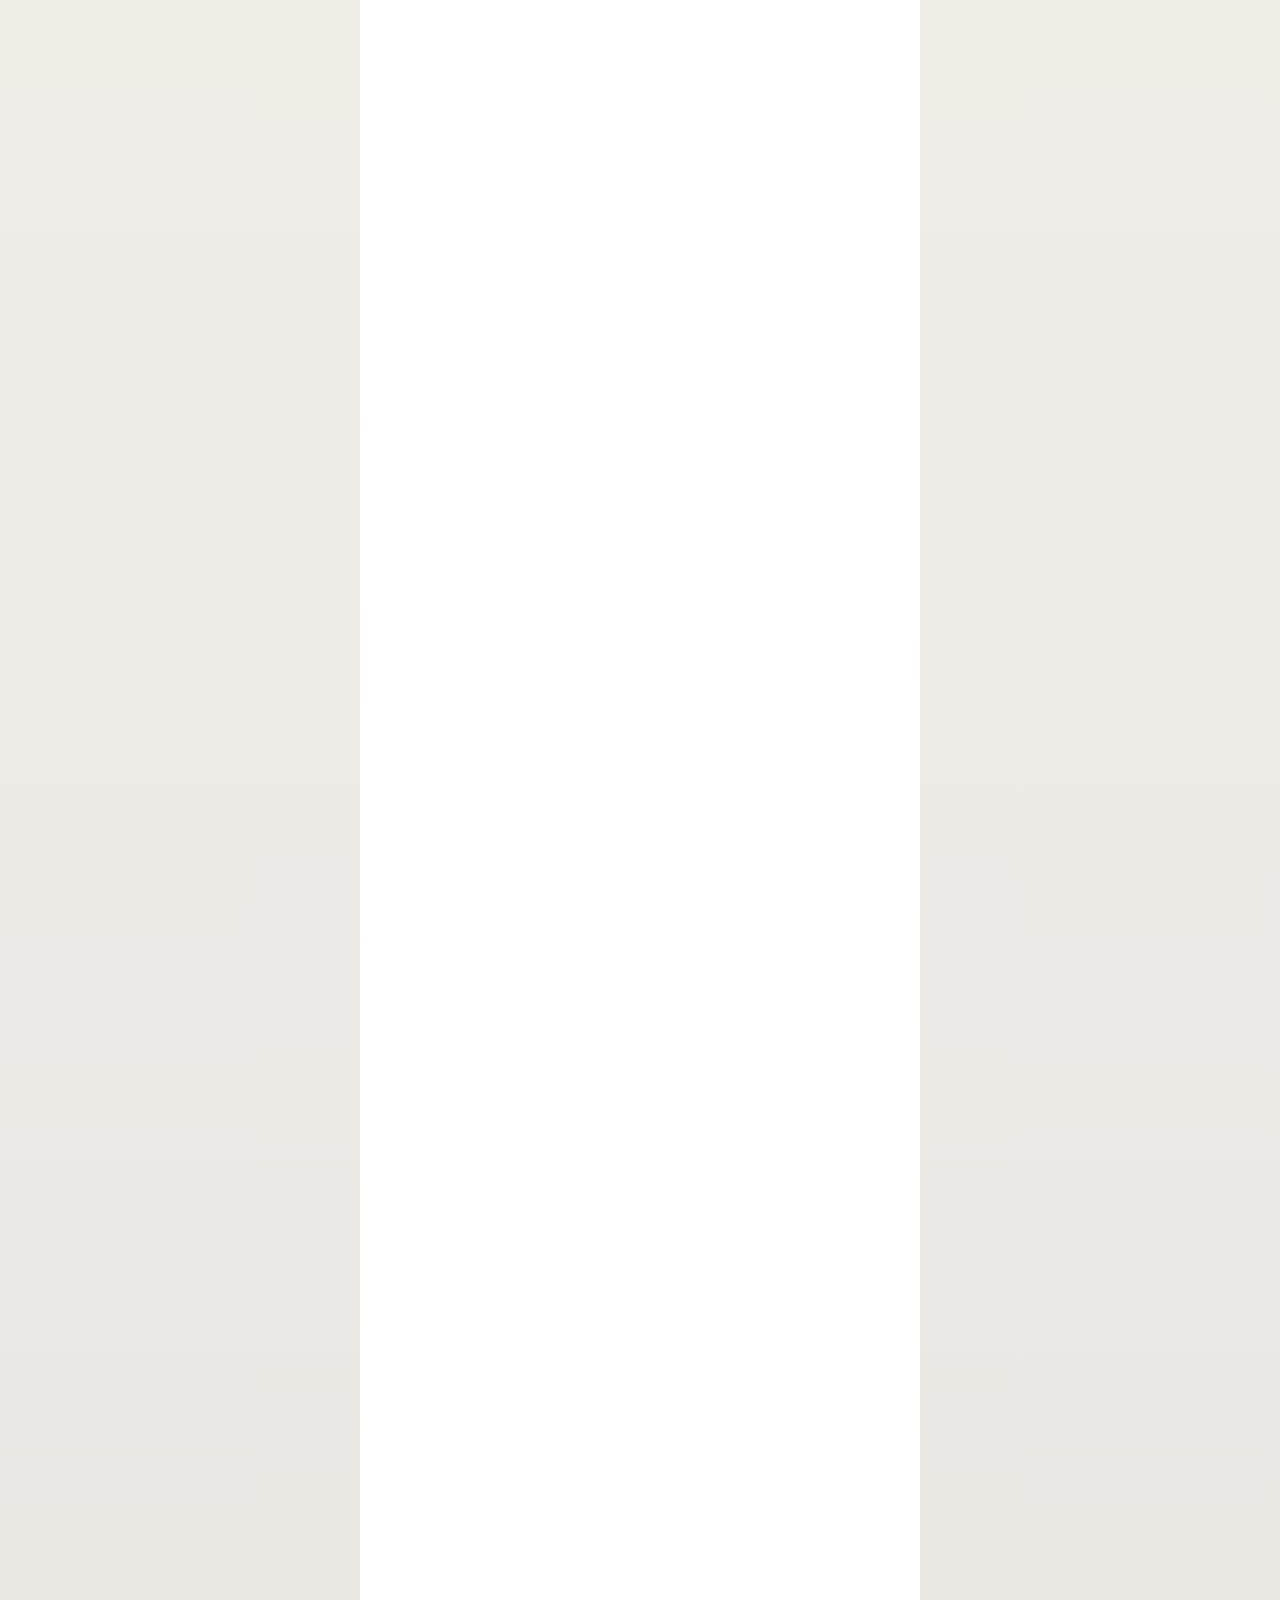
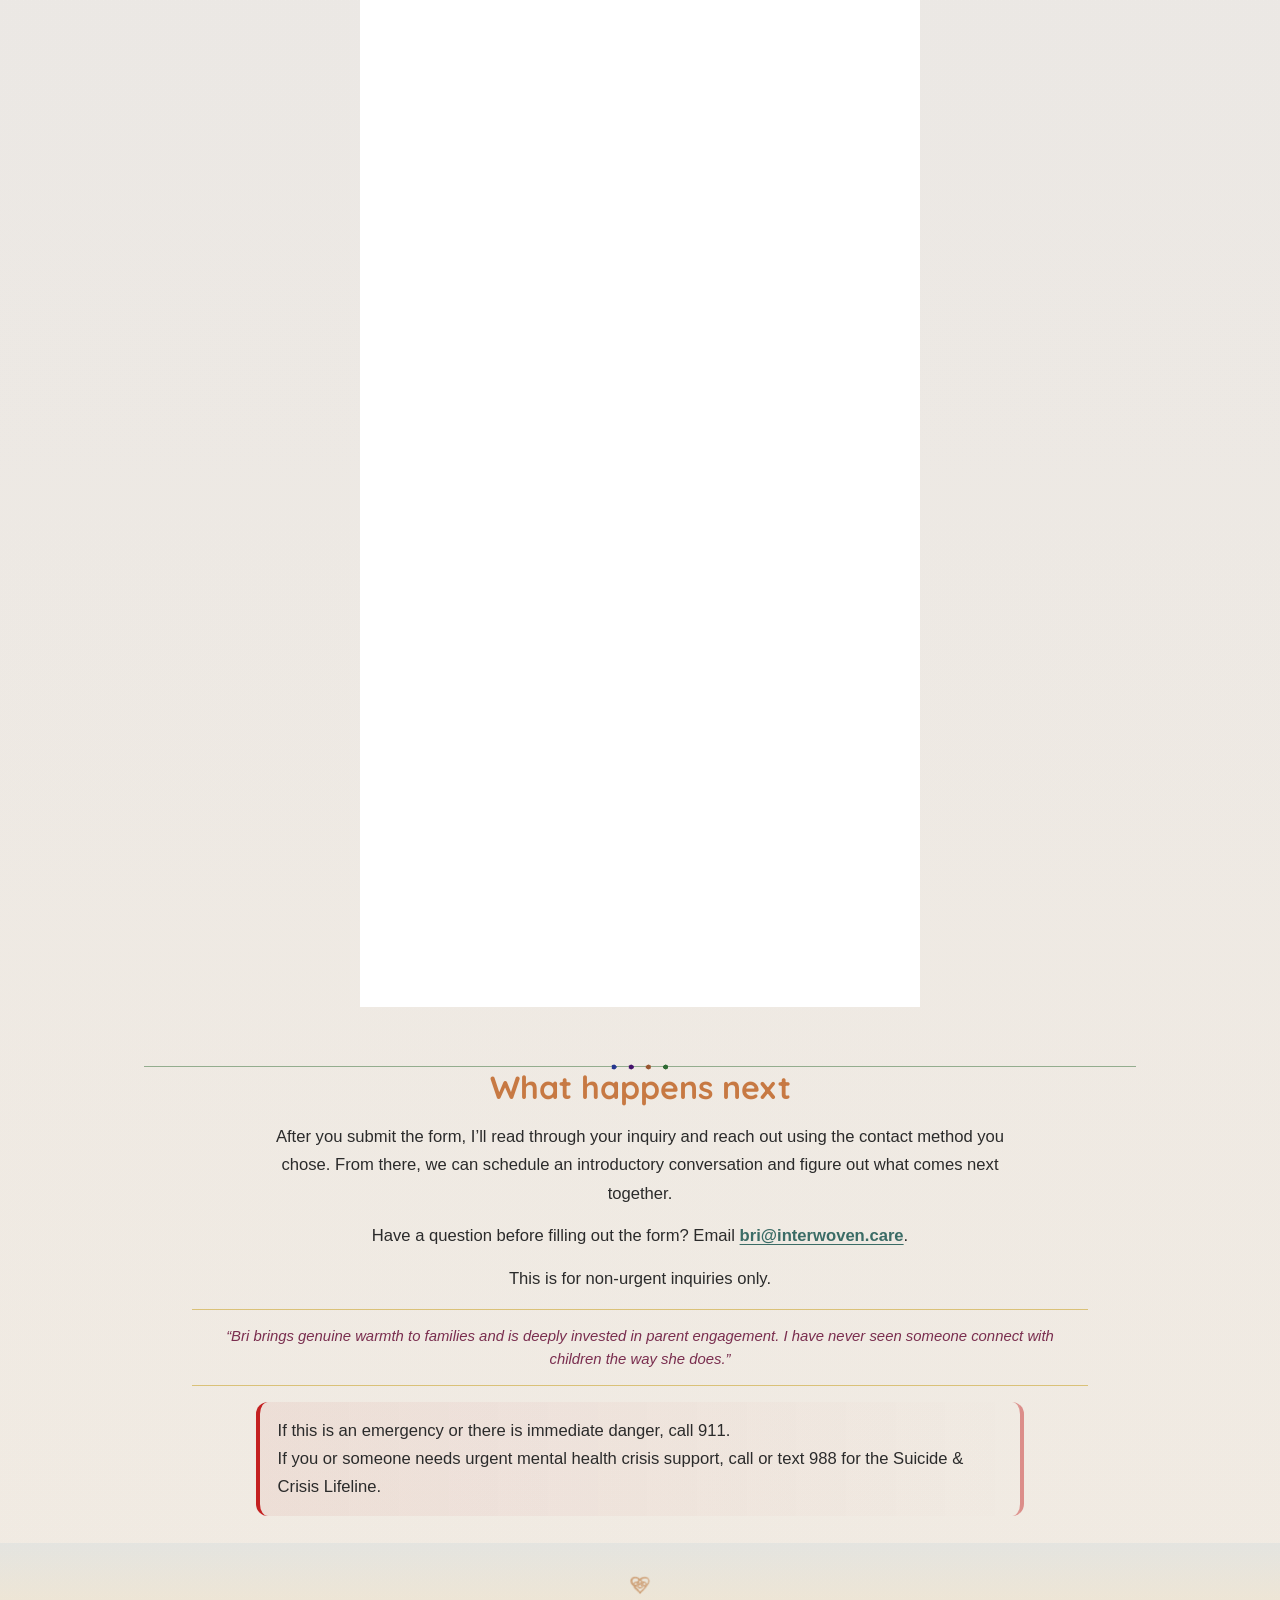
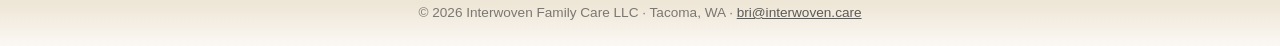
<file: client-inquiry/index.html>
<!doctype html>
<html lang="en">
<head>
  <meta charset="utf-8">
  <meta name="viewport" content="width=device-width, initial-scale=1">
  <title>Client Inquiry | Interwoven Family Care™</title>
  <meta name="description" content="Start a conversation with Interwoven Family Care™ about virtual family coaching or adaptive in-home support in Tacoma and nearby Pierce County.">
  <link rel="canonical" href="https://interwoven.care/client-inquiry/">
  <link rel="icon" type="image/png" href="../assets/heart.png">
  <link rel="apple-touch-icon" href="../assets/apple-touch-icon.png">
  <meta name="theme-color" content="#F6F3EE">

  <meta property="og:type" content="website">
  <meta property="og:url" content="https://interwoven.care/client-inquiry/">
  <meta property="og:title" content="Client Inquiry | Interwoven Family Care™">
  <meta property="og:description" content="A first step for families considering virtual family coaching or adaptive in-home support.">
  <meta property="og:image" content="https://interwoven.care/assets/og.png">
  <meta name="twitter:card" content="summary_large_image">

  <link rel="preconnect" href="https://fonts.googleapis.com">
  <link rel="preconnect" href="https://fonts.gstatic.com" crossorigin>
  <link href="https://fonts.googleapis.com/css2?family=Quicksand:wght@500;600;700&amp;display=swap" rel="stylesheet">

  <link rel="stylesheet" href="../assets/typography.css">

  <style>
    :root {
      --teal: var(--ifc-smoky-dark-teal);
      --deep-teal: var(--ifc-teal-hover);
      --moss: var(--ifc-moss-sunlight);
      --copper: var(--ifc-copper);
      --plum: var(--ifc-mulberry);
      --ivory: var(--ifc-page-bg);
      --ink: var(--ifc-body-text);
      --sunlit-moss: color-mix(in srgb, var(--ifc-moss-sunlight) 28%, var(--ifc-soft-ivory));
      --nav-h: 3.6rem;
      --space-section: clamp(3rem, 7vh, 5rem);
      --space-section-compact: clamp(2.2rem, 5vh, 3.4rem);
      --space-divider: clamp(0.55rem, 1.5vh, 0.9rem);
      --space-heading-intro: 0.9rem;
      --space-intro-content: clamp(1.45rem, 3vh, 2.15rem);
      --space-section-tail: clamp(1.4rem, 3vh, 2.25rem);
      --action-primary: var(--ifc-primary-action);
      --action-primary-hover: var(--ifc-teal-hover);
      --action-schedule: var(--ifc-schedule-action);
      --action-schedule-hover: var(--ifc-mulberry-hover);
      --action-secondary-bg: color-mix(in srgb, var(--ifc-soft-ivory) 88%, transparent);
      --action-secondary-border: color-mix(in srgb, var(--ifc-copper) 54%, transparent);
      --action-text-on-dark: var(--ifc-action-text-on-dark);
    }

    * { box-sizing: border-box; }

    html { scroll-behavior: smooth; }

    body {
      margin: 0;
      color: var(--ink);
      background:
        linear-gradient(
          180deg,
          var(--ivory) 0%,
          color-mix(in srgb, var(--ifc-soft-ivory) 97%, var(--ifc-logo-peach)) 32%,
          color-mix(in srgb, var(--ifc-soft-ivory) 96%, var(--ifc-smoky-dark-teal)) 62%,
          color-mix(in srgb, var(--ifc-soft-ivory) 97%, var(--ifc-mulberry)) 100%
        );
      -webkit-font-smoothing: antialiased;
      text-rendering: optimizeLegibility;
    }

    .brand,
    .nav-links a:not(.nav-cta),
    .nav-cta,
    .hero-subhead {
      font-family: var(--font-brand);
    }

    ::selection { background: rgba(63, 122, 115, 0.28); }
    img { display: block; height: auto; }

    main {
      background:
        linear-gradient(
          180deg,
          rgba(246, 243, 238, 0) 0%,
          rgba(63, 122, 115, 0.035) 42%,
          rgba(122, 46, 79, 0.03) 68%,
          rgba(201, 162, 39, 0.035) 100%
        );
    }

    .skip-link {
      position: absolute;
      left: -999px;
      top: 0.5rem;
      z-index: 100;
      padding: 0.6em 1em;
      background: var(--plum);
      color: var(--ivory);
      border-radius: 999px;
      font-family: "Quicksand", sans-serif;
      text-decoration: none;
    }

    .skip-link:focus-visible { left: 0.5rem; }

    .nav {
      position: sticky;
      top: 0;
      z-index: 50;
      background: var(--sunlit-moss);
      -webkit-backdrop-filter: blur(10px);
      backdrop-filter: blur(10px);
      border-bottom: 1px solid rgba(43, 43, 43, 0.08);
    }

    .nav-inner {
      max-width: 68rem;
      margin: 0 auto;
      min-height: var(--nav-h);
      padding: 0.4rem 1.25rem;
      display: flex;
      align-items: center;
      gap: 1rem;
    }

    .brand {
      display: flex;
      align-items: center;
      gap: 0.6rem;
      text-decoration: none;
      color: var(--ink);
      font-family: "Quicksand", "Trebuchet MS", sans-serif;
      font-weight: 700;
      font-size: 1.04rem;
      letter-spacing: 0.01em;
    }

    .brand img {
      width: 30px;
      filter: brightness(0.86) saturate(1.12);
    }

    .nav-links {
      margin-left: auto;
      display: flex;
      align-items: center;
      gap: 1.5rem;
    }

    .nav-links a:not(.nav-cta) {
      position: relative;
      padding: 0.35rem 0;
      text-decoration: none;
      color: var(--ink);
      font-family: "Quicksand", "Trebuchet MS", sans-serif;
      font-weight: 600;
      font-size: 0.95rem;
      white-space: nowrap;
    }

    .nav-links a:not(.nav-cta)::after {
      content: "";
      position: absolute;
      left: 0;
      right: 0;
      bottom: 0;
      height: 2px;
      border-radius: 2px;
      background: var(--ifc-nav-detail);
      transform: scaleX(0);
      transform-origin: center;
      transition: transform 180ms ease;
    }

    .nav-links a:not(.nav-cta):hover::after { transform: scaleX(1); }

    .nav-links a.nav-inquiry {
      font-weight: 700;
    }

    .nav-links a.nav-inquiry::after {
      background: var(--ifc-nav-detail);
      transform: scaleX(0.36);
    }

    .nav-links a.nav-inquiry:hover::after,
    .nav-links a.nav-inquiry[aria-current]::after {
      transform: scaleX(1);
    }

    .nav-cta {
      padding: 0.72em 1.2em;
      border-radius: 999px;
      background: var(--action-primary);
      color: var(--action-text-on-dark);
      font-family: "Quicksand", "Trebuchet MS", sans-serif;
      font-weight: 600;
      font-size: 0.95rem;
      text-decoration: none;
      white-space: nowrap;
      box-shadow: inset 0 1px 0 rgba(255, 253, 249, 0.34), 0 3px 12px rgba(63, 122, 115, 0.18);
      transition: background-color 160ms ease, transform 160ms ease, box-shadow 160ms ease;
    }

    .nav-cta:hover {
      background: var(--action-primary-hover);
      color: var(--action-text-on-dark);
      transform: translateY(-1px);
      box-shadow: inset 0 1px 0 rgba(255, 253, 249, 0.28), 0 5px 15px rgba(63, 122, 115, 0.22);
    }

    a:focus-visible, button:focus-visible {
      outline: 3px solid var(--plum);
      outline-offset: 3px;
      border-radius: 4px;
    }

    .nav-toggle {
      display: none;
      margin-left: auto;
      width: 44px;
      height: 44px;
      padding: 10px;
      border: 0;
      background: none;
      cursor: pointer;
    }

    .nav-toggle span {
      display: block;
      height: 2px;
      margin: 5px 0;
      border-radius: 2px;
      background: var(--ink);
      transition: transform 200ms ease, opacity 200ms ease;
    }

    .nav.open .nav-toggle span:nth-child(1) { transform: translateY(7px) rotate(45deg); }
    .nav.open .nav-toggle span:nth-child(2) { opacity: 0; }
    .nav.open .nav-toggle span:nth-child(3) { transform: translateY(-7px) rotate(-45deg); }

    @media (max-width: 1020px) {
      .nav-toggle { display: block; }

      .nav-links {
        display: none;
        position: absolute;
        top: 100%;
        left: 0;
        right: 0;
        flex-direction: column;
        align-items: stretch;
        gap: 0;
        padding: 0.5rem 1.25rem 1.1rem;
        background: var(--sunlit-moss);
        border-bottom: 1px solid rgba(43, 43, 43, 0.1);
        box-shadow: 0 14px 28px rgba(43, 43, 43, 0.1);
      }

      .nav.open .nav-links { display: flex; }

      .nav-links a:not(.nav-cta) {
        padding: 0.7rem 0.2rem;
        font-size: 1.05rem;
      }

      .nav-links a:not(.nav-cta)::after { display: none; }

      .nav-links a.nav-inquiry {
        padding-left: 0.75rem;
        box-shadow: inset 3px 0 0 rgba(63, 122, 115, 0.62);
      }

      .nav-cta {
        margin-top: 0.7rem;
        text-align: center;
        padding: 0.7em 1.2em;
        font-size: 1.05rem;
      }
    }

    .hero {
      min-height: 0;
      display: flex;
      flex-direction: column;
      align-items: center;
      justify-content: flex-start;
      text-align: center;
      padding: clamp(1rem, 2.4vh, 1.5rem) 1.5rem clamp(1.1rem, 2.6vh, 1.6rem);
      background-image:
        radial-gradient(55rem 38rem at 10% -10%, rgba(63, 122, 115, 0.08), transparent 60%),
        radial-gradient(48rem 34rem at 105% 108%, rgba(201, 162, 39, 0.12), transparent 60%);
    }

    .crest { width: min(63vw, 19vh, 170px); }

    h1, h2, h3 {
      text-wrap: balance;
    }

    h1 {
      margin: clamp(0.35rem, 1vh, 0.65rem) 0 0;
      max-width: 48rem;
    }

    h2 {
      margin: 0.7rem 0 1.2rem;
      text-align: center;
      text-wrap: balance;
    }

    .hero-intro {
      margin: 0.8rem auto 0;
      max-width: 50rem;

      text-wrap: balance;
    }

    .intro-conversation {
      margin: 0.55rem auto 0;
      max-width: 44rem;

      text-wrap: balance;
    }

    .intro-conversation strong {
      color: var(--deep-teal);
      font-family: "Quicksand", "Trebuchet MS", sans-serif;
      font-weight: 700;
    }

    .hero-note {
      margin: var(--space-divider) auto 0;
      max-width: 50rem;

      text-wrap: balance;
    }

    .section {
      padding: clamp(1.8rem, 4.5vh, 3rem) 1.5rem;
    }

    #client-inquiry-form {
      scroll-margin-top: calc(var(--nav-h) + 0.75rem);
    }

    .wrap { max-width: 44rem; margin: 0 auto; }
    .wrap-wide { max-width: 62rem; margin: 0 auto; }



    .cards {
      margin-top: 0.65rem;
      display: grid;
      grid-template-columns: repeat(2, minmax(0, 1fr));
      gap: 1rem;
    }

    .card {
      background:
        linear-gradient(rgba(255, 253, 249, 0.9), rgba(255, 253, 249, 0.9)) padding-box,
        linear-gradient(90deg, rgba(63, 122, 115, 0.78), rgba(122, 150, 43, 0.34)) border-box;
      border: 1px solid transparent;
      border-top-width: 4px;
      border-radius: 14px;
      padding: 1.1rem 1.15rem;
      box-shadow: 0 4px 16px rgba(43, 43, 43, 0.055);
    }

    .card:nth-child(2) {
      background:
        linear-gradient(rgba(255, 253, 249, 0.9), rgba(255, 253, 249, 0.9)) padding-box,
        linear-gradient(90deg, rgba(122, 46, 79, 0.64), rgba(201, 162, 39, 0.38)) border-box;
    }

    .card h2 {
      margin: 0 0 0.45rem;
      text-align: left;
    }




    .card p,
    .card ul {
      margin: 0;
    }

    .card ul {
      padding: 0;
      list-style: none;
      display: grid;
      gap: 0.58rem;
    }

    .card li {
      position: relative;
      padding-left: 1.25rem;
    }

    .card li::before {
      content: "";
      position: absolute;
      left: 0;
      top: 0.63rem;
      width: 0.56rem;
      height: 0.56rem;
      border-radius: 999px;
      background: var(--inquiry-marker);
      box-shadow: 0 0 0 3px color-mix(in srgb, var(--inquiry-marker) 13%, transparent);
    }

    .card li + li { margin-top: 0; }

    .inquiry-help .card li:nth-child(1) { --inquiry-marker: var(--ifc-emerald); }
    .inquiry-help .card li:nth-child(2) { --inquiry-marker: var(--ifc-sapphire); }
    .inquiry-help .card li:nth-child(3) { --inquiry-marker: var(--ifc-amethyst); }
    .inquiry-help .card li:nth-child(4) { --inquiry-marker: var(--ifc-copper); }

    .inquiry-help {
      padding-top: clamp(1.4rem, 3vh, 2rem);
      padding-bottom: clamp(1.4rem, 3vh, 2rem);
    }

    .inquiry-help .card {
      max-width: 48rem;
      margin: 0 auto;
    }

    .inquiry-help .card h2 { text-align: center; }

    .crisis-note {
      margin: 1rem auto 0;
      max-width: 48rem;
      padding: 0.9rem 1.1rem;
      border-left: 4px solid var(--ifc-ruby);
      border-right: 4px solid color-mix(in srgb, var(--ifc-ruby) 42%, transparent);
      border-radius: 12px;
      background: linear-gradient(90deg, color-mix(in srgb, var(--ifc-ruby) 6%, transparent), transparent);
    }

    .crisis-note p {
      margin: 0;
    }

    .quote-snippets {
      margin: 1rem auto 0;
      max-width: 56rem;
      display: grid;
      grid-template-columns: repeat(2, minmax(0, 1fr));
      gap: 0;
      padding: 0.85rem 0;
      border-top: 1px solid rgba(201, 162, 39, 0.56);
      border-bottom: 1px solid rgba(201, 162, 39, 0.56);
    }

    .quote-snippet {
      margin: 0;
      padding: 0.1rem 1rem;
      border-left: 0;
      background: transparent;
      text-align: center;
    }

    .quote-snippet + .quote-snippet { border-left: 1px solid rgba(201, 162, 39, 0.56); }

    .quote-snippet[hidden] { display: none; }

    .quote-snippet blockquote {
      margin: 0;
      font-style: italic;
    }

    .quote-snippet p {
      margin: 0;
      font-size: 0.93rem;
      line-height: 1.5;
      color: var(--plum);
    }

    .quote-snippet p + p { margin-top: 0.35rem; }

    .testimonial-rotator {
      margin: 1rem auto 0;
      max-width: 56rem;
    }

    .testimonial-rotator:focus-visible {
      outline: 3px solid var(--ifc-mulberry);
      outline-offset: 4px;
      border-radius: 4px;
    }

    .testimonial-rotator .quote-snippets {
      display: block;
      margin-top: 0;
    }

    .testimonial-rotator .quote-snippet + .quote-snippet {
      margin-top: 0;
      padding-top: 0.1rem;
      border-top: 0;
      border-left: 0;
    }

    .start-panel {
      position: relative;
      margin-top: 1rem;
      border-top: 1px solid color-mix(in srgb, var(--ifc-emerald) 48%, transparent);
      text-align: center;
    }

    .start-panel::before {
      content: "";
      position: absolute;
      top: -0.25rem;
      left: 50%;
      width: min(5.4rem, 36%);
      height: 0.5rem;
      background:
        radial-gradient(circle at 20% 50%, var(--ifc-sapphire) 0 0.14rem, transparent 0.17rem),
        radial-gradient(circle at 40% 50%, var(--ifc-amethyst) 0 0.14rem, transparent 0.17rem),
        radial-gradient(circle at 60% 50%, var(--ifc-copper) 0 0.14rem, transparent 0.17rem),
        radial-gradient(circle at 80% 50%, var(--ifc-emerald) 0 0.14rem, transparent 0.17rem);
      transform: translateX(-50%);
      pointer-events: none;
    }

    .start-panel h2 {
      margin: 0;
    }

    .start-panel > p {
      max-width: 46rem;
      margin: var(--space-heading-intro) auto 0;
    }

    .start-panel .secondary-email {
      margin-top: var(--space-heading-intro);
    }

    .secondary-email a {
      color: var(--deep-teal);
      font-weight: 700;
      text-underline-offset: 0.18em;
    }

    .form-responder-link {
      margin: 0 auto 0.45rem;
      text-align: center;
    }

    .form-responder-link a {
      color: var(--deep-teal);
      font-weight: 700;
      text-underline-offset: 0.18em;
    }

    .inquiry-form-wrap {
      width: 100%;
      max-width: 50rem;
      margin-inline: auto;
    }

    .form-embed {
      width: 100%;
      max-width: 560px;
      margin: 0 auto;
      min-height: 18rem;
      background: #F6F3EE;
    }

    .form-embed iframe {
      display: block;
      width: 100%;
      height: 3200px;
      border: 0;
      background: #fff;
    }

    .btn {
      display: inline-block;
      min-height: 3.05rem;
      padding: 0.78em 1.45em;
      border-radius: 999px;
      border: 2px solid transparent;
      text-decoration: none;
      text-align: center;
      transition: background-color 160ms ease, color 160ms ease, transform 160ms ease, box-shadow 160ms ease, border-color 160ms ease;
    }

    .btn-primary {
      background: var(--action-primary);
      color: var(--action-text-on-dark);
      border-color: var(--action-primary);
      box-shadow: inset 0 1px 0 rgba(255, 253, 249, 0.34), 0 4px 14px rgba(63, 122, 115, 0.22);
    }

    .btn-primary:hover {
      background: var(--action-primary-hover);
      color: var(--action-text-on-dark);
      transform: translateY(-1.5px);
      box-shadow: inset 0 1px 0 rgba(255, 253, 249, 0.28), 0 7px 18px rgba(63, 122, 115, 0.26);
    }

    .btn-secondary {
      border-color: var(--action-secondary-border);
      background: var(--action-secondary-bg);
      color: var(--ink);
      box-shadow: inset 0 1px 0 rgba(255, 253, 249, 0.72), 0 3px 10px rgba(43, 43, 43, 0.045);
    }

    .btn-secondary:hover {
      border-color: var(--plum);
      background: rgba(122, 46, 79, 0.08);
      transform: translateY(-1.5px);
    }

    .btn-schedule {
      border-color: var(--action-schedule);
      background: var(--action-schedule);
      color: var(--action-text-on-dark);
      box-shadow: inset 0 1px 0 rgba(255, 253, 249, 0.3), 0 4px 14px rgba(122, 46, 79, 0.18);
    }

    .btn-schedule:hover {
      background: var(--action-schedule-hover);
      border-color: var(--action-schedule-hover);
      color: var(--action-text-on-dark);
      transform: translateY(-1.5px);
      box-shadow: inset 0 1px 0 rgba(255, 253, 249, 0.26), 0 7px 18px rgba(122, 46, 79, 0.24);
    }

    .note {
      margin-top: 1rem;
    }



    footer {
      padding: 2rem 1rem 1.6rem;
      border-top: 0;
      background:
        linear-gradient(180deg, rgba(63, 122, 115, 0.08), rgba(201, 162, 39, 0.1) 58%, rgba(255, 253, 249, 0.68));
      display: flex;
      flex-direction: column;
      align-items: center;
      gap: 0.65rem;
      font-size: 0.85rem;
      color: rgba(43, 43, 43, 0.6);
      text-align: center;
    }

    footer img { width: 22px; opacity: 0.85; }
    footer a { color: rgba(43, 43, 43, 0.75); }

    @media (max-width: 719px) {
      .cards,
      .quote-snippets { grid-template-columns: 1fr; }
      .hero { min-height: auto; }

      .quote-snippet + .quote-snippet {
        margin-top: 0.85rem;
        padding-top: 0.85rem;
        border-left: 0;
        border-top: 1px solid rgba(201, 162, 39, 0.56);
      }
    }

    @media (max-width: 600px) {
      .form-embed iframe { height: 3400px; }
    }

    @media (max-width: 520px) {
      .form-embed iframe { height: 3500px; }
    }

    @media (max-width: 460px) {
      .form-embed iframe { height: 3550px; }
    }

    @media (max-width: 420px) {
      .form-embed iframe { height: 3600px; }
    }

    @media (prefers-reduced-motion: reduce) {
      html { scroll-behavior: auto; }
      .btn, .btn:hover, .nav-cta { transition: none; transform: none; }
    }
    /* Shared public-page spacing rhythm */
    .section {
      padding-block: var(--space-section);
    }

    .section h2 {
      margin-bottom: var(--space-heading-intro);
    }

    .section.inquiry-details {
      padding-top: clamp(1.4rem, 3vh, 2rem);
      padding-bottom: clamp(1.4rem, 3vh, 2rem);
    }

    .section.inquiry-form {
      padding-top: 1rem;
      padding-bottom: 1rem;
    }

    .inquiry-form .hero-note {
      margin-top: 0;
      text-align: center;
    }

    @media (max-width: 720px) {
      :root {
        --space-section: clamp(2.5rem, 10vw, 3.25rem);
        --space-section-compact: clamp(1.9rem, 7.5vw, 2.5rem);
        --space-divider: 0.55rem;
        --space-heading-intro: 0.75rem;
        --space-intro-content: clamp(1.2rem, 5vw, 1.55rem);
        --space-section-tail: clamp(1.25rem, 5vw, 1.65rem);
      }
    }
  </style>
</head>
<body>
  <a class="skip-link" href="#main">Skip to content</a>

  <nav class="nav" id="nav" aria-label="Main">
    <div class="nav-inner">
      <a class="brand" href="/">
        <img src="../assets/heart.png" alt="" width="192" height="173">
        Interwoven Family Care™
      </a>
      <button class="nav-toggle" aria-expanded="false" aria-controls="nav-links" aria-label="Menu">
        <span></span><span></span><span></span>
      </button>
      <div class="nav-links" id="nav-links">
        <a href="/#offerings">Services</a>
        <a href="/#pricing">Pricing</a>
        <a href="/#about">About IFC</a>
        <a href="/#philosophy">Philosophy</a>
        <a href="/#about-bri">About Bri</a>
        <a href="/#faqs">FAQs</a>
        <a class="nav-inquiry" href="/client-inquiry/" aria-current="page">Start an Inquiry</a>
      </div>
    </div>
  </nav>

  <main id="main">
    <section class="hero">
      <img class="crest" src="../assets/house.png" alt="" width="640" height="709">
      <h1>Start with what feels hard</h1>
      <p class="hero-intro">You do not need to know the right service before reaching out. Tell Bri what is happening, what feels hardest to hold, what you have tried, and what you wish felt easier. The form helps determine whether IFC may fit and what the next step should be.</p>
      <p class="intro-conversation">From there, Bri can recommend IFC support, a referral, or another next step.</p>
    </section>

    <section class="section inquiry-help" aria-labelledby="inquiry-help-heading">
      <div class="wrap-wide">
        <div class="card">
          <h2 id="inquiry-help-heading">This inquiry helps IFC:</h2>
          <ul>
            <li>Understand what feels hard and who is involved.</li>
            <li>Check location, scheduling, safety, scope, and general affordability fit.</li>
            <li>Identify whether an introductory conversation makes sense.</li>
            <li>Recommend IFC support, a referral, or another next step.</li>
          </ul>
        </div>
      </div>
    </section>

    <section class="section inquiry-form" id="client-inquiry-form" aria-label="Client Inquiry Form">
      <div class="wrap inquiry-form-wrap">
        <p class="hero-note">This brief inquiry uses Google Forms and is not a full intake. Please do not include detailed medical, medication, legal, custody, crisis, safety-restriction, or home-access information. The form is not monitored for emergencies.</p>
        <p class="form-responder-link"><a href="https://forms.gle/kNV39pLtgySJDZJ66" target="_blank" rel="noopener">Open Inquiry Form in a new tab</a></p>
        <div class="form-embed" aria-label="Client Inquiry and Family Fit Google Form">
          <iframe title="Interwoven Family Care inquiry form" src="https://docs.google.com/forms/d/e/1FAIpQLSfcU3zcw3dUBsKj7rrah9bmvRd1ndJIje8t0K_OyOboTHsFJA/viewform?embedded=true" width="560" height="4700" frameborder="0" marginheight="0" marginwidth="0">Loading…</iframe>
        </div>
      </div>
    </section>

    <section class="section inquiry-details" aria-label="Inquiry details">
      <div class="wrap-wide">
        <div class="start-panel">
          <h2>What happens next</h2>
          <p>After you submit the form, I&rsquo;ll read through your inquiry and reach out using the contact method you chose. From there, we can schedule an introductory conversation and figure out what comes next together.</p>
          <p class="secondary-email">Have a question before filling out the form? Email <a href="mailto:bri@interwoven.care?subject=Client%20Inquiry%20question">bri@interwoven.care</a>.</p>
          <p class="note">This is for non-urgent inquiries only.</p>
        </div>

        <div class="testimonial-rotator" data-testimonial-rotator role="region" aria-label="Kind words from families. Focus to pause; use left and right arrow keys to change quotations." aria-roledescription="carousel" tabindex="0">
          <div class="quote-snippets" aria-live="off">
            <figure class="quote-snippet" data-testimonial role="group" aria-roledescription="slide">
              <blockquote>
                <p>&ldquo;Bri brings genuine warmth to families and is deeply invested in parent engagement. I have never seen someone connect with children the way she does.&rdquo;</p>
              </blockquote>
            </figure>
            <figure class="quote-snippet" data-testimonial role="group" aria-roledescription="slide" hidden>
              <blockquote>
                <p>&ldquo;Bri brings the same warmth to the whole family and is a true partner in care.&rdquo;</p>
              </blockquote>
            </figure>
          </div>
        </div>

        <div class="crisis-note" role="note" aria-label="Emergency and crisis note">
          <p>If this is an emergency or there is immediate danger, call 911.<br>If you or someone needs urgent mental health crisis support, call or text 988 for the Suicide &amp; Crisis Lifeline.</p>
        </div>
      </div>
    </section>
  </main>

  <footer>
    <img src="../assets/heart.png" alt="">
    <div>&copy; 2026 Interwoven Family Care LLC &middot; Tacoma, WA &middot; <a href="mailto:bri@interwoven.care">bri@interwoven.care</a></div>
  </footer>

  <script>
    const nav = document.getElementById('nav');
    const toggle = nav.querySelector('.nav-toggle');
    const links = nav.querySelectorAll('.nav-links a');

    const closeNavigation = (returnFocus = false) => {
      nav.classList.remove('open');
      toggle.setAttribute('aria-expanded', 'false');
      if (returnFocus) toggle.focus();
    };

    toggle.addEventListener('click', () => {
      const open = nav.classList.toggle('open');
      toggle.setAttribute('aria-expanded', open ? 'true' : 'false');
    });

    links.forEach((link) => {
      link.addEventListener('click', () => closeNavigation());
    });

    document.addEventListener('keydown', event => {
      if (event.key === 'Escape' && nav.classList.contains('open')) {
        closeNavigation(true);
      }
    });

    document.querySelectorAll('[data-testimonial-rotator]').forEach((rotator) => {
      const testimonials = Array.from(rotator.querySelectorAll('[data-testimonial]'));
      const quoteSnippets = rotator.querySelector('.quote-snippets');
      const reducedMotion = window.matchMedia('(prefers-reduced-motion: reduce)');
      let current = 0;
      let rotationTimer = null;
      let hovered = false;
      let focused = false;

      const showTestimonial = (index, announce = false) => {
        current = (index + testimonials.length) % testimonials.length;
        quoteSnippets.setAttribute('aria-live', announce ? 'polite' : 'off');
        testimonials.forEach((testimonial, testimonialIndex) => {
          testimonial.hidden = testimonialIndex !== current;
          testimonial.setAttribute('aria-label', `${testimonialIndex + 1} of ${testimonials.length}`);
        });
      };

      const pauseRotation = () => {
        window.clearTimeout(rotationTimer);
        rotationTimer = null;
      };

      const playRotation = () => {
        if (rotationTimer || testimonials.length < 2 || reducedMotion.matches || hovered || focused || document.hidden) return;
        const holdTime = 15000 + Math.floor(Math.random() * 5001);
        rotationTimer = window.setTimeout(() => {
          rotationTimer = null;
          showTestimonial(current + 1);
          playRotation();
        }, holdTime);
      };

      rotator.addEventListener('pointerenter', () => {
        hovered = true;
        pauseRotation();
      });
      rotator.addEventListener('pointerleave', () => {
        hovered = false;
        playRotation();
      });
      rotator.addEventListener('focusin', () => {
        focused = true;
        pauseRotation();
      });
      rotator.addEventListener('focusout', (event) => {
        if (rotator.contains(event.relatedTarget)) return;
        focused = false;
        playRotation();
      });
      rotator.addEventListener('keydown', (event) => {
        if (event.key !== 'ArrowLeft' && event.key !== 'ArrowRight') return;
        event.preventDefault();
        showTestimonial(current + (event.key === 'ArrowRight' ? 1 : -1), true);
      });
      document.addEventListener('visibilitychange', () => {
        if (document.hidden) pauseRotation();
        else playRotation();
      });
      showTestimonial(0);
      playRotation();
    });
  </script>
</body>
</html>
</file>
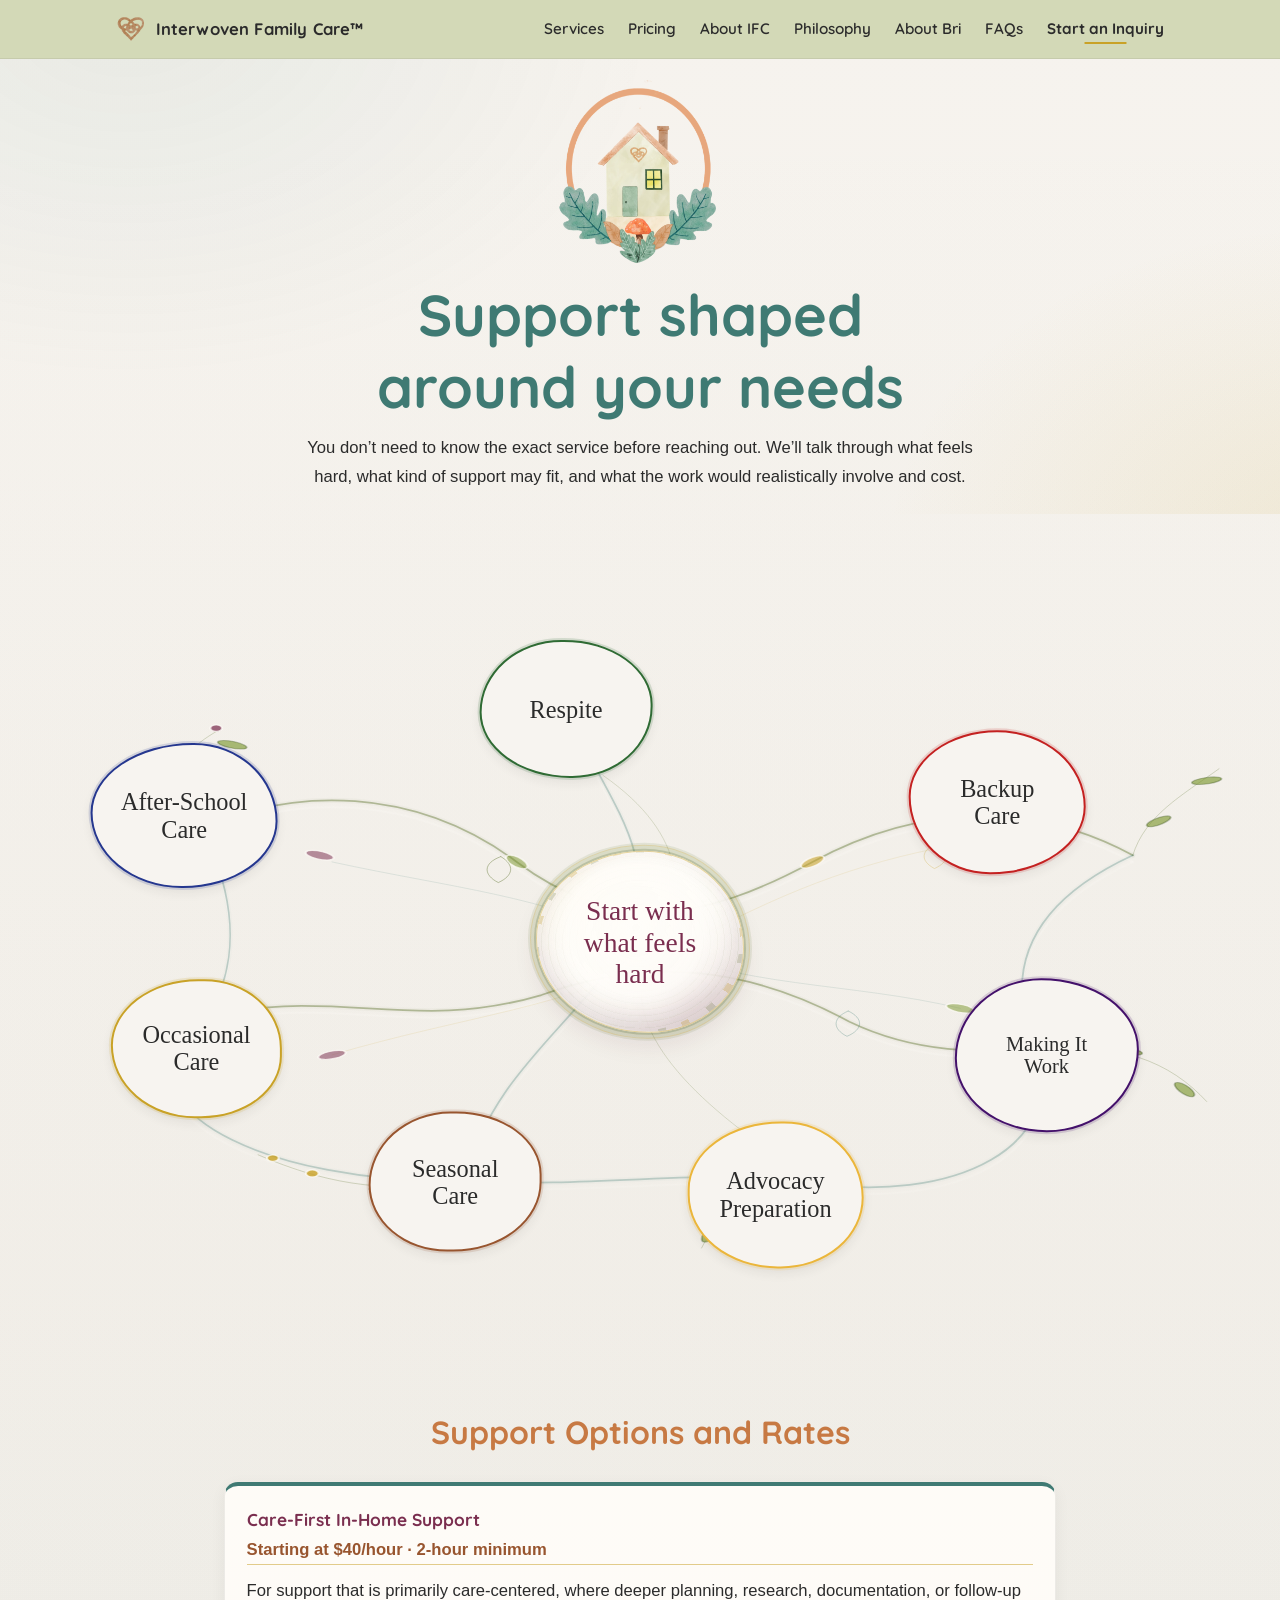
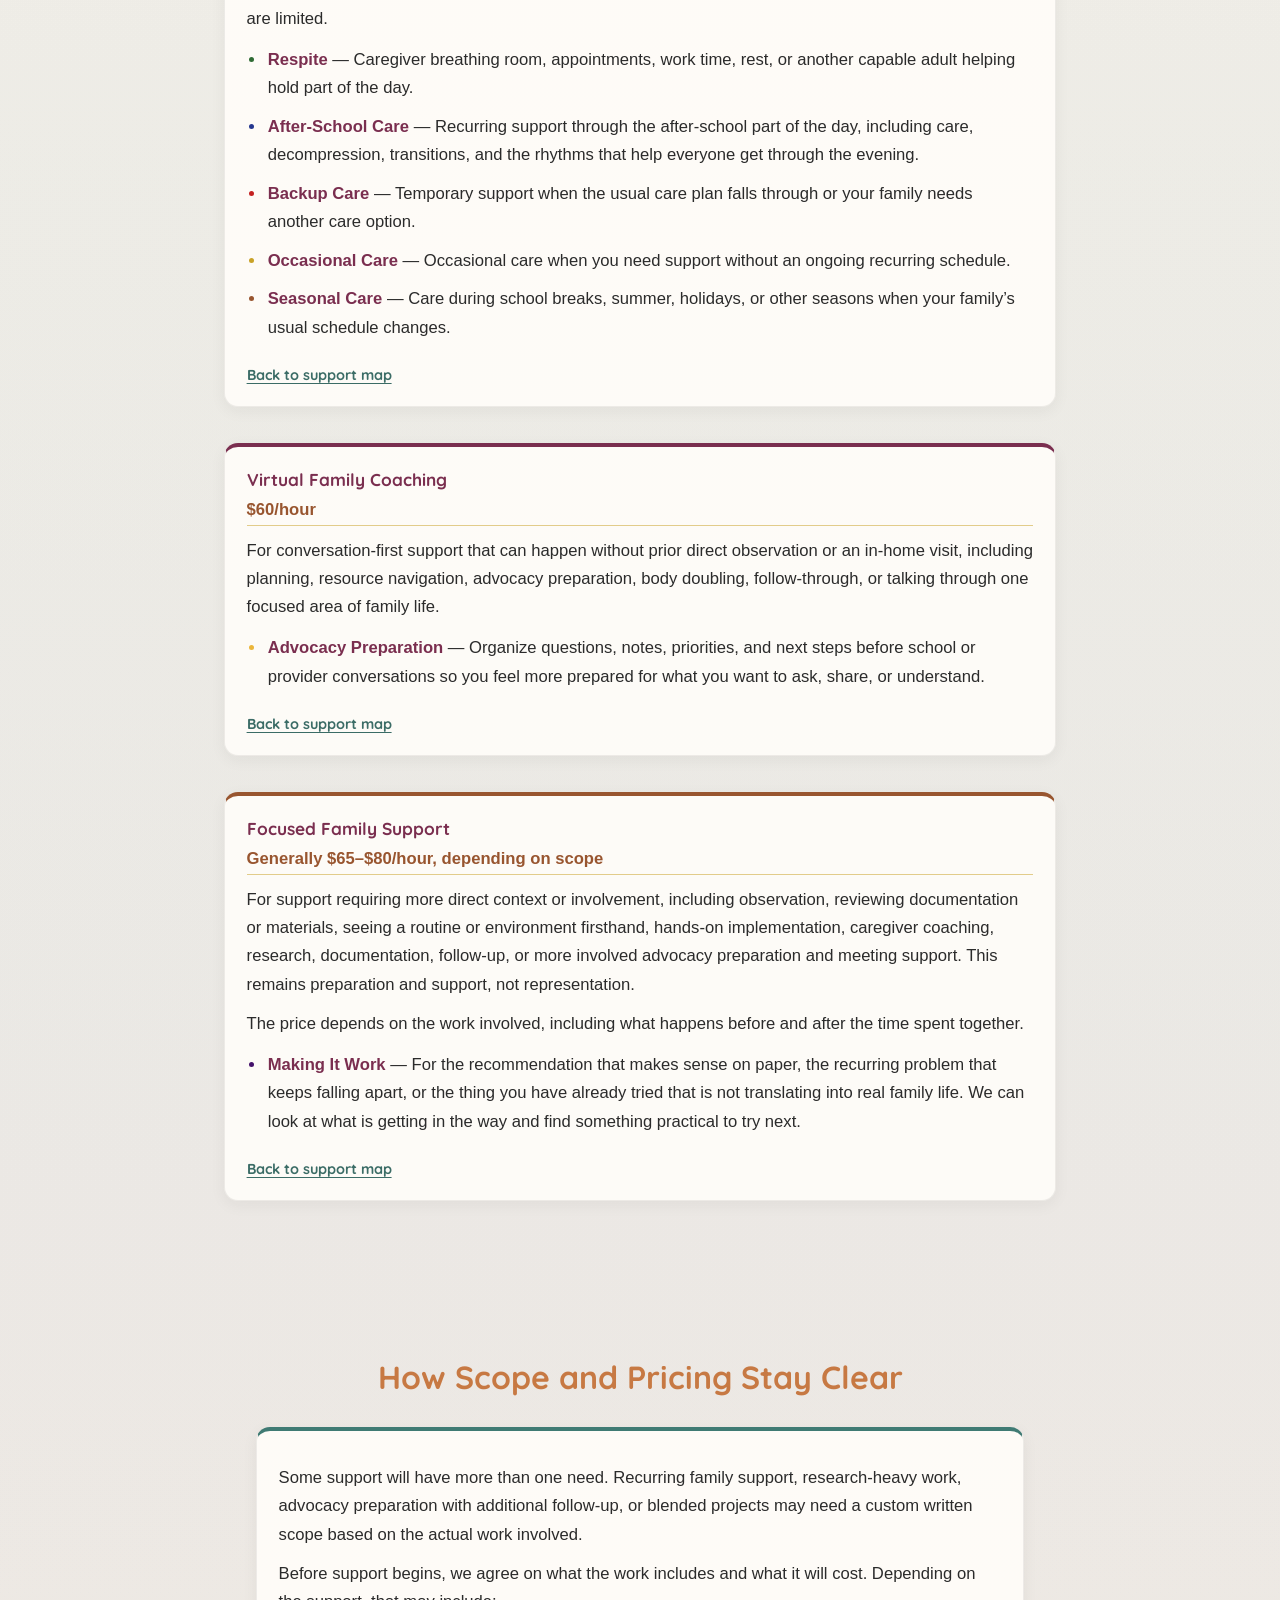
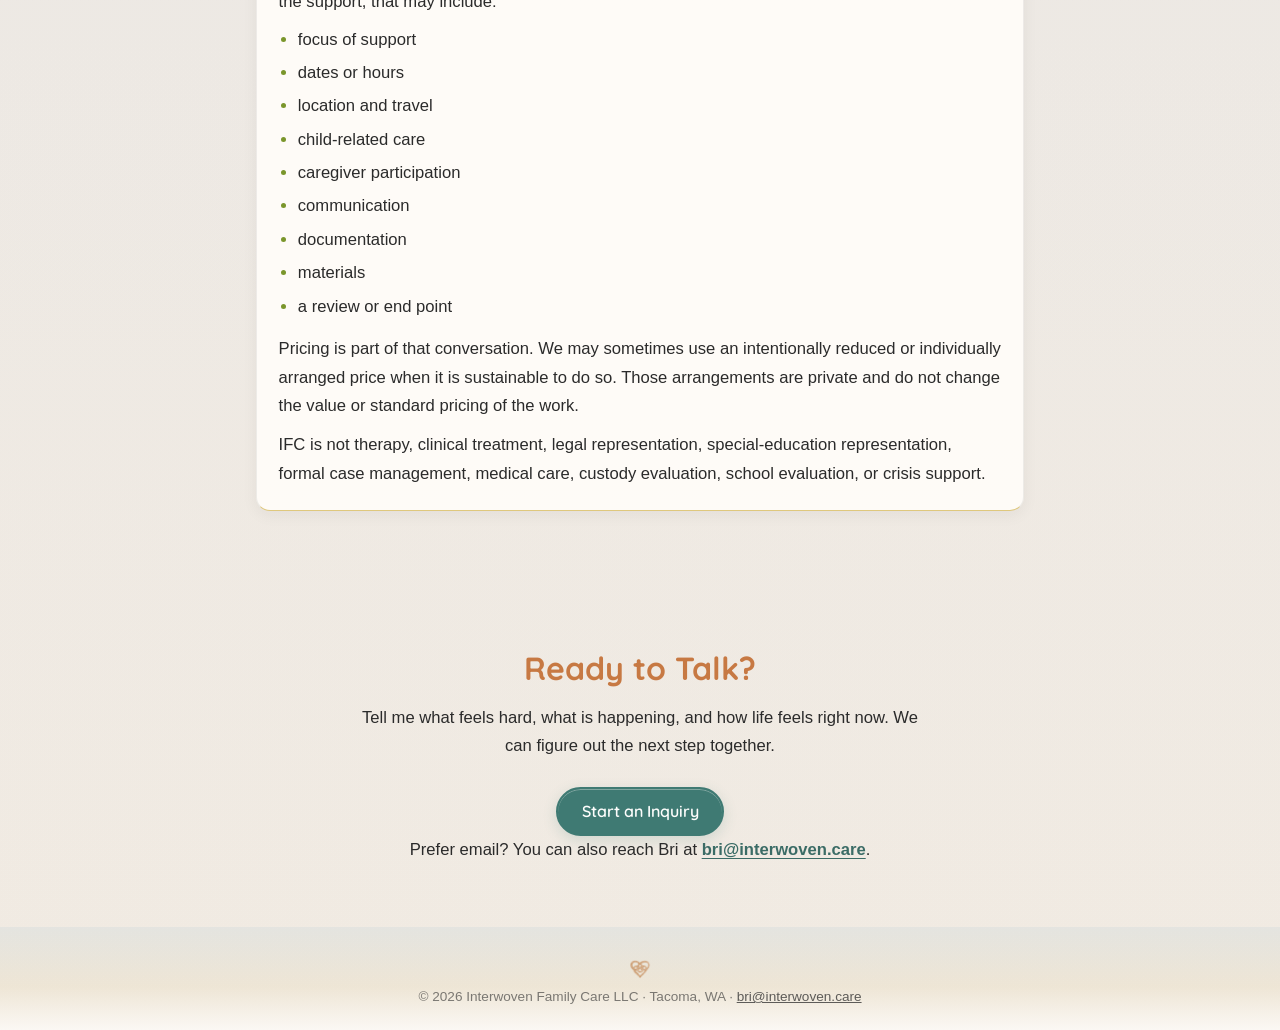
<file: pricing-examples/index.html>
<!doctype html>
<html lang="en">
<head>
  <meta charset="utf-8">
  <meta name="viewport" content="width=device-width, initial-scale=1">
  <title>Pricing | Interwoven Family Care™</title>
  <meta name="robots" content="noindex">
  <link rel="canonical" href="https://interwoven.care/pricing/">
  <meta http-equiv="refresh" content="0; url=/pricing/">
  <script>
    window.location.replace('/pricing/' + window.location.search + window.location.hash);
  </script>
</head>
<body>
  <p>Pricing has moved to <a href="/pricing/">interwoven.care/pricing/</a>.</p>
</body>
</html>
</file>
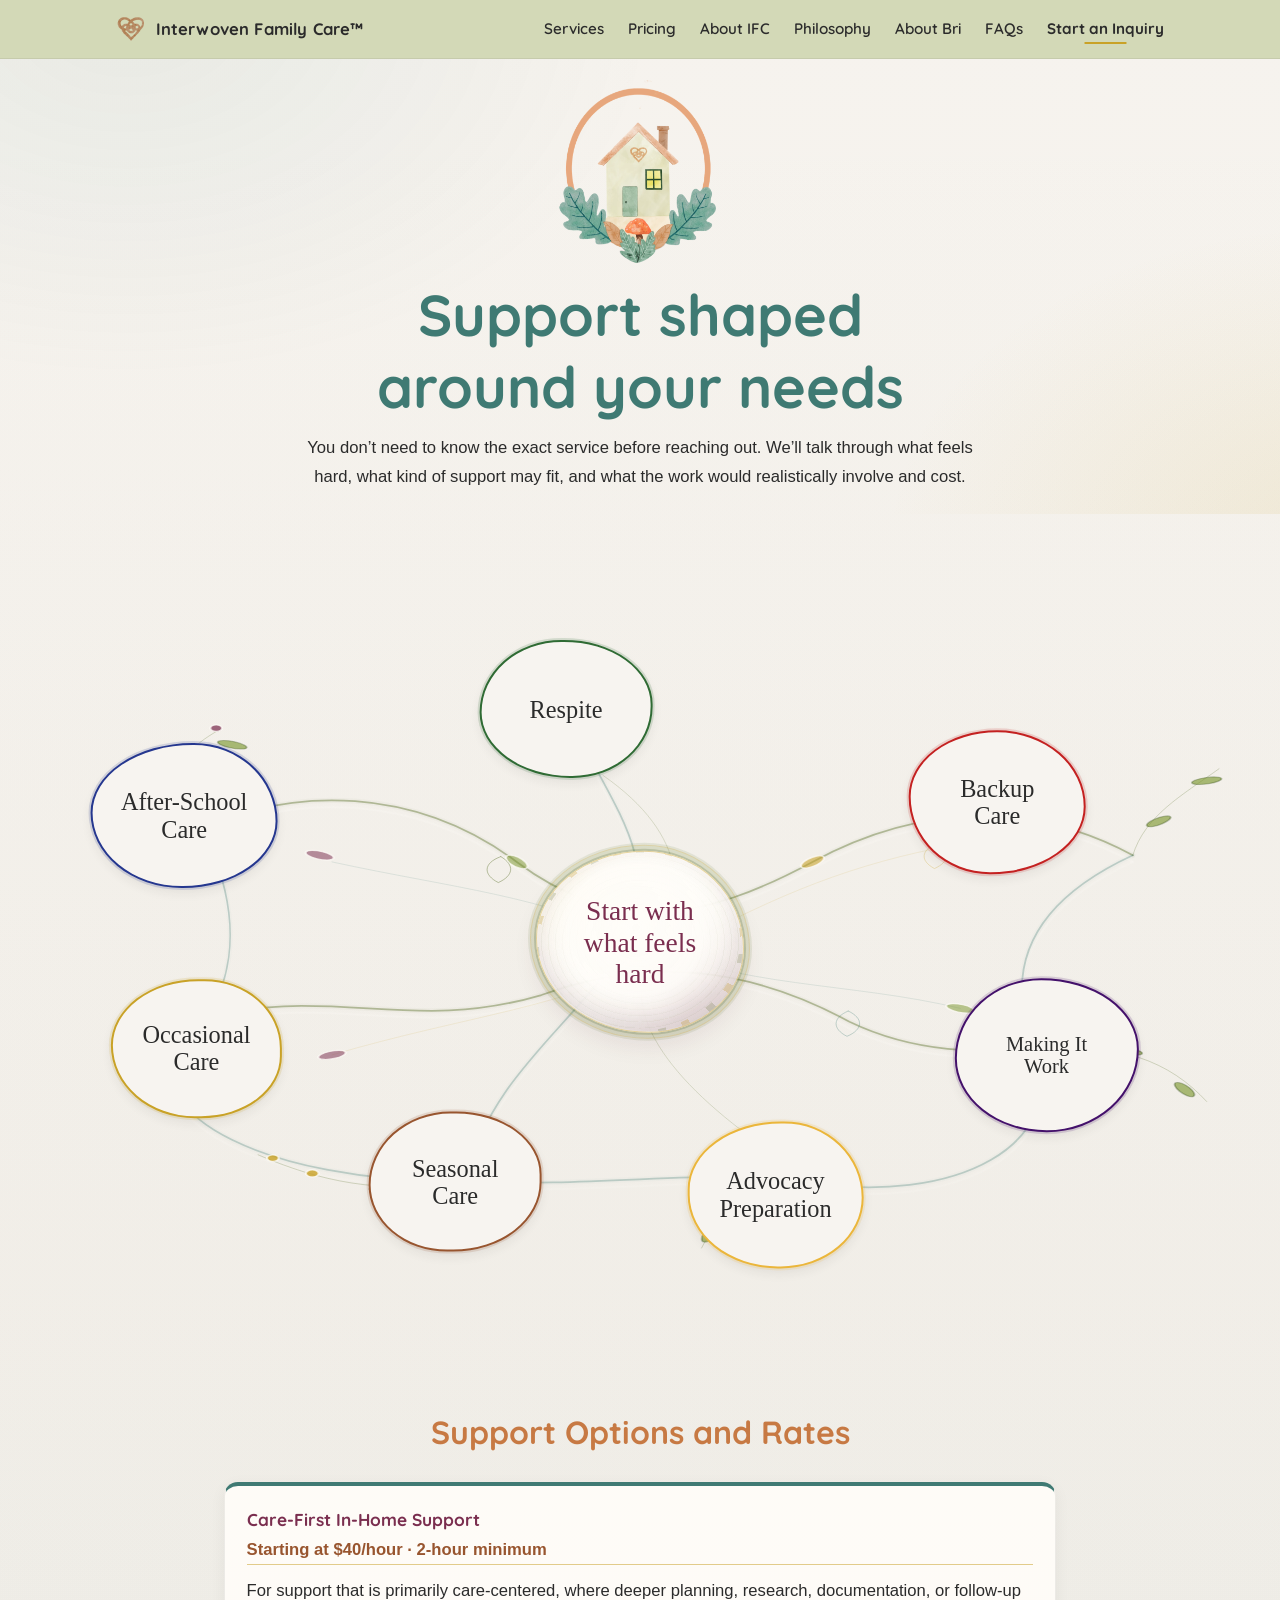
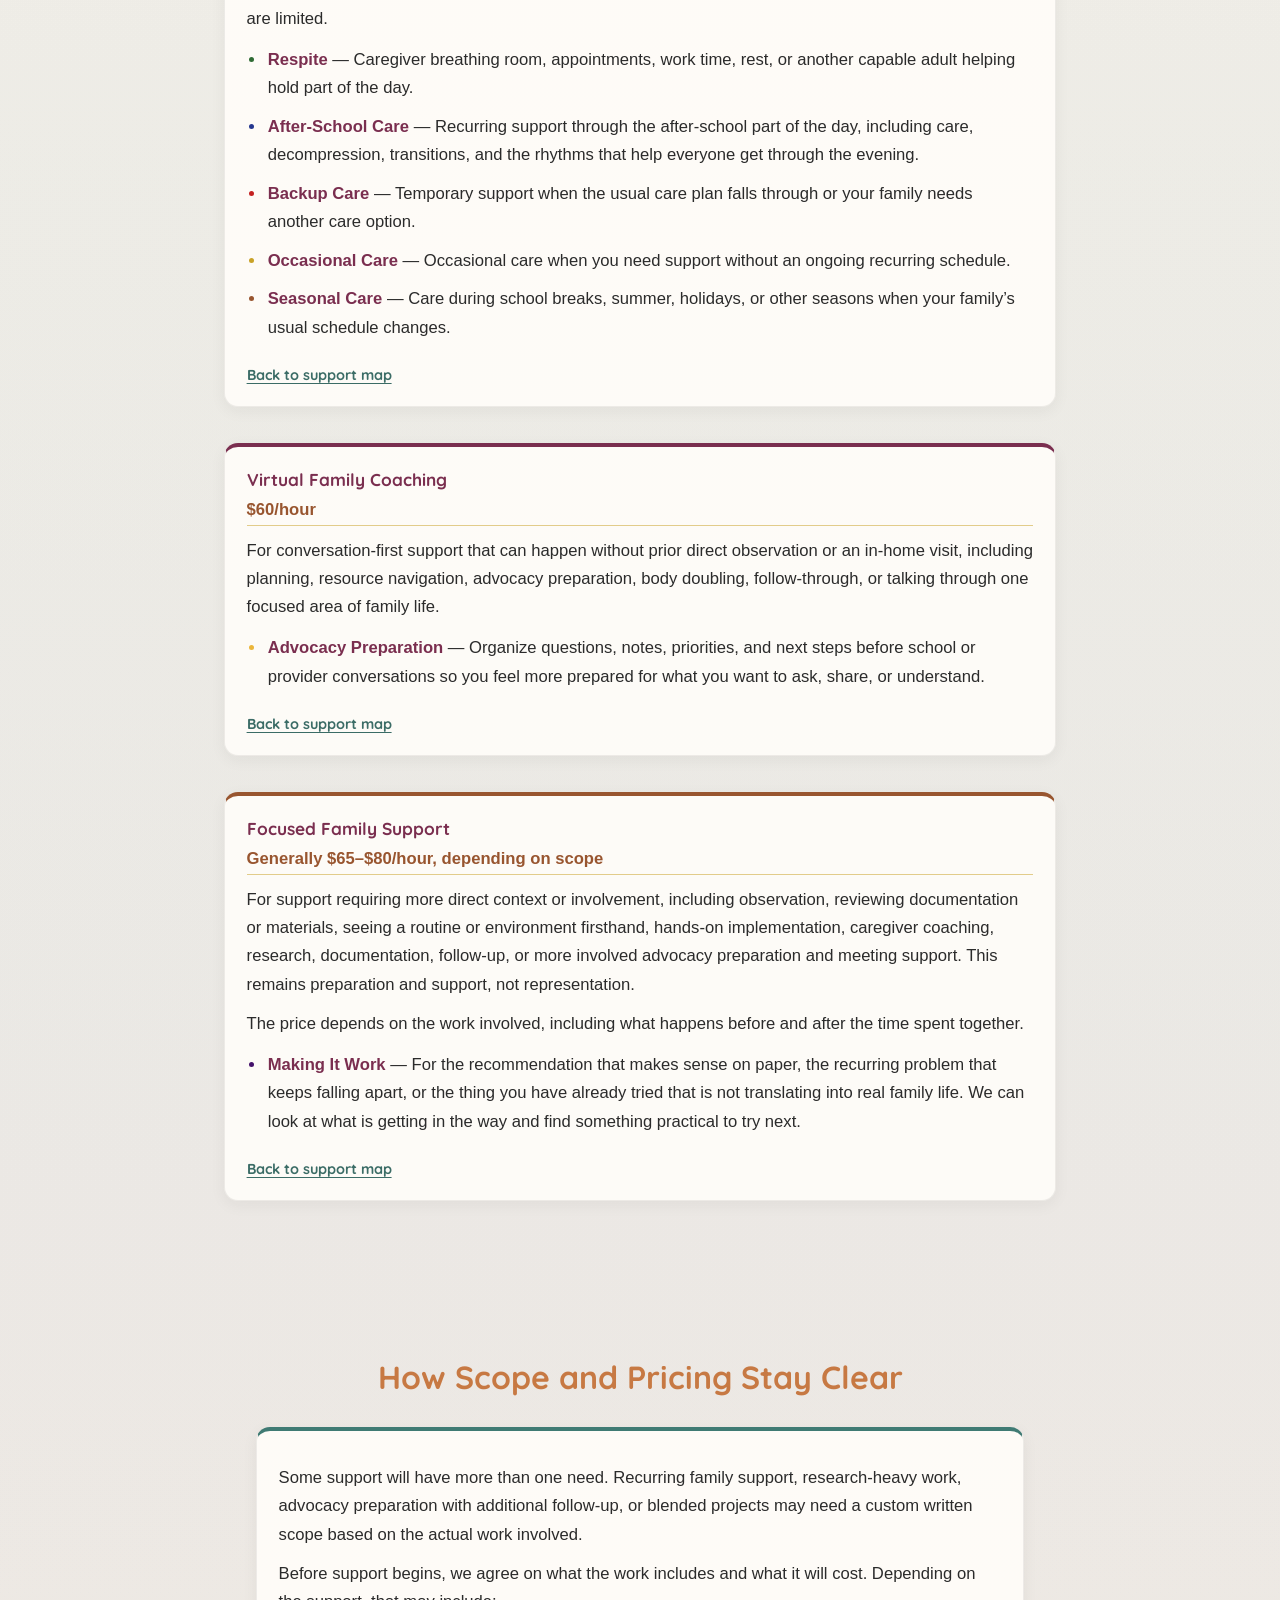
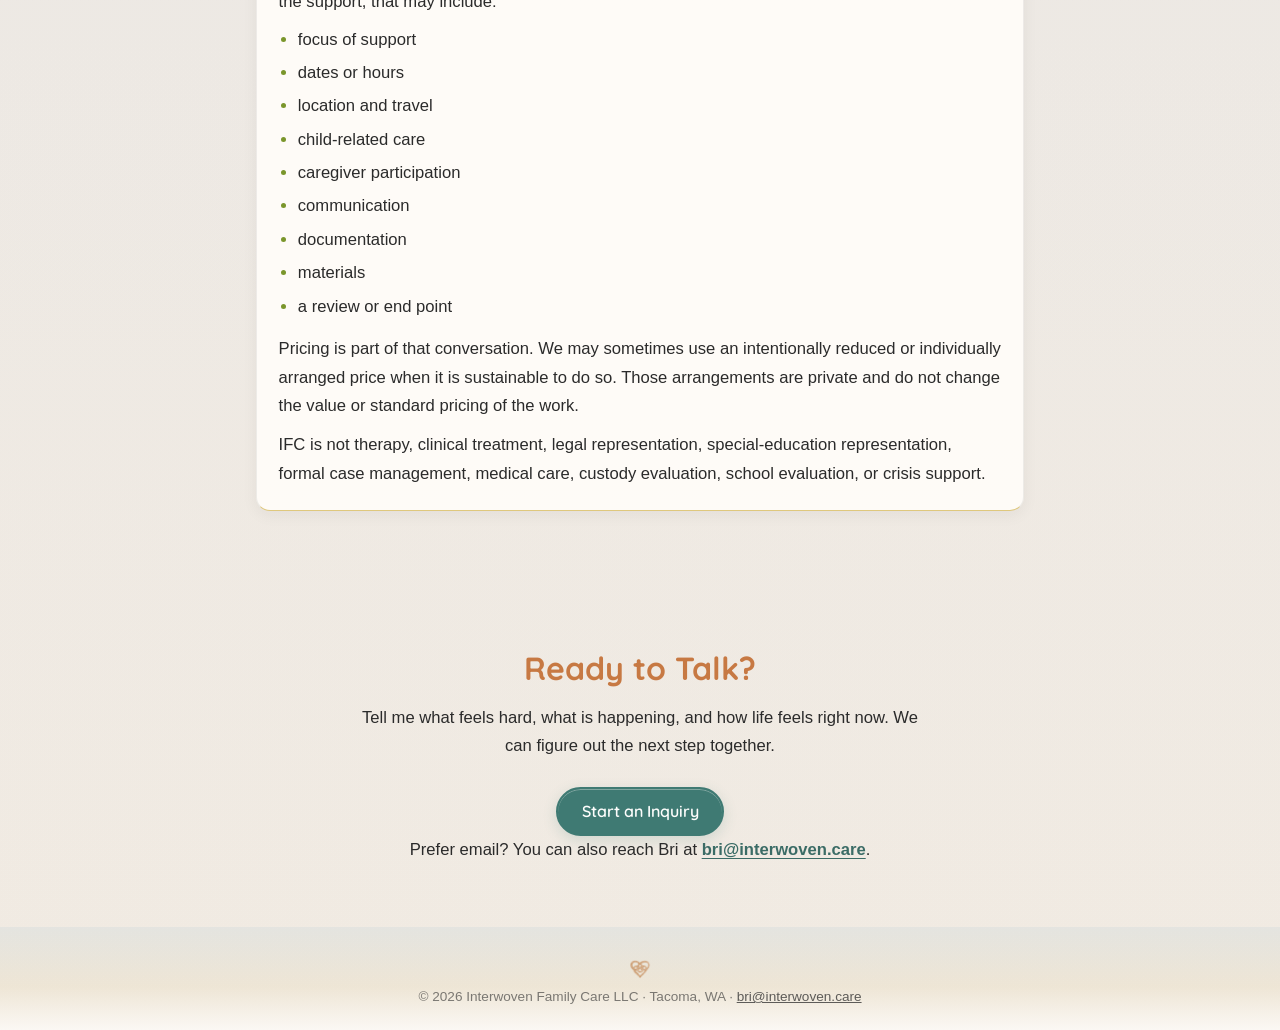
<file: pricing/index.html>
<!doctype html>
<html lang="en">
<head>
  <meta charset="utf-8">
  <meta name="viewport" content="width=device-width, initial-scale=1">
  <title>Pricing | Interwoven Family Care™</title>
  <meta name="description" content="You don’t need to know the exact service before reaching out. We’ll talk through what feels hard, what kind of support may fit, and what the work would realistically involve and cost.">
  <link rel="canonical" href="https://interwoven.care/pricing/">
  <link rel="icon" type="image/png" href="../assets/heart.png">
  <link rel="apple-touch-icon" href="../assets/apple-touch-icon.png">
  <meta name="theme-color" content="#F6F3EE">

  <meta property="og:type" content="website">
  <meta property="og:url" content="https://interwoven.care/pricing/">
  <meta property="og:title" content="Pricing | Interwoven Family Care™">
  <meta property="og:description" content="You don’t need to know the exact service before reaching out. We’ll talk through what feels hard, what kind of support may fit, and what the work would realistically involve and cost.">
  <meta property="og:image" content="https://interwoven.care/assets/og.png">
  <meta name="twitter:card" content="summary_large_image">

  <link rel="preconnect" href="https://fonts.googleapis.com">
  <link rel="preconnect" href="https://fonts.gstatic.com" crossorigin>
  <link href="https://fonts.googleapis.com/css2?family=Quicksand:wght@500;600;700&amp;display=swap" rel="stylesheet">

  <link rel="stylesheet" href="../assets/typography.css">

  <style>
    :root {
      --teal: var(--ifc-smoky-dark-teal);
      --deep-teal: var(--ifc-teal-hover);
      --moss: var(--ifc-moss-sunlight);
      --copper: var(--ifc-copper);
      --plum: var(--ifc-mulberry);
      --ivory: var(--ifc-page-bg);
      --ink: var(--ifc-body-text);
      --sunlit-moss: color-mix(in srgb, var(--ifc-moss-sunlight) 28%, var(--ifc-soft-ivory));
      --nav-h: 3.6rem;
      --space-section: clamp(3rem, 7vh, 5rem);
      --space-section-compact: clamp(2.2rem, 5vh, 3.4rem);
      --space-divider: clamp(0.55rem, 1.5vh, 0.9rem);
      --space-heading-intro: 0.9rem;
      --space-intro-content: clamp(1.45rem, 3vh, 2.15rem);
      --space-section-tail: clamp(1.4rem, 3vh, 2.25rem);
      --font-display: Georgia, "Times New Roman", serif;
      --action-primary: var(--ifc-primary-action);
      --action-primary-hover: var(--ifc-teal-hover);
      --action-schedule: var(--ifc-schedule-action);
      --action-schedule-hover: var(--ifc-mulberry-hover);
      --action-secondary-bg: color-mix(in srgb, var(--ifc-soft-ivory) 88%, transparent);
      --action-secondary-border: color-mix(in srgb, var(--ifc-copper) 54%, transparent);
      --action-text-on-dark: var(--ifc-action-text-on-dark);
    }

    * { box-sizing: border-box; }

    html { scroll-behavior: smooth; }

    body {
      margin: 0;
      color: var(--ink);
      background:
        linear-gradient(
          180deg,
          var(--ivory) 0%,
          color-mix(in srgb, var(--ifc-soft-ivory) 97%, var(--ifc-logo-peach)) 32%,
          color-mix(in srgb, var(--ifc-soft-ivory) 96%, var(--ifc-smoky-dark-teal)) 62%,
          color-mix(in srgb, var(--ifc-soft-ivory) 97%, var(--ifc-mulberry)) 100%
        );
      -webkit-font-smoothing: antialiased;
      text-rendering: optimizeLegibility;
    }

    .brand,
    .nav-links a:not(.nav-cta),
    .nav-cta,
    .hero-subhead,
    .example-price,
    .soft-note strong {
      font-family: var(--font-brand);
    }

    ::selection { background: rgba(63, 122, 115, 0.28); }
    img { display: block; height: auto; }

    main {
      background:
        linear-gradient(
          180deg,
          rgba(246, 243, 238, 0) 0%,
          rgba(63, 122, 115, 0.035) 42%,
          rgba(122, 46, 79, 0.03) 68%,
          rgba(201, 162, 39, 0.035) 100%
        );
    }

    .skip-link {
      position: absolute;
      left: -999px;
      top: 0.5rem;
      z-index: 100;
      padding: 0.6em 1em;
      background: var(--plum);
      color: var(--ivory);
      border-radius: 999px;
      font-family: "Quicksand", sans-serif;
      text-decoration: none;
    }

    .skip-link:focus-visible { left: 0.5rem; }

    .nav {
      position: sticky;
      top: 0;
      z-index: 50;
      background: var(--sunlit-moss);
      -webkit-backdrop-filter: blur(10px);
      backdrop-filter: blur(10px);
      border-bottom: 1px solid rgba(43, 43, 43, 0.08);
    }

    .nav-inner {
      max-width: 68rem;
      margin: 0 auto;
      min-height: var(--nav-h);
      padding: 0.4rem 1.25rem;
      display: flex;
      align-items: center;
      gap: 1rem;
    }

    .brand {
      display: flex;
      align-items: center;
      gap: 0.6rem;
      text-decoration: none;
      color: var(--ink);
      font-weight: 700;
      font-size: 1.04rem;
      letter-spacing: 0.01em;
    }

    .brand img {
      width: 30px;
      filter: brightness(0.86) saturate(1.12);
    }

    .nav-links {
      margin-left: auto;
      display: flex;
      align-items: center;
      gap: 1.5rem;
    }

    .nav-links a:not(.nav-cta) {
      position: relative;
      padding: 0.35rem 0;
      text-decoration: none;
      color: var(--ink);
      font-weight: 600;
      font-size: 0.95rem;
      white-space: nowrap;
    }

    .nav-links a:not(.nav-cta)::after {
      content: "";
      position: absolute;
      left: 0;
      right: 0;
      bottom: 0;
      height: 2px;
      border-radius: 2px;
      background: var(--ifc-nav-detail);
      transform: scaleX(0);
      transform-origin: center;
      transition: transform 180ms ease;
    }

    .nav-links a:not(.nav-cta):hover,
    .nav-links a:not(.nav-cta)[aria-current] { color: var(--ink); }

    .nav-links a:not(.nav-cta):hover::after,
    .nav-links a:not(.nav-cta)[aria-current]::after { transform: scaleX(1); }

    .nav-links a.nav-inquiry {
      font-weight: 700;
    }

    .nav-links a.nav-inquiry::after {
      background: var(--ifc-nav-detail);
      transform: scaleX(0.36);
    }

    .nav-links a.nav-inquiry:hover::after,
    .nav-links a.nav-inquiry[aria-current]::after {
      transform: scaleX(1);
    }

    .nav-cta {
      padding: 0.72em 1.2em;
      border-radius: 999px;
      background: var(--action-primary);
      color: var(--action-text-on-dark);
      font-weight: 600;
      font-size: 0.95rem;
      text-decoration: none;
      white-space: nowrap;
      box-shadow: inset 0 1px 0 rgba(255, 253, 249, 0.34), 0 3px 12px rgba(63, 122, 115, 0.18);
      transition: background-color 160ms ease, transform 160ms ease, box-shadow 160ms ease;
    }

    .nav-cta:hover {
      background: var(--action-primary-hover);
      color: var(--action-text-on-dark);
      transform: translateY(-1px);
      box-shadow: inset 0 1px 0 rgba(255, 253, 249, 0.28), 0 5px 15px rgba(63, 122, 115, 0.22);
    }

    a:focus-visible, button:focus-visible {
      outline: 3px solid var(--plum);
      outline-offset: 3px;
      border-radius: 4px;
    }

    .nav-toggle {
      display: none;
      margin-left: auto;
      width: 44px;
      height: 44px;
      padding: 10px;
      border: 0;
      background: none;
      cursor: pointer;
    }

    .nav-toggle span {
      display: block;
      height: 2px;
      margin: 5px 0;
      border-radius: 2px;
      background: var(--ink);
      transition: transform 200ms ease, opacity 200ms ease;
    }

    .nav.open .nav-toggle span:nth-child(1) { transform: translateY(7px) rotate(45deg); }
    .nav.open .nav-toggle span:nth-child(2) { opacity: 0; }
    .nav.open .nav-toggle span:nth-child(3) { transform: translateY(-7px) rotate(-45deg); }

    @media (max-width: 1020px) {
      .nav-toggle { display: block; }

      .nav-links {
        display: none;
        position: absolute;
        top: 100%;
        left: 0;
        right: 0;
        flex-direction: column;
        align-items: stretch;
        gap: 0;
        padding: 0.5rem 1.25rem 1.1rem;
        background: var(--sunlit-moss);
        border-bottom: 1px solid rgba(43, 43, 43, 0.1);
        box-shadow: 0 14px 28px rgba(43, 43, 43, 0.1);
      }

      .nav.open .nav-links { display: flex; }

      .nav-links a:not(.nav-cta) {
        padding: 0.7rem 0.2rem;
        font-size: 1.05rem;
      }

      .nav-links a:not(.nav-cta)::after { display: none; }

      .nav-links a:not(.nav-cta)[aria-current] {
        padding-left: 0.75rem;
        box-shadow: inset 3px 0 0 var(--plum);
      }

      .nav-links a.nav-inquiry {
        padding-left: 0.75rem;
        box-shadow: inset 3px 0 0 rgba(63, 122, 115, 0.62);
      }

      .nav-cta {
        margin-top: 0.7rem;
        text-align: center;
        padding: 0.7em 1.2em;
        font-size: 1.05rem;
      }
    }

    .hero {
      min-height: 0;
      display: flex;
      flex-direction: column;
      align-items: center;
      justify-content: flex-start;
      text-align: center;
      padding: clamp(1rem, 2.4vh, 1.5rem) 1.5rem clamp(1.1rem, 2.6vh, 1.6rem);
      background-image:
        radial-gradient(55rem 38rem at 10% -10%, rgba(63, 122, 115, 0.08), transparent 60%),
        radial-gradient(48rem 34rem at 105% 108%, rgba(201, 162, 39, 0.12), transparent 60%);
    }

    .crest { width: min(63vw, 19vh, 170px); }

    h1, h2, h3 {
      text-wrap: balance;
    }

    h1 {
      margin: clamp(0.35rem, 1vh, 0.65rem) 0 0;
      max-width: 48rem;
    }

    .hero-subhead {
      margin: 0.4rem auto 0;
      max-width: 44rem;
      font-weight: 700;
      font-size: clamp(1rem, 2vw, 1.16rem);
      line-height: 1.35;
      color: var(--ink);
      text-wrap: balance;
      white-space: nowrap;
    }

    .hero-intro {
      margin: 0.8rem auto 0;
      max-width: 50rem;

      text-wrap: balance;
    }

    .hero-intro + .hero-intro { margin-top: 0.65rem; }

    .hero-actions {
      margin-top: 1.45rem;
      display: flex;
      flex-wrap: wrap;
      justify-content: center;
      gap: 0.85rem;
    }

    .section {
      padding: clamp(2.7rem, 7vh, 4.8rem) 1.5rem;
    }

    .anchor-target {
      scroll-margin-top: calc(var(--nav-h) + 1rem);
    }

    .section-tight {
      padding-top: clamp(1.6rem, 4vh, 2.5rem);
      padding-bottom: clamp(1.25rem, 3vh, 1.9rem);
    }

    .section-note {
      padding-top: clamp(0.8rem, 2.4vh, 1.35rem);
      padding-bottom: clamp(1.5rem, 3.8vh, 2.4rem);
    }

    .section-examples {
      padding-top: clamp(1.2rem, 3vh, 2rem);
    }

    .wrap { max-width: 44rem; margin: 0 auto; }
    .wrap-wide { max-width: 64rem; margin: 0 auto; }

    .eyebrow {
      margin: 0;
      text-indent: 0.32em;
      text-align: center;
    }

    h2 {
      margin: 0.7rem 0 1.2rem;
      text-align: center;
      text-wrap: balance;
    }



    .knot-divider {
      display: flex;
      align-items: center;
      justify-content: center;
      gap: 1.1rem;
      padding: 1.05rem 1.5rem;
    }

    .knot-divider::before,
    .knot-divider::after {
      content: "";
      height: 1px;
      width: min(110px, 22vw);
    }

    .knot-divider::before { background: linear-gradient(to left, rgba(122, 150, 43, 0.5), transparent); }
    .knot-divider::after { background: linear-gradient(to right, rgba(122, 150, 43, 0.5), transparent); }

    .knot-divider img { width: 26px; opacity: 0.9; }

    .soft-note {
      margin: 0 auto;
      max-width: 48rem;
      padding: 0.75rem 1rem;
      border-left: 4px solid var(--plum);
      border-right: 4px solid rgba(201, 162, 39, 0.72);
      border-radius: 12px;
      background: linear-gradient(90deg, rgba(122, 46, 79, 0.08), rgba(201, 162, 39, 0.055));
    }

    .soft-note p {
      margin: 0;
      font-size: 0.84rem;
      line-height: 1.38;
    }

    .soft-note p + p { margin-top: 0.35rem; }
    .soft-note strong { color: var(--plum); }

    .soft-note .scope-note {
      font-size: 0.78rem;
      line-height: 1.35;
      color: rgba(43, 43, 43, 0.74);
    }

    .soft-note .care-thread-note {
      color: var(--plum);
      font-weight: 700;
    }

    .care-thread-list {
      margin: 0.55rem auto 0;
      padding: 0;
      display: grid;
      grid-template-columns: repeat(2, minmax(12rem, 1fr));
      gap: 0.36rem 1rem;
      list-style: none;
    }

    .care-thread-list li {
      position: relative;
      padding-left: 1.05rem;
      font-size: 0.8rem;
      line-height: 1.35;
      color: rgba(43, 43, 43, 0.82);
    }

    .care-thread-list li::before {
      content: "";
      position: absolute;
      left: 0;
      top: 0.34rem;
      width: 0.42rem;
      height: 0.42rem;
      border-radius: 999px;
      background: radial-gradient(circle at 35% 30%, rgba(151, 203, 197, 0.95), var(--teal) 58%, #3F7A73 100%);
      box-shadow: 0 0 0 3px rgba(63, 122, 115, 0.12);
    }

    .care-thread-list li:nth-child(2n)::before {
      background: radial-gradient(circle at 35% 30%, rgba(216, 154, 179, 0.95), var(--plum) 58%, #7A2E4F 100%);
      box-shadow: 0 0 0 3px rgba(122, 46, 79, 0.1);
    }

    .care-thread-list li:nth-child(3n)::before {
      background: radial-gradient(circle at 35% 30%, rgba(247, 206, 166, 0.95), var(--copper) 58%, #98552F 100%);
      box-shadow: 0 0 0 3px rgba(201, 162, 39, 0.14);
    }

    .section-in-home {
      padding-top: clamp(1.2rem, 3vh, 2rem);
      padding-bottom: clamp(1.8rem, 4.5vh, 3rem);
    }

    .section-intro {
      margin: 0 auto;
      max-width: 48rem;
      text-align: center;
      text-wrap: balance;
    }

    .in-home-grid {
      margin-top: 1.45rem;
      display: grid;
      grid-template-columns: repeat(3, minmax(0, 1fr));
      gap: 1rem;
    }

    .in-home-card,
    .coaching-offer {
      padding: 1.15rem 1.2rem;
      border: 1px solid transparent;
      border-top-width: 4px;
      border-radius: 14px;
      background:
        linear-gradient(rgba(255, 253, 249, 0.92), rgba(255, 253, 249, 0.92)) padding-box,
        linear-gradient(90deg, rgba(63, 122, 115, 0.8), rgba(122, 150, 43, 0.34)) border-box;
      box-shadow: 0 4px 16px rgba(43, 43, 43, 0.055);
    }

    .in-home-card:nth-child(2),
    .coaching-offer:nth-child(2) {
      background:
        linear-gradient(rgba(255, 253, 249, 0.92), rgba(255, 253, 249, 0.92)) padding-box,
        linear-gradient(90deg, rgba(122, 46, 79, 0.66), rgba(201, 162, 39, 0.42)) border-box;
    }

    .in-home-card:nth-child(3) {
      background:
        linear-gradient(rgba(255, 253, 249, 0.92), rgba(255, 253, 249, 0.92)) padding-box,
        linear-gradient(90deg, rgba(122, 150, 43, 0.68), rgba(63, 122, 115, 0.36)) border-box;
    }

    .in-home-card h3,
    .coaching-offer h4 {
      margin: 0 0 0.6rem;
      color: var(--deep-teal);
      font-size: 1.08rem;
    }

    .in-home-card:nth-child(2) h3,
    .coaching-offer:nth-child(2) h4 {
      color: var(--plum);
    }

    .in-home-card p,
    .in-home-card li,
    .coaching-offer p,
    .coaching-offer li {
      font-size: 0.94rem;
      line-height: 1.55;
    }

    .in-home-card p {
      margin: 0;
    }

    .in-home-card p + p {
      margin-top: 0.7rem;
    }

    .in-home-budget {
      margin: 1.15rem auto 0;
      max-width: 48rem;
      padding: 0.85rem 1rem;
      border-left: 4px solid var(--copper);
      border-radius: 10px;
      background: rgba(201, 162, 39, 0.075);
      font-size: 0.92rem !important;
      line-height: 1.5 !important;
    }

    .section-coaching {
      padding-top: clamp(2rem, 5vh, 3.4rem);
      padding-bottom: clamp(1.8rem, 4.5vh, 3rem);
    }

    .focused-intro {
      margin: 0 auto 1.35rem;
      max-width: 48rem;
      text-align: center;
    }

    .focused-intro p {
      margin: 0;
    }

    .focused-intro p + p {
      margin-top: 0.65rem;
    }

    .coaching-panel {
      padding: clamp(1.4rem, 4vw, 2.2rem);
      border: 1px solid transparent;
      border-top-width: 4px;
      border-radius: 16px;
      background:
        linear-gradient(rgba(255, 253, 249, 0.92), rgba(255, 253, 249, 0.92)) padding-box,
        linear-gradient(90deg, rgba(63, 122, 115, 0.86), rgba(122, 46, 79, 0.58), rgba(201, 162, 39, 0.7)) border-box;
      box-shadow: 0 6px 22px rgba(43, 43, 43, 0.07);
    }

    .coaching-panel > h3 {
      margin: 0;
      color: var(--plum);
      font-size: clamp(1.4rem, 3vw, 1.8rem);
      text-align: center;
    }

    .coaching-panel > p {
      margin: 0.65rem auto 0;
      max-width: 44rem;
      text-align: center;
    }

    .coaching-examples {
      margin-top: 1.25rem;
      padding: 1rem 1.1rem;
      border-radius: 12px;
      background: rgba(246, 243, 238, 0.62);
    }

    .coaching-examples h4 {
      margin: 0 0 0.65rem;
      color: var(--deep-teal);
      font-size: 1.05rem;
    }

    .coaching-examples ul {
      margin: 0;
      padding-left: 1.2rem;
      display: grid;
      grid-template-columns: repeat(2, minmax(0, 1fr));
      gap: 0.45rem 1.3rem;
    }

    .coaching-examples li {
      font-size: 0.92rem;
      line-height: 1.5;
    }

    .coaching-offers {
      margin-top: 1.2rem;
      display: grid;
      grid-template-columns: repeat(2, minmax(0, 1fr));
      align-items: stretch;
      gap: 1rem;
    }

    .offer-price {
      margin: 0 0 0.7rem;
      font-family: var(--font-brand);
      font-weight: 700;
      font-size: 1.08rem !important;
      color: var(--plum) !important;
    }

    .coaching-offer > p {
      margin: 0;
    }

    .coaching-offer > p + p,
    .coaching-offer ul + p {
      margin-top: 0.75rem;
    }

    .coaching-offer ul {
      margin: 0.55rem 0 0;
      padding-left: 1.2rem;
    }

    .coaching-offer li + li {
      margin-top: 0.3rem;
    }

    .offer-note {
      color: rgba(43, 43, 43, 0.76) !important;
      font-style: italic;
    }

    .offer-meaning {
      margin-bottom: 0.35rem !important;
      color: var(--deep-teal) !important;
      font-family: var(--font-brand);
      font-weight: 700;
    }

    .coaching-scope {
      margin-top: 1rem;
      padding: 0.95rem 1.05rem;
      border-radius: 10px;
      border-left: 4px solid var(--plum);
      background: rgba(122, 46, 79, 0.06);
    }

    .coaching-scope p {
      margin: 0;
      font-size: 0.9rem;
      line-height: 1.5;
    }

    .coaching-scope p + p {
      margin-top: 0.65rem;
    }

    .section-examples .wrap-wide {
      max-width: 82rem;
    }

    .thread-map {
      position: relative;
      width: min(100%, 82rem);
      min-height: clamp(40.5rem, 52vw, 49rem);
      margin: 2rem auto 0;
      isolation: isolate;
    }

    .thread-lines {
      position: absolute;
      inset: 0;
      width: 100%;
      height: 100%;
      pointer-events: none;
    }

    .thread-lines path {
      fill: none;
      stroke-linecap: round;
      stroke-linejoin: round;
      vector-effect: non-scaling-stroke;
    }

    .thread-lines .branch-shadow {
      stroke-width: 5.2;
      opacity: 0.045;
    }

    .thread-lines .thread-vine {
      stroke-width: 1.75;
      opacity: 0.58;
      filter: drop-shadow(0 1px 0 rgba(255, 253, 249, 0.58));
    }

    .thread-lines .knot-loop {
      stroke-width: 1.45;
      opacity: 0.55;
    }

    .thread-lines .thread-tendril {
      stroke-width: 0.95;
      opacity: 0.28;
    }

    .line-option-b { stroke: rgba(82, 105, 31, 0.68); }
    .line-option-d { stroke: rgba(63, 122, 115, 0.5); }
    .line-gold { stroke: rgba(201, 162, 39, 0.46); }

    .thread-lines .vine-leaf {
      fill: rgba(122, 150, 43, 0.58);
      stroke: rgba(255, 253, 249, 0.78);
      stroke-width: 0.18;
      opacity: 0.86;
    }

    .thread-lines .vine-leaf.plum { fill: rgba(122, 46, 79, 0.6); }
    .thread-lines .vine-leaf.gold { fill: rgba(201, 162, 39, 0.66); }

    .thread-lines .botanical-stem {
      fill: none;
      stroke: rgba(82, 105, 31, 0.62);
      stroke-width: 0.55;
      stroke-linecap: round;
      opacity: 0.68;
      vector-effect: non-scaling-stroke;
    }

    .thread-lines .botanical-leaf {
      fill: rgba(122, 150, 43, 0.62);
      stroke: rgba(52, 77, 27, 0.32);
      stroke-width: 0.16;
    }

    .thread-lines .botanical-bud {
      fill: rgba(122, 46, 79, 0.72);
      stroke: rgba(255, 253, 249, 0.72);
      stroke-width: 0.18;
    }

    .thread-lines .botanical-bud.gold { fill: rgba(201, 162, 39, 0.82); }

    .thread-lines .vine-wrap {
      fill: none;
      stroke-linecap: round;
      stroke-width: 0.72;
      opacity: 0.8;
    }

    .center-card,
    .map-node {
      overflow: hidden;
      text-shadow: 0 1px 0 rgba(255, 253, 249, 0.45);
    }

    .center-card {
      position: absolute;
      left: 50%;
      top: 50%;
      z-index: 2;
      width: clamp(10.2rem, 19vw, 13rem);
      min-height: clamp(8.8rem, 16vw, 11.4rem);
      transform: translate(-50%, -50%);
      display: flex;
      flex-direction: column;
      align-items: center;
      justify-content: center;
      gap: 0.18rem;
      padding: 1.2rem;
      border: 1.5px solid rgba(201, 162, 39, 0.42);
      border-radius: 52% 48% 46% 54% / 48% 54% 46% 52%;
      background:
        radial-gradient(ellipse at 48% 42%, rgba(255, 253, 249, 0.98), rgba(255, 253, 249, 0.88) 45%, transparent 68%),
        radial-gradient(ellipse at 74% 82%, rgba(122, 46, 79, 0.11), transparent 48%),
        radial-gradient(ellipse at 24% 18%, rgba(201, 162, 39, 0.1), transparent 44%),
        repeating-radial-gradient(ellipse at 50% 50%, rgba(82, 105, 31, 0.055) 0 1px, transparent 1px 7px),
        linear-gradient(145deg, rgba(255, 253, 249, 0.96), rgba(246, 243, 238, 0.86));
      color: var(--plum);
      box-shadow:
        0 0 0 2px rgba(67, 89, 25, 0.2),
        0 0 0 5px rgba(122, 150, 43, 0.08),
        0 0 0 8px rgba(82, 105, 31, 0.1),
        inset 0 0 22px rgba(255, 253, 249, 0.08),
        0 12px 24px rgba(75, 24, 48, 0.09);
      line-height: 1.14;
      text-align: center;
      outline: 1px solid rgba(201, 162, 39, 0.26);
      outline-offset: 5px;
    }

    .center-card::before {
      content: "";
      position: absolute;
      inset: -0.42rem;
      border-radius: inherit;
      background:
        repeating-conic-gradient(
          from -10deg,
          rgba(201, 162, 39, 0.62) 0 5deg,
          transparent 5deg 15deg,
          rgba(82, 105, 31, 0.42) 15deg 20deg,
          transparent 20deg 33deg
        );
      -webkit-mask: radial-gradient(farthest-side, transparent calc(100% - 0.58rem), #000 calc(100% - 0.52rem));
      mask: radial-gradient(farthest-side, transparent calc(100% - 0.58rem), #000 calc(100% - 0.52rem));
      opacity: 0.44;
      transform: rotate(-7deg);
      pointer-events: none;
    }

    .center-card::after,
    .map-node::after {
      content: "";
      position: absolute;
      inset: 0;
      border-radius: inherit;
      pointer-events: none;
    }

    .center-card::after {
      box-shadow:
        inset 0 0 0 1px rgba(255, 253, 249, 0.12),
        inset 0 -10px 24px rgba(75, 24, 48, 0.12);
    }

    .center-card span {
      position: relative;
      z-index: 2;
      display: block;
      max-width: 9rem;
      font-family: var(--font-display);
      font-size: clamp(1.28rem, 2.35vw, 1.72rem);
      font-weight: 400;
    }

    .thread-map .map-node {
      position: absolute;
      z-index: 3;
      width: var(--node-w, clamp(9.9rem, 14vw, 12rem));
      min-height: var(--node-h, clamp(7.8rem, 11.6vw, 9.8rem));
      transform: translate(-50%, -50%);
      border: 1.4px solid rgba(82, 105, 31, 0.56);
      border-radius: var(--node-radius, 52% 48% 51% 49% / 49% 52% 48% 51%);
      padding: 0.9rem 1rem;
      display: grid;
      place-items: center;
      background:
        radial-gradient(ellipse at 48% 42%, rgba(255, 253, 249, 0.98), rgba(255, 253, 249, 0.86) 43%, transparent 66%),
        radial-gradient(ellipse at 78% 83%, rgba(122, 46, 79, 0.08), transparent 48%),
        repeating-radial-gradient(ellipse at 50% 50%, rgba(82, 105, 31, 0.055) 0 1px, transparent 1px 7px),
        linear-gradient(145deg, rgba(255, 253, 249, 0.96), rgba(246, 243, 238, 0.86));
      color: var(--plum);
      text-decoration: none;
      box-shadow:
        0 0 0 2px rgba(67, 89, 25, 0.18),
        0 0 0 5px rgba(122, 150, 43, 0.065),
        0 0 0 8px rgba(82, 105, 31, 0.04),
        inset 0 0 20px rgba(255, 253, 249, 0.16),
        0 9px 18px rgba(75, 24, 48, 0.055);
      cursor: pointer;
      transition: transform 220ms ease-in-out, box-shadow 220ms ease-in-out, border-color 220ms ease-in-out, background 220ms ease-in-out, filter 220ms ease-in-out;
    }

    .map-node::before {
      content: "";
      position: absolute;
      left: 14%;
      top: 10%;
      width: 54%;
      height: 30%;
      border-radius: var(--node-radius, 52% 48% 51% 49% / 49% 52% 48% 51%);
      background: radial-gradient(ellipse at center, rgba(255, 253, 249, 0.42), rgba(255, 253, 249, 0.12) 58%, transparent 74%);
      opacity: 0.72;
      transform: rotate(-16deg);
      pointer-events: none;
    }

    .map-node::after {
      inset: 0.46rem;
      border: 1px solid rgba(122, 150, 43, 0.2);
      border-radius: var(--node-radius, inherit);
      box-shadow:
        inset 0 0 18px rgba(122, 150, 43, 0.06),
        0 0 0 1px rgba(201, 162, 39, 0.18);
      transform: rotate(var(--ring-tilt, 7deg)) scaleX(0.96);
      opacity: 0.7;
    }

    .map-node:hover,
    .map-node:focus-visible {
      transform: translate(-50%, calc(-50% - 4px));
      box-shadow:
        0 0 0 2px rgba(67, 89, 25, 0.24),
        0 0 0 6px rgba(122, 150, 43, 0.1),
        0 0 0 9px rgba(201, 162, 39, 0.075),
        inset 0 0 22px rgba(255, 253, 249, 0.2),
        0 12px 24px rgba(75, 24, 48, 0.09);
      filter: brightness(1.055) saturate(1.02);
      outline: none;
    }

    .map-node:focus-visible {
      outline: 2px dashed rgba(201, 162, 39, 0.88);
      outline-offset: 0.55rem;
    }

    .map-node:hover::before,
    .map-node:focus-visible::before {
      background: radial-gradient(ellipse at center, rgba(255, 253, 249, 0.48), rgba(255, 253, 249, 0.16) 52%, transparent 72%);
    }

    .map-node[aria-pressed="true"] {
      border-color: rgba(122, 150, 43, 0.68);
      transform: translate(-50%, calc(-50% - 3px));
      outline: 2px dashed rgba(201, 162, 39, 0.78);
      outline-offset: 0.52rem;
      box-shadow:
        0 0 0 2px rgba(122, 46, 79, 0.22),
        0 0 0 6px rgba(122, 150, 43, 0.13),
        0 0 0 10px rgba(201, 162, 39, 0.1),
        inset 0 0 22px rgba(255, 253, 249, 0.2),
        0 13px 26px rgba(75, 24, 48, 0.12);
      filter: brightness(1.045) saturate(1.01);
    }

    .map-node[aria-pressed="true"]::after {
      border-style: dashed;
      border-color: rgba(201, 162, 39, 0.58);
      opacity: 0.92;
    }

    .map-node[data-tone="option-b"] {
      border-color: rgba(122, 150, 43, 0.52);
      background:
        radial-gradient(ellipse at 48% 43%, rgba(255, 253, 249, 0.99), rgba(255, 253, 249, 0.9) 38%, transparent 60%),
        radial-gradient(ellipse at 50% 50%, transparent 57%, rgba(122, 150, 43, 0.16) 75%, rgba(122, 150, 43, 0.32) 100%),
        radial-gradient(ellipse at 74% 82%, rgba(169, 88, 120, 0.2), transparent 48%),
        radial-gradient(ellipse at 23% 19%, rgba(232, 187, 114, 0.1), transparent 44%),
        linear-gradient(145deg, rgba(255, 253, 249, 0.96), rgba(246, 243, 238, 0.84));
      color: var(--plum);
    }

    .map-node[data-tone="option-d"] {
      border-color: rgba(122, 150, 43, 0.52);
      background:
        radial-gradient(ellipse at 48% 43%, rgba(255, 253, 249, 0.99), rgba(255, 253, 249, 0.9) 38%, transparent 60%),
        radial-gradient(ellipse at 50% 50%, transparent 57%, rgba(122, 150, 43, 0.16) 75%, rgba(122, 150, 43, 0.32) 100%),
        radial-gradient(ellipse at 74% 82%, rgba(93, 154, 145, 0.2), transparent 48%),
        radial-gradient(ellipse at 23% 19%, rgba(232, 187, 114, 0.1), transparent 44%),
        linear-gradient(145deg, rgba(255, 253, 249, 0.96), rgba(246, 243, 238, 0.84));
      color: var(--deep-teal);
    }

    .map-node[data-tone="option-b"][aria-pressed="true"],
    .map-node[data-tone="option-d"][aria-pressed="true"] {
      background:
        radial-gradient(ellipse at 48% 43%, rgba(255, 253, 249, 0.98), rgba(255, 253, 249, 0.84) 38%, transparent 60%),
        radial-gradient(ellipse at 50% 50%, transparent 57%, rgba(122, 150, 43, 0.2) 75%, rgba(122, 150, 43, 0.38) 100%),
        radial-gradient(ellipse at 74% 82%, rgba(122, 46, 79, 0.18), transparent 48%),
        radial-gradient(ellipse at 23% 19%, rgba(232, 187, 114, 0.14), transparent 44%),
        linear-gradient(145deg, rgba(255, 253, 249, 0.94), rgba(246, 243, 238, 0.82));
    }

    .node-title {
      position: relative;
      z-index: 2;
      display: block;
      max-width: 8.7rem;
      color: inherit;
      font-family: var(--font-display);
      font-size: clamp(1.18rem, 1.9vw, 1.62rem);
      font-weight: 400;
      line-height: 1.12;
      letter-spacing: 0;
      text-align: center;
      text-wrap: balance;
    }

    .node-title .line {
      display: block;
    }

    .map-node[data-label-size="long"] .node-title {
      max-width: 9.1rem;
      font-size: clamp(0.96rem, 1.55vw, 1.26rem);
      line-height: 1.08;
    }

    .map-node.node-recommendations .node-title {
      max-width: 11rem;
      font-size: clamp(1.12rem, 1.6vw, 1.325rem);
      line-height: 1.08;
    }

    .map-node.node-recommendations {
      padding-right: 0.4rem;
      padding-left: 0.4rem;
    }

    .node-after-school { left: 13%; top: 31%; --node-accent: var(--ifc-sapphire); --node-w: clamp(10rem, 14.6vw, 12.4rem); --node-h: clamp(7.8rem, 11.4vw, 9.4rem); --node-radius: 55% 45% 51% 49% / 48% 54% 46% 52%; --ring-tilt: 8deg; }
    .node-respite { left: 44%; top: 15%; --node-accent: var(--ifc-emerald); --node-w: clamp(9.6rem, 13.5vw, 11.4rem); --node-h: clamp(7.4rem, 10.8vw, 9.2rem); --node-radius: 48% 52% 47% 53% / 53% 47% 52% 48%; --ring-tilt: -7deg; }
    .node-backup { left: 79%; top: 29%; --node-accent: var(--ifc-ruby); --node-w: clamp(9.8rem, 13.8vw, 11.8rem); --node-h: clamp(7.7rem, 11.2vw, 9.5rem); --node-radius: 50% 50% 54% 46% / 46% 53% 47% 54%; --ring-tilt: 5deg; }
    .node-recommendations { left: 83%; top: 67%; --node-accent: var(--ifc-amethyst); --node-w: clamp(10.1rem, 14.4vw, 12.2rem); --node-h: clamp(8.2rem, 12vw, 10.1rem); --node-radius: 47% 53% 50% 50% / 52% 46% 54% 48%; --ring-tilt: -9deg; }
    .node-advocacy { left: 61%; top: 88%; --node-accent: var(--ifc-topaz); --node-w: clamp(9.8rem, 13.8vw, 11.7rem); --node-h: clamp(7.9rem, 11.5vw, 9.7rem); --node-radius: 54% 46% 48% 52% / 47% 53% 49% 51%; --ring-tilt: 11deg; }
    .node-summer { left: 35%; top: 86%; --node-accent: var(--ifc-copper); --node-w: clamp(9.6rem, 13.5vw, 11.5rem); --node-h: clamp(7.6rem, 11vw, 9.4rem); --node-radius: 49% 51% 53% 47% / 54% 46% 51% 49%; --ring-tilt: -6deg; }
    .node-drop-in { left: 14%; top: 66%; --node-accent: var(--ifc-gold); --node-w: clamp(9.5rem, 13.3vw, 11.4rem); --node-h: clamp(7.4rem, 10.9vw, 9.1rem); --node-radius: 53% 47% 49% 51% / 49% 51% 46% 54%; --ring-tilt: 7deg; }

    /* Each map option keeps Charcoal text and carries its accent in the ring. */
    .thread-map .map-node {
      border-width: 2px;
      border-color: var(--node-accent);
      background: var(--ifc-light-surface);
      color: var(--ifc-charcoal);
      box-shadow:
        0 0 0 2px color-mix(in srgb, var(--node-accent) 16%, transparent),
        0 5px 11px rgba(43, 43, 43, 0.07);
    }

    .thread-map .map-node::before {
      opacity: 0;
    }

    .thread-map .map-node::after {
      border: 0;
      box-shadow: none;
      opacity: 0;
    }

    .thread-map .map-node:hover,
    .thread-map .map-node:focus-visible,
    .thread-map .map-node[aria-pressed="true"] {
      border-color: var(--node-accent);
      box-shadow:
        0 0 0 3px color-mix(in srgb, var(--node-accent) 24%, transparent),
        0 7px 14px rgba(43, 43, 43, 0.09);
      filter: none;
      transform: translate(-50%, calc(-50% - 2px));
    }

    .thread-map .map-node:focus-visible,
    .thread-map .map-node[aria-pressed="true"] {
      outline-color: var(--node-accent);
    }

    .story-panel {
      position: absolute;
      left: 50%;
      top: 50%;
      z-index: 8;
      width: min(90%, 37rem);
      max-height: min(82vh, 36rem);
      overflow: auto;
      padding: clamp(1.1rem, 2.6vw, 1.55rem);
      border: 1px solid rgba(122, 46, 79, 0.22);
      border-radius: 8px;
      background:
        linear-gradient(90deg, rgba(122, 46, 79, 0.035), transparent 12%, transparent 88%, rgba(201, 162, 39, 0.05)),
        repeating-linear-gradient(0deg, transparent 0 12px, rgba(122, 150, 43, 0.018) 12px 13px),
        rgba(255, 253, 249, 0.97);
      box-shadow: 0 18px 38px rgba(43, 43, 43, 0.12);
      opacity: 0;
      pointer-events: none;
      visibility: hidden;
      transform: translate(-50%, 5%);
      transition: opacity 220ms ease-in-out, transform 220ms ease-in-out, visibility 220ms ease-in-out;
    }

    .story-panel::before {
      content: "";
      position: absolute;
      inset: 0.42rem;
      border: 1px dashed rgba(122, 150, 43, 0.28);
      border-radius: 6px;
      pointer-events: none;
    }

    .story-panel::after {
      content: "";
      position: absolute;
      left: 50%;
      top: 0.5rem;
      width: min(8rem, 38%);
      height: 1px;
      background: linear-gradient(to right, transparent, rgba(122, 150, 43, 0.46), transparent);
      transform: translateX(-50%);
      pointer-events: none;
    }

    .thread-map.is-detail-open .story-panel {
      position: fixed;
      z-index: 45;
      max-height: min(calc(100vh - var(--nav-h) - 2rem), 36rem);
      opacity: 1;
      pointer-events: auto;
      visibility: visible;
      transform: translate(-50%, -50%);
    }

    .thread-map.is-detail-open .thread-lines,
    .thread-map.is-detail-open .center-card,
    .thread-map.is-detail-open .map-node {
      opacity: 0.52;
    }

    .thread-map.is-detail-open .map-node[aria-pressed="true"] {
      opacity: 0.86;
    }

    .story-back {
      position: absolute;
      top: 1rem;
      right: 1rem;
      width: 2.2rem;
      height: 2.2rem;
      padding: 0;
      border: 1px solid rgba(122, 46, 79, 0.28);
      border-radius: 999px;
      background: rgba(255, 253, 249, 0.72);
      color: var(--plum);
      font-family: var(--font-brand);
      font-size: 1.35rem;
      font-weight: 700;
      line-height: 1;
      cursor: pointer;
    }

    .story-back:hover,
    .story-back:focus-visible {
      border-color: rgba(201, 162, 39, 0.72);
      color: #7A2E4F;
      outline: 2px dashed rgba(201, 162, 39, 0.85);
      outline-offset: 3px;
    }

    .story-panel h3 {
      margin: 0;
      padding-right: 2.7rem;
      color: #7A2E4F;
      font-family: var(--font-display);
      font-size: clamp(1.65rem, 3.5vw, 2.55rem);
      font-weight: 400;
      line-height: 1.05;
      letter-spacing: 0;
    }

    .story-intro {
      margin: 0.8rem 0 1.05rem;
      max-width: 32rem;
      display: grid;
      gap: 0.58rem;
      color: rgba(43, 43, 43, 0.82);
      font-size: clamp(0.98rem, 1.5vw, 1.05rem);
      line-height: 1.58;
    }

    .story-intro p {
      margin: 0;
    }

    .story-copy {
      margin-top: 1rem;
      display: grid;
      gap: 0.7rem;
      color: rgba(43, 43, 43, 0.82);
      font-size: clamp(0.95rem, 1.5vw, 1.02rem);
      line-height: 1.5;
    }

    .story-copy p,
    .story-copy h4 {
      margin: 0;
    }

    .story-copy h4 {
      color: var(--deep-teal);
      font-family: var(--font-brand);
      font-size: 0.95rem;
      line-height: 1.35;
    }

    .detail-row {
      padding: 0.85rem 0.95rem 0.9rem;
      border-top: 1px solid rgba(201, 162, 39, 0.42);
      border-left: 3px solid rgba(122, 150, 43, 0.42);
      border-radius: 7px;
      background:
        linear-gradient(90deg, rgba(122, 150, 43, 0.065), rgba(255, 253, 249, 0.54));
    }

    .detail-row p + p {
      margin-top: 0.18rem;
    }

    .detail-price {
      color: var(--plum);
      font-family: var(--font-brand);
      font-size: 1.04rem;
      font-weight: 700;
    }

    .pricing-final-note {
      margin: 1.25rem auto 0;
      max-width: 36rem;
      padding-top: 0.95rem;
      border-top: 1px solid rgba(201, 162, 39, 0.44);
      color: rgba(43, 43, 43, 0.72);
      font-style: italic;
      font-size: 0.96rem;
    }

    .closing-copy p {
      margin: 0 auto 0.85rem;
      max-width: 43rem;
      text-align: left;
    }

    .closing-copy h2 {
      margin-bottom: 0.9rem;
    }

    .closing-copy p:last-child { margin-bottom: 0; }

    .start-contact {
      margin: 0 auto;
      max-width: 48rem;
      text-align: center;
    }

    .start-contact p {
      margin: 0 auto;
      max-width: 36rem;
    }

    .contact-actions {
      margin-top: 1.65rem;
      display: flex;
      flex-wrap: wrap;
      justify-content: center;
      gap: 1rem;
    }

    .btn {
      display: inline-block;
      min-height: 3.05rem;
      padding: 0.78em 1.45em;
      border-radius: 999px;
      border: 2px solid transparent;
      text-decoration: none;
      text-align: center;
      transition: background-color 160ms ease, color 160ms ease, transform 160ms ease, box-shadow 160ms ease, border-color 160ms ease;
    }

    .btn:hover {
      transform: translateY(-1.5px);
      box-shadow: 0 5px 16px rgba(43, 43, 43, 0.1);
    }

    .btn-primary,
    .btn-call {
      border-color: var(--action-primary);
      background: var(--action-primary);
      color: var(--action-text-on-dark);
      box-shadow: inset 0 1px 0 rgba(255, 253, 249, 0.34), 0 4px 14px rgba(63, 122, 115, 0.18);
    }

    .btn-primary:hover,
    .btn-call:hover {
      background: var(--action-primary-hover);
      border-color: var(--action-primary-hover);
      color: var(--action-text-on-dark);
    }

    .btn-email,
    .btn-ghost {
      border-color: var(--action-secondary-border);
      background: var(--action-secondary-bg);
      color: var(--ink);
      box-shadow: inset 0 1px 0 rgba(255, 253, 249, 0.72), 0 3px 10px rgba(43, 43, 43, 0.045);
    }

    .btn-schedule {
      border-color: var(--action-schedule);
      background: var(--action-schedule);
      color: var(--action-text-on-dark);
      box-shadow: inset 0 1px 0 rgba(255, 253, 249, 0.3), 0 4px 14px rgba(122, 46, 79, 0.18);
    }

    .btn-schedule:hover {
      background: var(--action-schedule-hover);
      border-color: var(--action-schedule-hover);
      color: var(--action-text-on-dark);
    }

    footer {
      padding: 2rem 1rem 1.6rem;
      border-top: 0;
      background:
        linear-gradient(180deg, rgba(63, 122, 115, 0.08), rgba(201, 162, 39, 0.1) 58%, rgba(255, 253, 249, 0.68));
      display: flex;
      flex-direction: column;
      align-items: center;
      gap: 0.65rem;
      font-size: 0.85rem;
      color: rgba(43, 43, 43, 0.6);
      text-align: center;
    }

    footer img { width: 22px; opacity: 0.85; }
    footer a { color: rgba(43, 43, 43, 0.75); }

    @media (max-width: 719px) {
      .hero-subhead {
        white-space: normal;
      }

      .care-thread-list {
        grid-template-columns: 1fr;
      }

      .in-home-grid,
      .coaching-offers,
      .coaching-examples ul {
        grid-template-columns: 1fr;
      }

      .hero-actions,
      .contact-actions {
        align-items: stretch;
        flex-direction: column;
      }
    }

    @media (max-width: 820px) {
      .thread-map {
        min-height: clamp(76rem, 228vw, 92rem);
        display: block;
        padding-bottom: 0;
      }

      .thread-map::before {
        content: "";
        position: absolute;
        inset: 1rem 0.2rem 1rem;
        background-image: url("data:image/svg+xml,%3Csvg xmlns='http://www.w3.org/2000/svg' viewBox='0 0 100 220' preserveAspectRatio='none'%3E%3Cpath d='M51 9 C34 27 67 40 48 59 C31 77 62 91 45 112 C29 132 70 145 51 164 C36 181 52 197 42 213' fill='none' stroke='%237A962B' stroke-width='1.35' stroke-linecap='round' opacity='.45'/%3E%3Cpath d='M51 9 C44 31 33 43 23 51 M48 59 C60 74 72 84 82 94 M45 112 C33 124 22 137 16 151 M51 164 C63 176 75 188 82 205' fill='none' stroke='%23D9A15D' stroke-width='.75' stroke-linecap='round' opacity='.2'/%3E%3Cpath d='M50 82 C45 79 44 75 48 73 C53 71 58 76 55 80 C52 84 45 84 43 80' fill='none' stroke='%237A2E4F' stroke-width='.7' stroke-linecap='round' opacity='.23'/%3E%3Cellipse cx='31' cy='47' rx='2.8' ry='1.2' fill='%237A962B' opacity='.28' transform='rotate(-28 31 47)'/%3E%3Cellipse cx='70' cy='93' rx='2.8' ry='1.2' fill='%237A962B' opacity='.28' transform='rotate(31 70 93)'/%3E%3Cellipse cx='26' cy='145' rx='2.8' ry='1.2' fill='%237A962B' opacity='.25' transform='rotate(-36 26 145)'/%3E%3C/svg%3E");
        background-repeat: no-repeat;
        background-size: 100% 100%;
        opacity: 0.64;
        pointer-events: none;
      }

      .thread-lines {
        display: none;
      }

      .center-card {
        display: flex;
        left: 50%;
        top: 8%;
        width: clamp(9.6rem, 48vw, 12.2rem);
        min-height: clamp(7.7rem, 38vw, 9.8rem);
      }

      .map-node {
        position: absolute;
        width: clamp(8.6rem, 39vw, 10.2rem);
        min-height: clamp(6.9rem, 31vw, 8.4rem);
        transform: translate(-50%, -50%);
      }

      .story-panel {
        position: fixed;
        left: 50%;
        top: auto;
        bottom: 1rem;
        width: min(92vw, 34rem);
        max-height: 62vh;
        transform: translate(-50%, 1rem);
      }

      .thread-map.is-detail-open .story-panel {
        transform: translate(-50%, 0);
      }

      .map-node:hover,
      .map-node:focus-visible,
      .map-node[aria-pressed="true"] {
        transform: translate(-50%, calc(-50% - 3px));
      }

      .node-after-school { left: 33%; top: 24%; }
      .node-respite { left: 70%; top: 34%; }
      .node-backup { left: 34%; top: 45%; }
      .node-recommendations { left: 70%; top: 56%; }
      .node-advocacy { left: 34%; top: 68%; }
      .node-summer { left: 68%; top: 80%; }
      .node-drop-in { left: 40%; top: 92%; }
    }

    @media (max-width: 460px) {
      .map-node {
        width: clamp(9.1rem, 44vw, 10.7rem);
        min-height: clamp(7.1rem, 35vw, 8.7rem);
        padding: 0.72rem;
      }

      .node-title {
        font-size: 0.95rem;
      }

      .map-node[data-label-size="long"] .node-title {
        font-size: 0.82rem;
      }
    }

    /* ---------- Standard pricing groups ---------- */

    .pricing-group {
      scroll-margin-top: calc(var(--nav-h) + 1rem);
    }

    #support-map,
    .pricing-target {
      scroll-margin-top: calc(var(--nav-h) + 1rem);
    }

    .mapped-destination {
      margin-top: 1rem;
      padding-top: 1rem;
      border-top: 1px solid rgba(43, 43, 43, 0.1);
    }

    .pricing-option .mapped-destination h4 {
      margin-top: 0;
      font-size: 1.05rem;
      letter-spacing: 0;
      text-transform: none;
    }

    .pricing-option-grid {
      margin-top: 1.8rem;
      display: grid;
      grid-template-columns: repeat(3, minmax(0, 1fr));
      align-items: stretch;
      gap: 1rem;
    }

    .pricing-option-grid-single {
      max-width: 48rem;
      margin-left: auto;
      margin-right: auto;
      grid-template-columns: 1fr;
    }

    .pricing-option {
      padding: 1.35rem;
      border: 1px solid rgba(43, 43, 43, 0.08);
      border-top: 4px solid var(--teal);
      border-radius: 14px;
      background: rgba(255, 253, 249, 0.9);
      box-shadow: 0 4px 16px rgba(43, 43, 43, 0.055);
    }

    .pricing-option:nth-child(2) {
      border-top-color: var(--plum);
    }

    .pricing-option:nth-child(3) {
      border-top-color: var(--copper);
    }

    .pricing-option:nth-child(4) {
      border-top-color: var(--moss);
    }

    .pricing-option-wide {
      grid-column: 1 / -1;
      border-bottom-color: color-mix(in srgb, var(--ifc-gold) 58%, transparent);
    }

    .pricing-option h3 {
      margin: 0 0 0.3rem;
    }

    .pricing-option h4 {
      margin: 1rem 0 0.35rem;
      color: var(--plum);
      font-family: var(--font-brand);
      font-size: 0.9rem;
      letter-spacing: 0.06em;
      text-transform: uppercase;
    }

    .pricing-option p {
      margin: 0.7rem 0 0;
    }

    .pricing-option .standard-price {
      margin: 0;
      border-bottom: 1px solid color-mix(in srgb, var(--ifc-gold) 52%, transparent);
      color: var(--ifc-copper);
    }

    .pricing-option .pricing-minimum {
      margin-top: 0.15rem;
      color: var(--deep-teal);
    }

    .back-to-map {
      display: inline-block;
      margin-top: 0.85rem;
      color: var(--deep-teal);
      font-family: var(--font-brand);
      font-size: 0.9rem;
      font-weight: 700;
      text-underline-offset: 0.18em;
    }

    .pricing-option-grid.pricing-option-grid-foundation {
      max-width: 52rem;
      margin-left: auto;
      margin-right: auto;
      margin-bottom: 1.2rem;
      grid-template-columns: minmax(0, 1fr);
      gap: clamp(1.5rem, 3vw, 2.25rem);
    }

    .pricing-context-grid {
      margin-top: 1rem;
      display: grid;
      grid-template-columns: repeat(2, minmax(0, 1fr));
      gap: 1rem;
    }

    .secondary-contact {
      margin: 1rem auto 0;
      max-width: 38rem;
    }

    .secondary-contact a {
      color: var(--deep-teal);
      font-weight: 600;
      text-underline-offset: 0.18em;
    }

    .pricing-option ul {
      margin: 0.35rem 0 0;
      padding-left: 1.2rem;
    }

    .pricing-option li {
      margin: 0.32rem 0;
    }

    .pricing-option .pricing-examples {
      margin-top: 0.8rem;
    }

    .pricing-option .pricing-examples li {
      margin: 0.65rem 0;
      padding-left: 0.12rem;
    }

    #after-school-care { --target-accent: var(--ifc-sapphire); }
    #respite { --target-accent: var(--ifc-emerald); }
    #backup-care { --target-accent: var(--ifc-ruby); }
    #making-it-work { --target-accent: var(--ifc-amethyst); }
    #advocacy-preparation { --target-accent: var(--ifc-topaz); }
    #seasonal-care { --target-accent: var(--ifc-copper); }
    #occasional-care { --target-accent: var(--ifc-gold); }

    .pricing-option .pricing-examples .pricing-target::marker {
      color: var(--target-accent);
    }

    .pricing-examples .pricing-target:target {
      box-shadow: inset 3px 0 0 var(--target-accent);
      background: linear-gradient(90deg, color-mix(in srgb, var(--target-accent) 9%, transparent), transparent 74%);
    }

    .pricing-option .pricing-examples strong {
      color: var(--plum);
    }

    .pricing-option .scope-elements {
      margin-top: 0.55rem;
      margin-bottom: 0.9rem;
    }

    .pricing-option .scope-elements li::marker {
      color: var(--ifc-moss-sunlight);
    }

    .custom-quote-list {
      columns: 2;
      column-gap: 2rem;
    }

    .section-examples .section-intro {
      max-width: 44rem;
      margin-left: auto;
      margin-right: auto;
      text-align: center;
    }

    @media (max-width: 980px) {
      .pricing-option-grid {
        grid-template-columns: repeat(2, minmax(0, 1fr));
      }

      .pricing-option-wide {
        grid-column: 1 / -1;
      }
    }

    @media (max-width: 650px) {
      .pricing-option-grid {
        grid-template-columns: 1fr;
      }

      .pricing-context-grid {
        grid-template-columns: 1fr;
      }

      .pricing-option-wide {
        grid-column: auto;
      }

      .custom-quote-list {
        columns: 1;
      }
    }

    @media (prefers-reduced-motion: reduce) {
      html { scroll-behavior: auto; }
      .map-node, .story-panel { transition: none; }
      .btn, .btn:hover, .nav-cta { transition: none; transform: none; }
    }
    /* Shared public-page spacing rhythm */
    .section {
      padding-block: var(--space-section);
    }

    .section-tight,
    .section-note,
    .section-in-home {
      padding-block: var(--space-section-compact);
    }

    .section h2 {
      margin-bottom: var(--space-heading-intro);
    }

    .section-intro {
      margin-bottom: var(--space-intro-content);
    }

    .knot-divider {
      padding-block: var(--space-divider);
    }

    .knot-divider + .section {
      padding-top: var(--space-section-compact);
    }

    @media (max-width: 720px) {
      :root {
        --space-section: clamp(2.5rem, 10vw, 3.25rem);
        --space-section-compact: clamp(1.9rem, 7.5vw, 2.5rem);
        --space-divider: 0.55rem;
        --space-heading-intro: 0.75rem;
        --space-intro-content: clamp(1.2rem, 5vw, 1.55rem);
        --space-section-tail: clamp(1.25rem, 5vw, 1.65rem);
      }
    }
  </style>
</head>
<body>
  <a class="skip-link" href="#main">Skip to content</a>

  <nav class="nav" id="nav" aria-label="Main">
    <div class="nav-inner">
      <a class="brand" href="/">
        <img src="../assets/heart.png" alt="" width="192" height="173">
        Interwoven Family Care™
      </a>
      <button class="nav-toggle" aria-expanded="false" aria-controls="nav-links" aria-label="Menu">
        <span></span><span></span><span></span>
      </button>
      <div class="nav-links" id="nav-links">
        <a href="/#offerings">Services</a>
        <a href="/#pricing">Pricing</a>
        <a href="/#about">About IFC</a>
        <a href="/#philosophy">Philosophy</a>
        <a href="/#about-bri">About Bri</a>
        <a href="/#faqs">FAQs</a>
        <a class="nav-inquiry" href="/client-inquiry/">Start an Inquiry</a>
      </div>
    </div>
  </nav>

  <main id="main">
    <section class="hero">
      <img class="crest" src="../assets/house.png" alt="" width="640" height="709">
      <h1>Support shaped around your needs</h1>
      <p class="hero-intro">You don&rsquo;t need to know the exact service before reaching out. We&rsquo;ll talk through what feels hard, what kind of support may fit, and what the work would realistically involve and cost.</p>
    </section>

    <section class="section section-examples" id="support-map" aria-label="Support map: Start with what feels hard">
      <div class="wrap-wide">
        <div class="thread-map" aria-label="Examples of where family support may begin">
          <svg class="thread-lines" viewBox="0 0 100 100" preserveAspectRatio="none" aria-hidden="true">
            <path class="branch-shadow line-option-b" d="M13 34 C22 26, 32 27, 40 38 C48 49, 55 47, 64 38 C73 29, 82 29, 90 37"></path>
            <path class="branch-shadow line-option-b" d="M13 62 C25 56, 31 64, 42 58 C51 52, 59 54, 67 62 C76 70, 84 64, 90 67"></path>
            <path class="branch-shadow line-option-d" d="M44 15 C47 28, 52 37, 49 49 C46 61, 38 69, 36 85"></path>
            <path class="branch-shadow line-option-d" d="M15 35 C18 48, 17 58, 13 66 C9 76, 20 86, 35 86 C47 87, 56 84, 63 86 C76 90, 85 80, 82 66 C79 52, 83 43, 90 37"></path>
            <path class="thread-vine line-option-b" d="M13 34 C22 26, 32 27, 40 38 C48 49, 55 47, 64 38 C73 29, 82 29, 90 37"></path>
            <path class="thread-vine line-option-b" d="M13 62 C25 56, 31 64, 42 58 C51 52, 59 54, 67 62 C76 70, 84 64, 90 67"></path>
            <path class="thread-vine line-option-d" d="M44 15 C47 28, 52 37, 49 49 C46 61, 38 69, 36 85"></path>
            <path class="thread-vine line-option-d" d="M15 35 C18 48, 17 58, 13 66 C9 76, 20 86, 35 86 C47 87, 56 84, 63 86 C76 90, 85 80, 82 66 C79 52, 83 43, 90 37"></path>
            <path class="thread-tendril line-option-d" d="M25 38 C35 42, 42 43, 50 50 C58 57, 67 56, 76 60"></path>
            <path class="thread-tendril line-gold" d="M25 67 C36 61, 44 60, 52 52 C60 44, 66 39, 74 36"></path>
            <path class="thread-tendril line-option-b" d="M47 25 C54 34, 54 44, 51 52 C48 61, 53 72, 61 82"></path>
            <path class="knot-loop line-option-d" d="M47.2 49.6 C45.3 47.6, 47.1 45.5, 50.4 46.5 C53.4 47.4, 54.4 50, 51.9 51.8 C49.2 53.7, 45.5 52.2, 47.2 49.6"></path>
            <path class="knot-loop line-gold" d="M52.7 50.4 C54.6 52.4, 52.8 54.5, 49.5 53.5 C46.5 52.6, 45.5 50, 48 48.2 C50.7 46.3, 54.4 47.8, 52.7 50.4"></path>
            <ellipse class="vine-leaf plum" cx="24" cy="37" rx="1.22" ry="0.58" transform="rotate(24 24 37)"></ellipse>
            <ellipse class="vine-leaf" cx="40" cy="38" rx="1.22" ry="0.58" transform="rotate(52 40 38)"></ellipse>
            <ellipse class="vine-leaf gold" cx="64" cy="38" rx="1.2" ry="0.56" transform="rotate(-44 64 38)"></ellipse>
            <ellipse class="vine-leaf" cx="76" cy="60" rx="1.22" ry="0.58" transform="rotate(22 76 60)"></ellipse>
            <ellipse class="vine-leaf plum" cx="61" cy="82" rx="1.12" ry="0.54" transform="rotate(64 61 82)"></ellipse>
            <ellipse class="vine-leaf gold" cx="36" cy="85" rx="1.1" ry="0.52" transform="rotate(-58 36 85)"></ellipse>
            <ellipse class="vine-leaf plum" cx="25" cy="67" rx="1.18" ry="0.56" transform="rotate(-22 25 67)"></ellipse>
            <path class="botanical-stem" d="M14 33 C11 27, 12 22, 16 18"></path>
            <ellipse class="botanical-leaf" cx="13.2" cy="25.6" rx="1.25" ry="0.48" transform="rotate(-52 13.2 25.6)"></ellipse>
            <ellipse class="botanical-leaf" cx="16.9" cy="20.4" rx="1.25" ry="0.48" transform="rotate(22 16.9 20.4)"></ellipse>
            <circle class="botanical-bud" cx="12.4" cy="21.5" r="0.5"></circle>
            <circle class="botanical-bud" cx="15.6" cy="17.9" r="0.48"></circle>
            <path class="botanical-stem" d="M90 37 C91 31, 94 28, 97 24"></path>
            <ellipse class="botanical-leaf" cx="92.1" cy="31.9" rx="1.18" ry="0.46" transform="rotate(-38 92.1 31.9)"></ellipse>
            <ellipse class="botanical-leaf" cx="96" cy="25.8" rx="1.24" ry="0.48" transform="rotate(-16 96 25.8)"></ellipse>
            <path class="botanical-stem" d="M82 66 C89 65, 93 68, 96 74"></path>
            <ellipse class="botanical-leaf" cx="89.6" cy="66.4" rx="1.22" ry="0.48" transform="rotate(20 89.6 66.4)"></ellipse>
            <ellipse class="botanical-leaf" cx="94.2" cy="72.2" rx="1.25" ry="0.48" transform="rotate(56 94.2 72.2)"></ellipse>
            <path class="botanical-stem" d="M63 86 C59 89, 56 92, 55 96"></path>
            <ellipse class="botanical-leaf" cx="59.4" cy="89.4" rx="1.22" ry="0.48" transform="rotate(-32 59.4 89.4)"></ellipse>
            <ellipse class="botanical-leaf" cx="55.6" cy="94" rx="1.18" ry="0.46" transform="rotate(-70 55.6 94)"></ellipse>
            <path class="botanical-stem" d="M35 86 C29 88, 24 86, 19 82"></path>
            <ellipse class="botanical-leaf" cx="29.2" cy="86.9" rx="1.2" ry="0.46" transform="rotate(166 29.2 86.9)"></ellipse>
            <circle class="botanical-bud gold" cx="23.4" cy="84.8" r="0.52"></circle>
            <circle class="botanical-bud gold" cx="20.2" cy="82.5" r="0.48"></circle>
            <path class="vine-wrap line-option-b" d="M38.7 37.2 C39.9 38.5, 39.7 40.1, 38.5 41.1 C37.3 40, 37.2 38.2, 38.7 37.2"></path>
            <path class="vine-wrap line-gold" d="M74.1 35.2 C75.3 36.4, 75.1 38, 73.9 39 C72.7 37.8, 72.8 36.2, 74.1 35.2"></path>
            <path class="vine-wrap line-option-d" d="M66.9 60.4 C68.2 61.5, 68.1 63.2, 66.8 64.2 C65.6 63.1, 65.6 61.4, 66.9 60.4"></path>
          </svg>

          <div class="center-card">
            <span>Start with what feels hard</span>
          </div>

          <a class="map-node node-after-school" href="#after-school-care" data-tone="option-b" aria-label="After-School Care: view matching pricing information">
            <span class="node-title"><span class="line">After-School</span><span class="line">Care</span></span>
          </a>
          <a class="map-node node-respite" href="#respite" data-tone="option-d" aria-label="Respite: view matching pricing information">
            <span class="node-title"><span class="line">Respite</span></span>
          </a>
          <a class="map-node node-backup" href="#backup-care" data-tone="option-b" aria-label="Backup Care: view matching pricing information">
            <span class="node-title"><span class="line">Backup</span><span class="line">Care</span></span>
          </a>
          <a class="map-node node-recommendations" href="#making-it-work" data-tone="option-d" aria-label="Making It Work: view matching pricing information">
            <span class="node-title"><span class="line">Making It</span><span class="line">Work</span></span>
          </a>
          <a class="map-node node-advocacy" href="#advocacy-preparation" data-tone="option-b" aria-label="Advocacy Preparation: view matching pricing information">
            <span class="node-title"><span class="line">Advocacy</span><span class="line">Preparation</span></span>
          </a>
          <a class="map-node node-summer" href="#seasonal-care" data-tone="option-d" aria-label="Seasonal Care: view matching pricing information">
            <span class="node-title"><span class="line">Seasonal</span><span class="line">Care</span></span>
          </a>
          <a class="map-node node-drop-in" href="#occasional-care" data-tone="option-b" aria-label="Occasional Care: view matching pricing information">
            <span class="node-title"><span class="line">Occasional</span><span class="line">Care</span></span>
          </a>
        </div>
      </div>
    </section>

    <section class="section section-examples" aria-labelledby="public-pricing-heading">
      <div class="wrap-wide">
        <h2 id="public-pricing-heading">Support Options and Rates</h2>
        <div class="pricing-option-grid pricing-option-grid-foundation">
          <article class="pricing-option pricing-target" id="care-first-in-home-support">
            <h3>Care-First In-Home Support</h3>
            <p class="standard-price"><strong>Starting at $40/hour &middot; 2-hour minimum</strong></p>
            <p>For support that is primarily care-centered, where deeper planning, research, documentation, or follow-up are limited.</p>
            <ul class="pricing-examples">
              <li class="pricing-target" id="respite"><strong>Respite</strong> &mdash; Caregiver breathing room, appointments, work time, rest, or another capable adult helping hold part of the day.</li>
              <li class="pricing-target" id="after-school-care"><strong>After-School Care</strong> &mdash; Recurring support through the after-school part of the day, including care, decompression, transitions, and the rhythms that help everyone get through the evening.</li>
              <li class="pricing-target" id="backup-care"><strong>Backup Care</strong> &mdash; Temporary support when the usual care plan falls through or your family needs another care option.</li>
              <li class="pricing-target" id="occasional-care"><strong>Occasional Care</strong> &mdash; Occasional care when you need support without an ongoing recurring schedule.</li>
              <li class="pricing-target" id="seasonal-care"><strong>Seasonal Care</strong> &mdash; Care during school breaks, summer, holidays, or other seasons when your family&rsquo;s usual schedule changes.</li>
            </ul>
            <a class="back-to-map" href="#support-map">Back to support map</a>
          </article>
          <article class="pricing-option pricing-target" id="virtual-family-coaching">
            <h3>Virtual Family Coaching</h3>
            <p class="standard-price"><strong>$60/hour</strong></p>
            <p>For conversation-first support that can happen without prior direct observation or an in-home visit, including planning, resource navigation, advocacy preparation, body doubling, follow-through, or talking through one focused area of family life.</p>
            <ul class="pricing-examples">
              <li class="pricing-target" id="advocacy-preparation"><strong>Advocacy Preparation</strong> &mdash; Organize questions, notes, priorities, and next steps before school or provider conversations so you feel more prepared for what you want to ask, share, or understand.</li>
            </ul>
            <a class="back-to-map" href="#support-map">Back to support map</a>
          </article>
          <article class="pricing-option pricing-target" id="focused-family-support">
            <h3>Focused Family Support</h3>
            <p class="standard-price"><strong>Generally $65&ndash;$80/hour, depending on scope</strong></p>
            <p>For support requiring more direct context or involvement, including observation, reviewing documentation or materials, seeing a routine or environment firsthand, hands-on implementation, caregiver coaching, research, documentation, follow-up, or more involved advocacy preparation and meeting support. This remains preparation and support, not representation.</p>
            <p>The price depends on the work involved, including what happens before and after the time spent together.</p>
            <ul class="pricing-examples">
              <li class="pricing-target" id="making-it-work"><strong>Making It Work</strong> &mdash; For the recommendation that makes sense on paper, the recurring problem that keeps falling apart, or the thing you have already tried that is not translating into real family life. We can look at what is getting in the way and find something practical to try next.</li>
            </ul>
            <a class="back-to-map" href="#support-map">Back to support map</a>
          </article>
        </div>
      </div>
    </section>

    <section class="section pricing-group section-examples" aria-labelledby="scope-pricing-heading">
      <div class="wrap-wide">
        <h2 id="scope-pricing-heading">How Scope and Pricing Stay Clear</h2>
        <div class="pricing-option-grid pricing-option-grid-single">
          <article class="pricing-option pricing-option-wide">
            <p>Some support will have more than one need. Recurring family support, research-heavy work, advocacy preparation with additional follow-up, or blended projects may need a custom written scope based on the actual work involved.</p>
            <p>Before support begins, we agree on what the work includes and what it will cost. Depending on the support, that may include:</p>
            <ul class="scope-elements">
              <li>focus of support</li>
              <li>dates or hours</li>
              <li>location and travel</li>
              <li>child-related care</li>
              <li>caregiver participation</li>
              <li>communication</li>
              <li>documentation</li>
              <li>materials</li>
              <li>a review or end point</li>
            </ul>
            <p>Pricing is part of that conversation. We may sometimes use an intentionally reduced or individually arranged price when it is sustainable to do so. Those arrangements are private and do not change the value or standard pricing of the work.</p>
            <p>IFC is not therapy, clinical treatment, legal representation, special-education representation, formal case management, medical care, custody evaluation, school evaluation, or crisis support.</p>
          </article>
        </div>
      </div>
    </section>

    <section class="section">
      <div class="start-contact">
        <h2>Ready to Talk?</h2>
        <p>Tell me what feels hard, what is happening, and how life feels right now. We can figure out the next step together.</p>
        <div class="contact-actions">
          <a class="btn btn-call" href="/client-inquiry/">Start an Inquiry</a>
        </div>
        <p class="secondary-contact">Prefer email? You can also reach Bri at <a href="mailto:bri@interwoven.care">bri@interwoven.care</a>.</p>
      </div>
    </section>
  </main>

  <footer>
    <img src="../assets/heart.png" alt="">
    <div>&copy; 2026 Interwoven Family Care LLC &middot; Tacoma, WA &middot; <a href="mailto:bri@interwoven.care">bri@interwoven.care</a></div>
  </footer>

  <script>
    const nav = document.getElementById('nav');
    const toggle = nav.querySelector('.nav-toggle');
    const links = nav.querySelectorAll('.nav-links a');

    const closeNavigation = (returnFocus = false) => {
      nav.classList.remove('open');
      toggle.setAttribute('aria-expanded', 'false');
      if (returnFocus) toggle.focus();
    };

    toggle.addEventListener('click', () => {
      const open = nav.classList.toggle('open');
      toggle.setAttribute('aria-expanded', open ? 'true' : 'false');
    });

    links.forEach((link) => {
      link.addEventListener('click', () => closeNavigation());
    });

    document.addEventListener('keydown', event => {
      if (event.key === 'Escape' && nav.classList.contains('open')) {
        closeNavigation(true);
      }
    });

    function scrollToLinkedSection() {
      if (!window.location.hash) return;

      const target = document.getElementById(
        decodeURIComponent(window.location.hash.slice(1))
      );

      if (!target) return;

      window.requestAnimationFrame(() => {
        window.requestAnimationFrame(() => {
          target.scrollIntoView({ block: 'start' });
        });
      });
    }

    window.addEventListener('load', scrollToLinkedSection);
    window.addEventListener('hashchange', scrollToLinkedSection);
    scrollToLinkedSection();
  </script>
</body>
</html>
</file>
<file: assets/typography.css>
/* IFC's common text system. Page CSS keeps layout, accents, and quote/map exceptions. */
:root {
  --font-brand: "Quicksand", "Trebuchet MS", sans-serif;
  --font-body: "Trebuchet MS", "Segoe UI", Verdana, sans-serif;

  /* Approved IFC brand palette */
  --ifc-soft-ivory: #F6F3EE;
  --ifc-charcoal: #2B2B2B;
  --ifc-smoky-dark-teal: #3F7A73;
  --ifc-moss-sunlight: #7A962B;
  --ifc-golden-ochre: #C77943;
  --ifc-mulberry: #7A2E4F;
  --ifc-logo-peach: #E7A87E;
  --ifc-dark-peach: #A15B49;
  --ifc-chocolate-brown: #4A362A;
  --ifc-emerald: #2F6B34;
  --ifc-sapphire: #25378F;
  --ifc-ruby: #C42121;
  --ifc-topaz: #EBB63B;
  --ifc-amethyst: #44116B;
  --ifc-gold: #C9A227;
  --ifc-copper: #98552F;

  /* Shared semantic color roles */
  --ifc-page-bg: var(--ifc-soft-ivory);
  --ifc-body-text: var(--ifc-charcoal);
  --ifc-h1: var(--ifc-smoky-dark-teal);
  --ifc-h2: var(--ifc-golden-ochre);
  --ifc-h3: var(--ifc-mulberry);
  --ifc-eyebrow: var(--ifc-dark-peach);
  --ifc-primary-action: var(--ifc-smoky-dark-teal);
  --ifc-schedule-action: var(--ifc-mulberry);
  --ifc-action-text-on-dark: color-mix(in srgb, var(--ifc-soft-ivory) 20%, white);
  --ifc-focus-ring: var(--ifc-mulberry);
  --ifc-nav-detail: var(--ifc-gold);
  --ifc-light-surface: color-mix(in srgb, var(--ifc-soft-ivory) 88%, white);
  --ifc-teal-hover: color-mix(in srgb, var(--ifc-smoky-dark-teal) 82%, var(--ifc-charcoal));
  --ifc-mulberry-hover: color-mix(in srgb, var(--ifc-mulberry) 82%, var(--ifc-charcoal));
}

body {
  font-family: var(--font-body);
  color: var(--ifc-body-text);
}

h1, h2, h3 {
  font-family: var(--font-brand);
  font-weight: 700;
}

h1 {
  font-size: clamp(2.35rem, 5vw, 3.6rem);
  line-height: 1.25;
  color: var(--ifc-h1);
}

h2 {
  font-size: clamp(1.5rem, 3.4vw, 2rem);
  line-height: 1.3;
  color: var(--ifc-h2);
}

h3 {
  font-size: 1.08rem;
  line-height: 1.35;
  color: var(--ifc-h3);
}

h3.section-subheading {
  font-size: clamp(1.25rem, 3vw, 1.6rem);
  font-style: normal;
  line-height: 1.35;
  color: var(--ifc-h3);
}

/* Low specificity lets intentional quotes retain their own typography. */
:where(main) p, :where(main) li {
  font-family: var(--font-body);
  font-size: 1.04rem;
  font-weight: 400;
  line-height: 1.7;
  color: var(--ifc-body-text);
}

.eyebrow, .section .eyebrow {
  font-family: var(--font-brand);
  font-size: 0.85rem;
  font-weight: 700;
  line-height: 1.4;
  letter-spacing: 0.32em;
  text-transform: uppercase;
  color: var(--ifc-eyebrow);
}

/* This existing section label is accessible text, intentionally visually hidden. */
#kind-words .sr-only {
  color: var(--ifc-eyebrow);
}

.btn, .social-links a {
  font-family: var(--font-brand);
  font-size: 1rem;
  font-weight: 600;
  line-height: 1.25;
}

/* FAQ controls provide the text of their enclosing H3. */
h3 > .faq-question {
  font: inherit;
  color: inherit;
}
</file>
